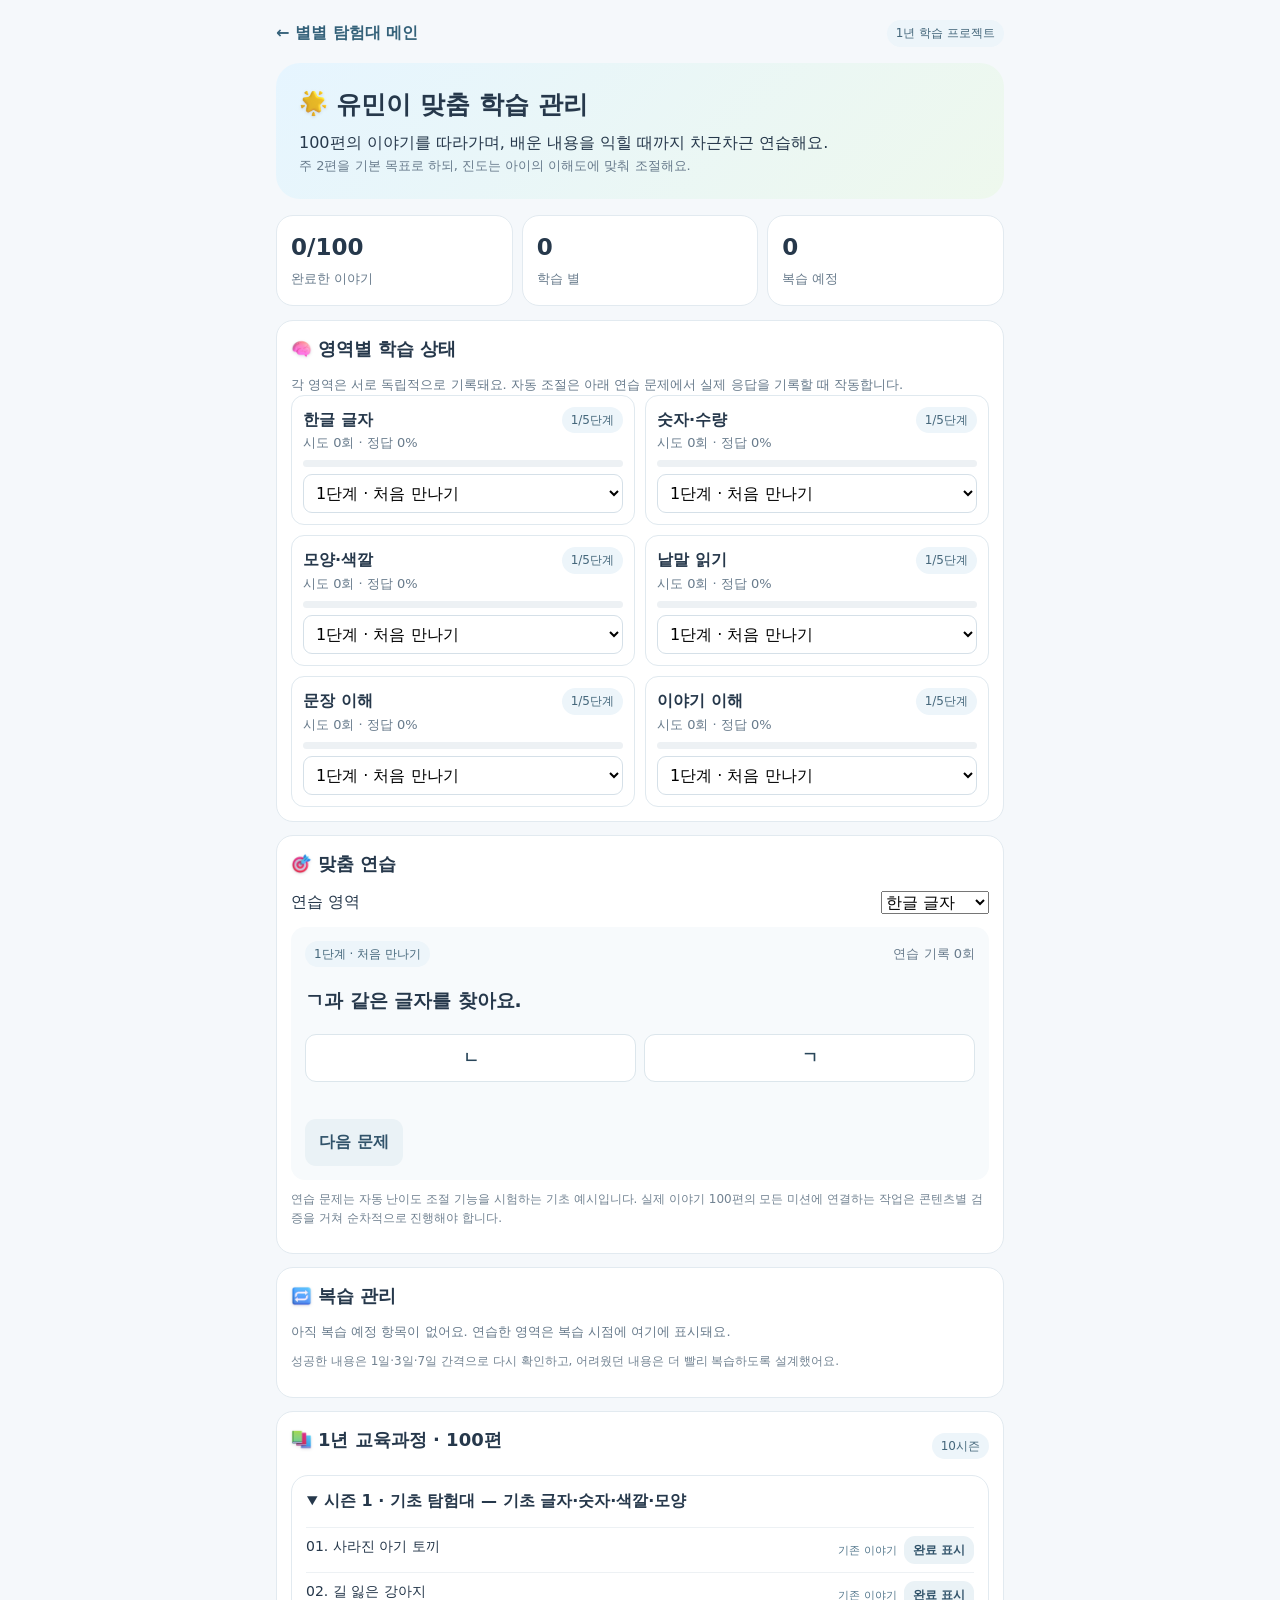
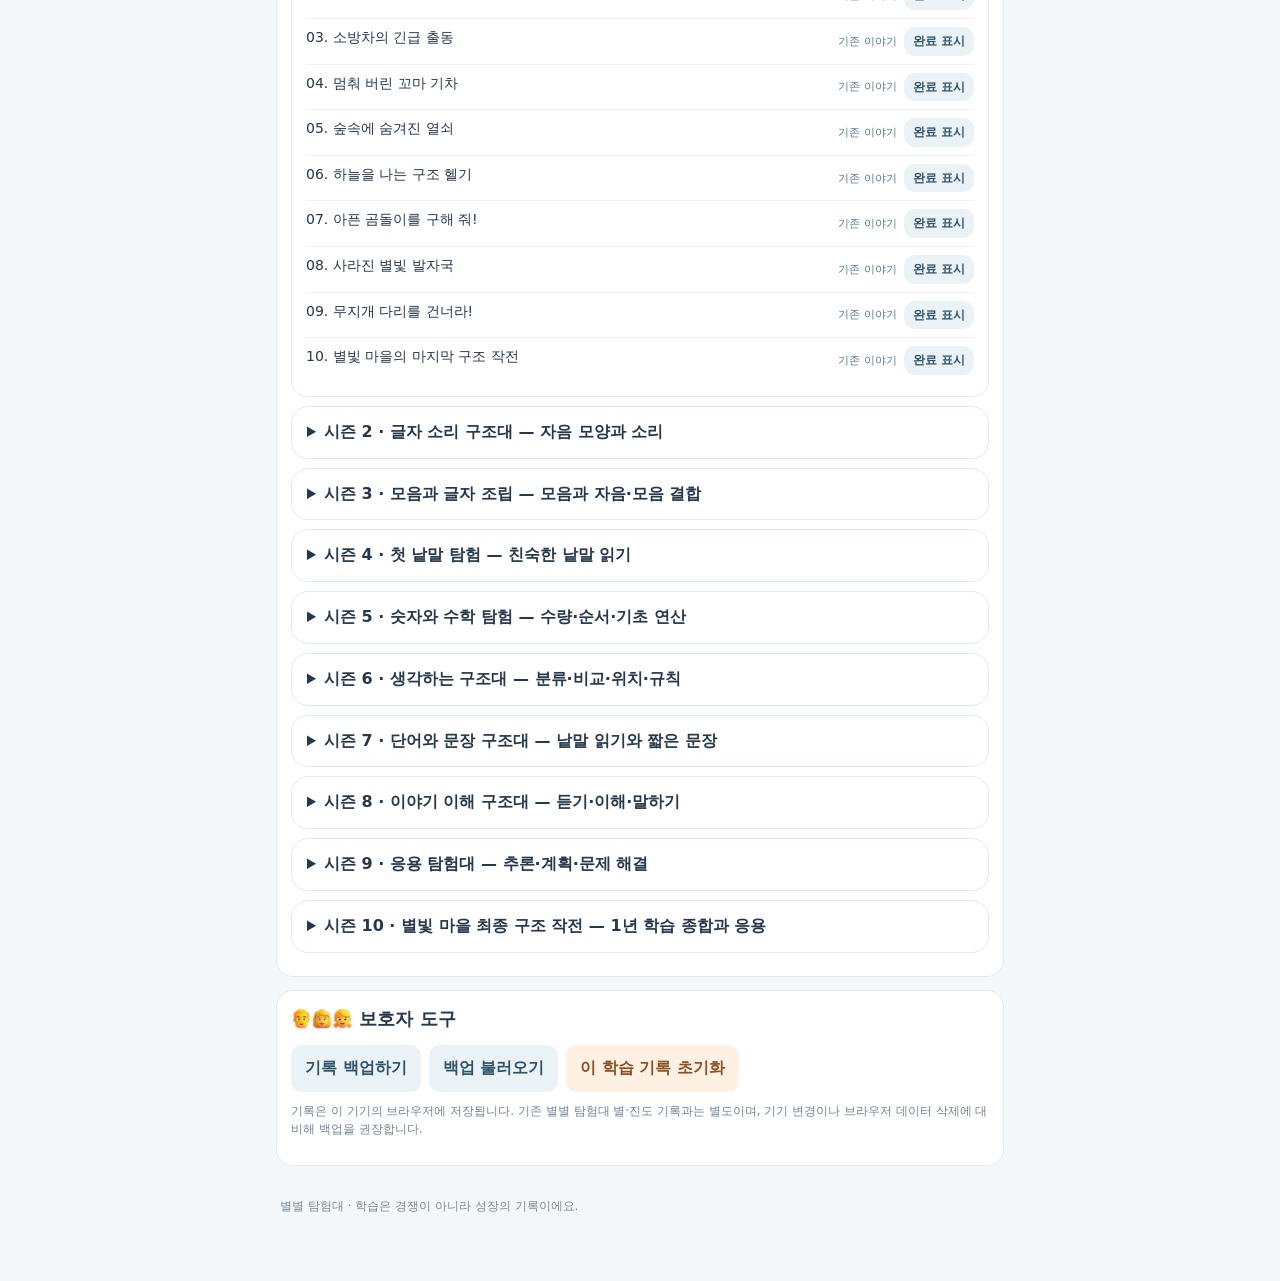
<file: learning-center.html>
<!doctype html>
<html lang="ko"><head><meta charset="utf-8"><meta name="viewport" content="width=device-width,initial-scale=1,viewport-fit=cover"><meta name="theme-color" content="#f5f8fb"><title>별별 탐험대 · 1년 맞춤 학습</title>
<style>
*{box-sizing:border-box}body{margin:0;background:#f5f8fb;color:#26384b;font-family:system-ui,-apple-system,sans-serif;line-height:1.55}main{max-width:760px;margin:auto;padding:20px 16px 48px}.top{display:flex;justify-content:space-between;align-items:center;gap:12px}.back{color:#35627a;text-decoration:none;font-weight:700}.hero{margin:16px 0;padding:23px;border-radius:24px;background:linear-gradient(135deg,#e6f5ff,#eef8ed)}h1{font-size:25px;margin:0 0 7px}.muted{color:#687b8c;font-size:13px}.stats{display:grid;grid-template-columns:repeat(3,1fr);gap:9px;margin:14px 0}.stat,.panel,.season{background:white;border:1px solid #e2eaf0;border-radius:17px;padding:14px}.stat b{font-size:23px;display:block}.panel{margin:13px 0}.panel h2{font-size:18px;margin:0 0 12px}.row{display:flex;align-items:center;justify-content:space-between;gap:10px}.pill{border-radius:99px;background:#edf5fa;padding:4px 9px;font-size:12px;color:#45677b}.skills{display:grid;grid-template-columns:repeat(2,1fr);gap:10px}.skill{border:1px solid #e0e9ef;border-radius:13px;padding:11px}.skill select,select,button{font:inherit}.skill select{width:100%;margin-top:7px;padding:8px;border:1px solid #d5e0e8;border-radius:9px;background:white}.bar{height:7px;background:#edf1f4;border-radius:20px;overflow:hidden;margin-top:7px}.bar i{display:block;height:100%;background:#36a27a;width:0}.btn{border:0;border-radius:11px;padding:11px 14px;background:#287b61;color:white;font-weight:700;cursor:pointer}.btn.alt{background:#eaf2f6;color:#31536a}.btn.warn{background:#fff0e4;color:#895124}.question{background:#f7fafc;border-radius:14px;padding:14px;margin-top:12px}.answers{display:grid;grid-template-columns:repeat(2,1fr);gap:8px;margin:12px 0}.answers button{background:white;color:#29465a;border:1px solid #dce6ec}.answers button:disabled{opacity:.6}.feedback{min-height:25px;font-weight:700}.season{margin:9px 0;padding:0;overflow:hidden}.season summary{padding:13px 15px;cursor:pointer;font-weight:700}.episodes{padding:0 14px 13px}.ep{display:flex;justify-content:space-between;gap:10px;padding:8px 0;border-top:1px solid #edf1f4;font-size:14px}.ep small{color:#7b8c98}.tag{font-size:11px;color:#53778c}.tools{display:flex;flex-wrap:wrap;gap:8px}.notice{font-size:12px;color:#728392;margin-top:10px}.footer{padding:18px 4px;color:#778896;font-size:12px}
@media(max-width:480px){.skills{grid-template-columns:1fr}.stats{gap:6px}.stat{padding:10px}.stat b{font-size:20px}}
</style><link rel="stylesheet" href="assets/3d/emoji-3d.css">
<script src="assets/3d/tts-safe.js"></script>
</head><body><main>
<div class="top"><a class="back" href="./">← 별별 탐험대 메인</a><span class="pill">1년 학습 프로젝트</span></div>
<section class="hero"><h1>🌟 유민이 맞춤 학습 관리</h1><div>100편의 이야기를 따라가며, 배운 내용을 익힐 때까지 차근차근 연습해요.</div><div class="muted">주 2편을 기본 목표로 하되, 진도는 아이의 이해도에 맞춰 조절해요.</div></section>
<div class="stats"><div class="stat"><b id="doneCount">0/100</b><span class="muted">완료한 이야기</span></div><div class="stat"><b id="starCount">0</b><span class="muted">학습 별</span></div><div class="stat"><b id="reviewCount">0</b><span class="muted">복습 예정</span></div></div>
<section class="panel"><h2>🧠 영역별 학습 상태</h2><div class="muted">각 영역은 서로 독립적으로 기록돼요. 자동 조절은 아래 연습 문제에서 실제 응답을 기록할 때 작동합니다.</div><div class="skills" id="skills"></div></section>
<section class="panel"><h2>🎯 맞춤 연습</h2><div class="row"><label for="skillPick">연습 영역</label><select id="skillPick"><option value="letters">한글 글자</option><option value="numbers">숫자·수량</option><option value="shapes">모양·색깔</option><option value="words">낱말 읽기</option><option value="sentences">문장 이해</option><option value="story">이야기 이해</option></select></div>
<div class="question"><div class="row"><span class="pill" id="levelLabel">1단계 · 처음 만나기</span><span class="muted" id="progressLabel">연습 기록 0회</span></div><h3 id="prompt">어떤 글자가 ㄱ일까요?</h3><div class="answers" id="answers"></div><div class="feedback" id="feedback" aria-live="polite"></div><button class="btn alt" id="nextBtn" type="button">다음 문제</button></div>
<p class="notice">연습 문제는 자동 난이도 조절 기능을 시험하는 기초 예시입니다. 실제 이야기 100편의 모든 미션에 연결하는 작업은 콘텐츠별 검증을 거쳐 순차적으로 진행해야 합니다.</p></section>
<section class="panel"><h2>🔁 복습 관리</h2><div id="reviews" class="muted">아직 복습 예정 항목이 없어요.</div><p class="notice">성공한 내용은 1일·3일·7일 간격으로 다시 확인하고, 어려웠던 내용은 더 빨리 복습하도록 설계했어요.</p></section>
<section class="panel"><div class="row"><h2>📚 1년 교육과정 · 100편</h2><span class="pill">10시즌</span></div><div id="curriculum"></div></section>
<section class="panel"><h2>👨‍👩‍👧 보호자 도구</h2><div class="tools"><button class="btn alt" id="exportBtn">기록 백업하기</button><label class="btn alt" for="importFile">백업 불러오기</label><input id="importFile" type="file" accept="application/json" hidden><button class="btn warn" id="resetBtn">이 학습 기록 초기화</button></div><p class="notice">기록은 이 기기의 브라우저에 저장됩니다. 기존 별별 탐험대 별·진도 기록과는 별도이며, 기기 변경이나 브라우저 데이터 삭제에 대비해 백업을 권장합니다.</p></section>
<div class="footer">별별 탐험대 · 학습은 경쟁이 아니라 성장의 기록이에요.</div></main>
<script>
(function(){
'use strict';
var KEY='byeolAdaptiveLearning_v1';
var SEASONS=[{"name":"기초 탐험대","goal":"기초 글자·숫자·색깔·모양","episodes":["사라진 아기 토끼","길 잃은 강아지","소방차의 긴급 출동","멈춰 버린 꼬마 기차","숲속에 숨겨진 열쇠","하늘을 나는 구조 헬기","아픈 곰돌이를 구해 줘!","사라진 별빛 발자국","무지개 다리를 건너라!","별빛 마을의 마지막 구조 작전"]},{"name":"글자 소리 구조대","goal":"자음 모양과 소리","episodes":["숲속의 ㄹ 소방관","마법의 ㅁ 상자","나무 위의 ㅂ 친구","사라진 ㅅ 표지판","우체국의 ㅇ 편지","연못의 ㅈ 구조 작전","차고지의 ㅊ 자동차","태양 마을의 ㅌ 열쇠","파란 풍선과 ㅍ","하늘섬의 ㅎ 비행선"]},{"name":"모음과 글자 조립","goal":"모음과 자음·모음 결합","episodes":["아기 오리의 ㅏ 모험","이글루 속 ㅣ 친구","우주선의 ㅜ 버튼","오색 풍선의 ㅗ","에코 숲의 ㅔ","여우의 ㅕ 지도","야옹이의 ㅑ 열쇠","유령 마을의 ㅠ","으악! 사라진 ㅡ","글자 조립 공장"]},{"name":"첫 낱말 탐험","goal":"친숙한 낱말 읽기","episodes":["나비를 찾아라","다람쥐의 도토리","바다의 보물상자","사라진 사과","아기 자동차","토끼의 토마토","포도밭 구조 작전","하마의 하품","동물 이름 맞히기","낱말 구조대 시험"]},{"name":"숫자와 수학 탐험","goal":"수량·순서·기초 연산","episodes":["숫자 1의 비밀","숫자 2의 비밀","숫자 3의 비밀","사라진 숫자 카드","사과를 나눠 줘","곰돌이의 간식","누가 더 많을까?","똑같이 나눠 줘","기차 칸을 채워라","숫자 마을 대작전"]},{"name":"생각하는 구조대","goal":"분류·비교·위치·규칙","episodes":["모양이 사라진 마을","색깔 도둑을 잡아라","큰 상자 작은 상자","길고 짧은 터널","어디에 숨었을까?","누가 먼저 도착할까?","반복되는 발자국","같은 친구를 찾아라","다른 그림을 찾아라","사라진 단서 조합"]},{"name":"단어와 문장 구조대","goal":"낱말 읽기와 짧은 문장","episodes":["엄마를 찾는 아기 곰","자동차 이름표","사라진 첫 글자","마지막 글자를 찾아라","단어 조립 로봇","그림으로 문장 만들기","누가 무엇을 할까?","짧은 문장 읽기","문장 순서 맞추기","문장 구조대 시험"]},{"name":"이야기 이해 구조대","goal":"듣기·이해·말하기","episodes":["누가 도움을 요청했을까?","어디에서 일어났을까?","무슨 일이 생겼을까?","왜 그랬을까?","다음에는 어떻게 될까?","처음과 마지막","주인공의 마음","내가 해결사라면","이야기 다시 들려주기","숲속 이야기 대회"]},{"name":"응용 탐험대","goal":"추론·계획·문제 해결","episodes":["지도 속 숨겨진 길","구조 차량 출동 순서","사라진 물건의 단서","숫자 암호 해독","글자 암호 해독","물건을 분류하라","두 가지 임무","세 가지 단서","나만의 구조 계획","최종 작전 리허설"]},{"name":"별빛 마을 최종 구조 작전","goal":"1년 학습 종합과 응용","episodes":["사라진 첫 번째 별빛","숫자 탑을 복구하라","색깔 열쇠를 찾아라","동물 친구들의 암호","무너진 문장 다리","숲속의 마지막 수수께끼","친구들과 협동 작전","별빛 지도 완성","마지막 구조 임무","별빛 탐험대의 약속"]}];
var SKILLS=[['letters','한글 글자'],['numbers','숫자·수량'],['shapes','모양·색깔'],['words','낱말 읽기'],['sentences','문장 이해'],['story','이야기 이해']];
var LEVELS=['처음 만나기','찾아보기','구별하기','혼자 해보기','응용하기'];
var BANK={
letters:[
{min:1,q:'ㄱ과 같은 글자를 찾아요.',a:'ㄱ',o:['ㄴ','ㄷ']},
{min:2,q:'기역 소리로 시작하는 글자는?',a:'ㄱ',o:['ㅁ','ㅅ']},
{min:3,q:'ㄱ과 ㄴ을 소리 내어 구별해 보세요. 기역은?',a:'ㄱ',o:['ㄴ','ㅁ']},
{min:4,q:'가, 나, 다 중 ㄱ으로 시작하는 글자는?',a:'가',o:['나','다']},
{min:5,q:'“가방”의 첫 글자는?',a:'가',o:['방','나']}
],
numbers:[
{min:1,q:'사과가 하나 있어요. 몇 개일까요?',a:'1개',o:['2개','3개']},
{min:2,q:'숫자 2를 찾아요.',a:'2',o:['1','3']},
{min:3,q:'셋 다음에 오는 수는?',a:'4',o:['2','5']},
{min:4,q:'사과 2개에 1개를 더하면?',a:'3개',o:['2개','4개']},
{min:5,q:'사과 5개 중 2개를 먹었어요. 몇 개가 남을까요?',a:'3개',o:['2개','4개']}
],
shapes:[
{min:1,q:'동그라미를 찾아요.',a:'● 동그라미',o:['▲ 세모','■ 네모']},
{min:2,q:'파란색을 골라요.',a:'파랑',o:['빨강','노랑']},
{min:3,q:'네모 모양을 골라요.',a:'■ 네모',o:['● 동그라미','▲ 세모']},
{min:4,q:'동그라미 다음에 세모가 와요. 다음 모양은?',a:'동그라미',o:['네모','세모']},
{min:5,q:'빨강·파랑·빨강·파랑 다음 색은?',a:'빨강',o:['노랑','초록']}
],
words:[
{min:1,q:'“나” 글자를 찾아요.',a:'나',o:['너','노']},
{min:2,q:'그림 없이 글자를 읽어 볼까요?',a:'나비',o:['바지','나무']},
{min:3,q:'강아지의 첫소리와 같은 글자는?',a:'ㄱ',o:['ㄴ','ㅁ']},
{min:4,q:'“바나나”와 같은 글자 수의 낱말은?',a:'토마토',o:['사과','포도']},
{min:5,q:'“강아지가 달려요”에서 행동을 나타내는 말은?',a:'달려요',o:['강아지가','강아지']}
],
sentences:[
{min:1,q:'“곰이 자요.” 누가 자나요?',a:'곰',o:['토끼','강아지']},
{min:2,q:'“아이가 사과를 먹어요.” 무엇을 먹나요?',a:'사과',o:['바나나','빵']},
{min:3,q:'“토끼가 당근을 먹어요.” 누가 먹나요?',a:'토끼',o:['당근','곰']},
{min:4,q:'“비가 와서 우산을 썼어요.” 우산을 쓴 까닭은?',a:'비를 피하려고',o:['잠을 자려고','배가 고파서']},
{min:5,q:'“먼저 손을 씻고 밥을 먹어요.” 먼저 하는 일은?',a:'손 씻기',o:['밥 먹기','잠자기']}
],
story:[
{min:1,q:'토끼가 길을 잃었어요. 누구를 도와줄까요?',a:'토끼',o:['기차','자동차']},
{min:2,q:'비가 오면 우산이 필요해요. 왜일까요?',a:'비를 막으려고',o:['잠을 자려고','배가 고파서']},
{min:3,q:'강아지가 길을 잃었어요. 먼저 할 일은?',a:'주변을 살펴요',o:['혼자 멀리 가요','그냥 지나가요']},
{min:4,q:'소방차가 출동했어요. 다음에 일어날 일은?',a:'불을 끄러 가요',o:['잠을 자요','수영을 해요']},
{min:5,q:'친구가 다쳤고 길도 막혔어요. 먼저 무엇을 해야 할까요?',a:'안전한 곳에서 도움을 요청해요',o:['위험한 곳으로 뛰어가요','모른 척해요']}
]
};
var data=load();var current=null;var answered=false;
function fresh(){var skills={};SKILLS.forEach(function(s){skills[s[0]]={level:1,streak:0,wrong:0,attempts:0,correct:0,independent:0,lastAt:0,dueAt:0};});return{skills:skills,completed:{},stars:0,history:[]};}
function load(){try{var d=JSON.parse(localStorage.getItem(KEY));if(d&&d.skills)return d;}catch(e){}return fresh();}
function save(){localStorage.setItem(KEY,JSON.stringify(data));}
function skill(){return data.skills[document.getElementById('skillPick').value];}
function renderSkills(){var root=document.getElementById('skills');root.innerHTML='';SKILLS.forEach(function(s){var x=data.skills[s[0]],pct=x.attempts?Math.round(x.correct/x.attempts*100):0;var div=document.createElement('div');div.className='skill';div.innerHTML='<div class="row"><b>'+s[1]+'</b><span class="pill">'+x.level+'/5단계</span></div><div class="muted">시도 '+x.attempts+'회 · 정답 '+pct+'%</div><div class="bar"><i style="width:'+pct+'%"></i></div><select aria-label="'+s[1]+' 난이도 직접 조정" data-skill="'+s[0]+'">'+LEVELS.map(function(l,i){return '<option value="'+(i+1)+'" '+(x.level===i+1?'selected':'')+'>'+(i+1)+'단계 · '+l+'</option>';}).join('')+'</select>';root.appendChild(div);});root.querySelectorAll('select').forEach(function(sel){sel.addEventListener('change',function(){data.skills[this.dataset.skill].level=Number(this.value);data.skills[this.dataset.skill].streak=0;save();render();});});}
function pickQuestion(){var id=document.getElementById('skillPick').value;var list=(BANK[id]||BANK.letters).filter(function(item){return (item.min||1)<=data.skills[id].level;});var x=data.skills[id];var q=list[Math.floor(Math.random()*list.length)];var opts=[q.a].concat(q.o).slice(0,x.level===1?2:3).sort(function(){return Math.random()-.5;});return{id:id,q:q,opts:opts};}
function next(){current=pickQuestion();answered=false;document.getElementById('feedback').textContent='';document.getElementById('prompt').textContent=current.q.q;document.getElementById('levelLabel').textContent=skill().level+'단계 · '+LEVELS[skill().level-1];document.getElementById('progressLabel').textContent='연습 기록 '+skill().attempts+'회';var root=document.getElementById('answers');root.innerHTML='';current.opts.forEach(function(opt){var b=document.createElement('button');b.className='btn';b.textContent=opt;b.addEventListener('click',function(){answer(opt,b);});root.appendChild(b);});}
function answer(opt,button){if(answered)return;answered=true;var x=skill(),ok=opt===current.q.a;x.attempts++;if(ok){x.correct++;x.streak++;x.wrong=0;x.independent++;data.stars++;document.getElementById('feedback').textContent='⭐ 잘했어요! 정답이에요.';if(x.streak>=3&&x.level<5){x.level++;x.streak=0;document.getElementById('feedback').insertAdjacentText('beforeend',' 다음 문제는 한 단계 도전해 볼게요!');}}else{x.wrong++;x.streak=0;document.getElementById('feedback').textContent='괜찮아요. 정답은 '+current.q.a+'예요. 다시 연습해 봐요.';if(x.wrong>=2&&x.level>1){x.level--;x.wrong=0;document.getElementById('feedback').insertAdjacentText('beforeend',' 다음에는 조금 더 쉬운 문제로 연습해요.');}}
x.lastAt=Date.now();x.dueAt=Date.now()+(ok?(x.correct>=7?7:x.correct>=3?3:1)*86400000:3600000);data.history.unshift({skill:current.id,ok:ok,at:Date.now(),level:x.level});data.history=data.history.slice(0,100);save();document.querySelectorAll('#answers button').forEach(function(b){b.disabled=true;});render();document.getElementById('levelLabel').textContent=x.level+'단계 · '+LEVELS[x.level-1];}
function renderCurriculum(){var root=document.getElementById('curriculum');root.innerHTML='';SEASONS.forEach(function(s,si){var details=document.createElement('details');details.className='season';if(si===0)details.open=true;var summary=document.createElement('summary');summary.textContent='시즌 '+(si+1)+' · '+s.name+' — '+s.goal;details.appendChild(summary);var list=document.createElement('div');list.className='episodes';s.episodes.forEach(function(ep,ei){var no=si*10+ei+1;var row=document.createElement('div');row.className='ep';var label=document.createElement('span');label.textContent=String(no).padStart(2,'0')+'. '+ep;var actions=document.createElement('span');actions.style.display='flex';actions.style.gap='7px';actions.style.alignItems='center';var meta=document.createElement('span');meta.className='tag';meta.textContent=data.completed[no]?'완료':(no<=10?'기존 이야기':'계획');var done=document.createElement('button');done.className='btn alt';done.style.padding='5px 9px';done.style.fontSize='12px';done.textContent=data.completed[no]?'완료됨':'완료 표시';done.disabled=!!data.completed[no];done.addEventListener('click',function(){data.completed[no]=true;data.stars++;save();render();renderCurriculum();});actions.appendChild(meta);actions.appendChild(done);row.appendChild(label);row.appendChild(actions);list.appendChild(row);});details.appendChild(list);root.appendChild(details);});}
function renderReviews(){var now=Date.now(),due=[];SKILLS.forEach(function(s){var x=data.skills[s[0]];if(x.dueAt&&x.dueAt<=now)due.push(s[1]);});document.getElementById('reviewCount').textContent=due.length;document.getElementById('reviews').textContent=due.length?due.join(' · ')+' 영역을 복습해 주세요.':'아직 복습 예정 항목이 없어요. 연습한 영역은 복습 시점에 여기에 표시돼요.';}
function render(){renderSkills();renderReviews();document.getElementById('starCount').textContent=data.stars;document.getElementById('doneCount').textContent=Object.keys(data.completed).length+'/100';}
document.getElementById('skillPick').addEventListener('change',next);document.getElementById('nextBtn').addEventListener('click',next);
document.getElementById('exportBtn').addEventListener('click',function(){var blob=new Blob([JSON.stringify(data,null,2)],{type:'application/json'});var url=URL.createObjectURL(blob);var a=document.createElement('a');a.href=url;a.download='byeol-learning-backup.json';a.click();URL.revokeObjectURL(url);});
document.getElementById('importFile').addEventListener('change',function(){var f=this.files[0];if(!f)return;var reader=new FileReader();reader.onload=function(){try{var d=JSON.parse(reader.result);if(!d.skills)throw new Error();data=d;save();render();alert('학습 기록을 불러왔어요.');}catch(e){alert('올바른 학습 백업 파일이 아니에요.');}};reader.readAsText(f);});
document.getElementById('resetBtn').addEventListener('click',function(){if(!confirm('이 페이지의 학습 기록만 초기화할까요? 기존 별별 탐험대 기록은 유지됩니다.'))return;data=fresh();save();render();next();});
renderCurriculum();render();next();
})();
</script><script src="assets/3d/emoji-3d.js" defer></script>
</body></html>
</file>
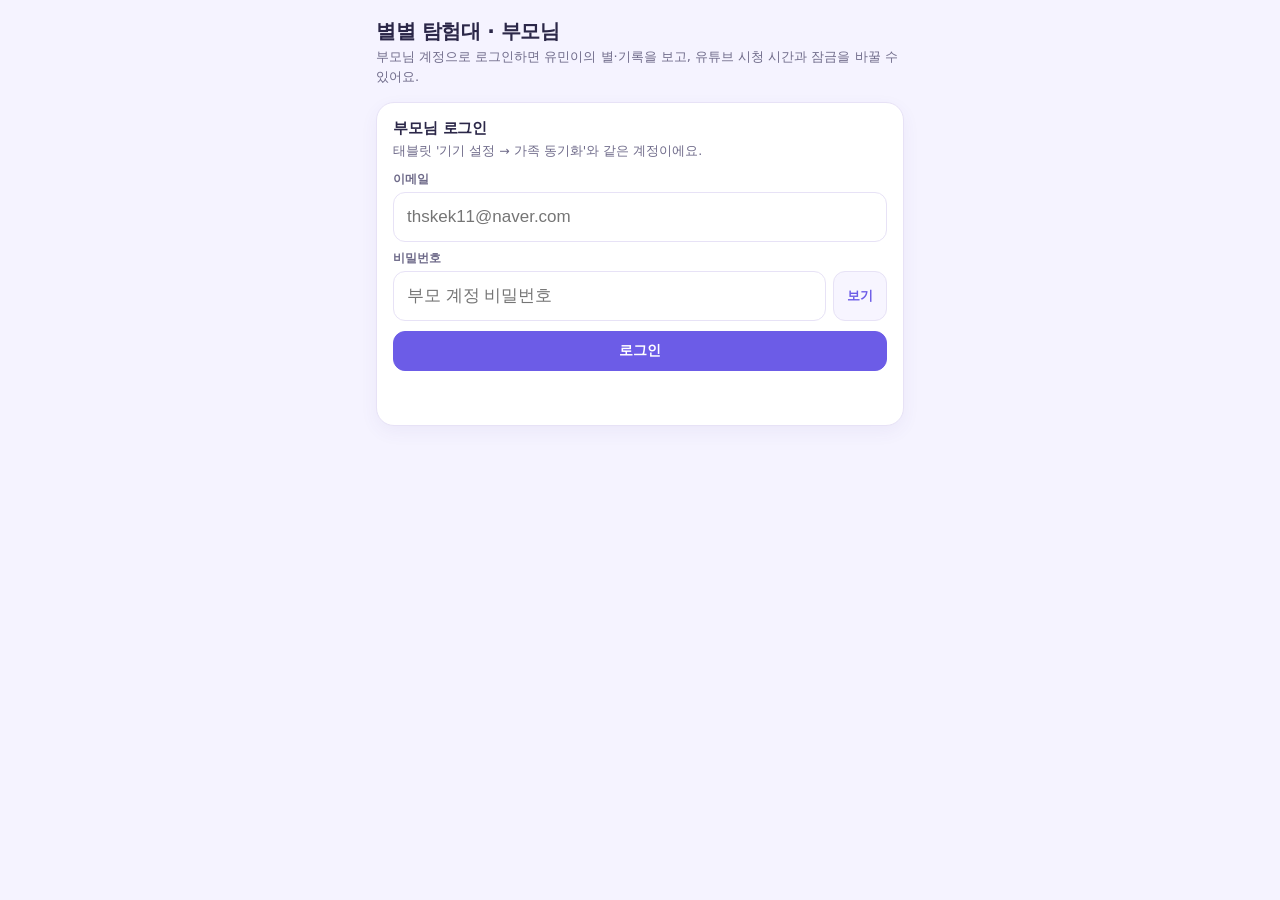
<file: parent.html>
<!doctype html>
<html lang="ko">
<head>
<meta charset="utf-8">
<meta name="viewport" content="width=device-width, initial-scale=1, viewport-fit=cover">
<meta name="apple-mobile-web-app-capable" content="yes">
<meta name="apple-mobile-web-app-status-bar-style" content="default">
<meta name="theme-color" content="#f4f1ff">
<title>별별 탐험대 · 부모님</title>
<style>
:root{
  --bg:#f5f3ff; --card:#ffffff; --ink:#2b2748; --sub:#6f6b8a; --line:#e7e2f6;
  --accent:#6c5ce7; --accent-soft:#eeeaff; --good:#2f8a5b; --warn:#d1495b;
}
*{box-sizing:border-box;}
html,body{margin:0;padding:0;background:var(--bg);color:var(--ink);
  font-family:'Pretendard',-apple-system,BlinkMacSystemFont,system-ui,'Apple SD Gothic Neo','Noto Sans KR',sans-serif;
  -webkit-text-size-adjust:100%;}
body{padding:18px 16px 40px;max-width:560px;margin:0 auto;}
h1{font-size:20px;margin:0 0 2px;letter-spacing:-.02em;}
.sub{font-size:13px;color:var(--sub);margin:0 0 16px;line-height:1.5;}
.card{background:var(--card);border:1px solid var(--line);border-radius:18px;padding:16px;margin:0 0 12px;
  box-shadow:0 6px 18px rgba(80,60,160,.06);}
.card h2{font-size:15px;margin:0 0 4px;letter-spacing:-.01em;}
.card p.hint{font-size:12.5px;color:var(--sub);margin:4px 0 10px;line-height:1.5;}
.row{display:flex;align-items:center;justify-content:space-between;gap:12px;padding:9px 0;
  border-top:1px solid #f1eefb;}
.row:first-of-type{border-top:none;}
.row .label{font-size:14px;font-weight:600;}
.row .label small{display:block;font-weight:400;color:var(--sub);font-size:11.5px;margin-top:2px;}
.stepper{display:flex;align-items:center;gap:6px;}
.stepper b{min-width:64px;text-align:center;font-size:15px;}
button{-webkit-appearance:none;appearance:none;font:inherit;cursor:pointer;}
.rnd{width:36px;height:36px;border-radius:50%;border:1px solid var(--line);background:#fff;
  color:var(--accent);font-size:18px;font-weight:700;line-height:1;display:flex;align-items:center;justify-content:center;}
.rnd:active{background:var(--accent-soft);}
.rnd[disabled]{opacity:.4;}
.btn{border:1px solid var(--line);background:#fff;border-radius:12px;padding:10px 14px;font-size:13.5px;
  font-weight:700;color:var(--ink);}
.btn.primary{background:var(--accent);border-color:var(--accent);color:#fff;}
.btn.soft{background:var(--accent-soft);border-color:#dcd6fb;color:#4b3fc0;}
.btn.danger{background:#fff1f3;border-color:#f7cdd4;color:var(--warn);}
.btn[disabled]{opacity:.5;}
.btn.on{background:var(--accent);border-color:var(--accent);color:#fff;}
.btns{display:flex;flex-wrap:wrap;gap:8px;}
input[type=email],input[type=password],input[type=time]{width:100%;padding:14px 13px;border-radius:12px;
  border:1.5px solid var(--line);font-size:17px;background:#fff;color:var(--ink);min-height:50px;}
.password-wrap{display:flex;align-items:stretch;gap:7px;}
.password-wrap input{flex:1;min-width:0;}
.password-toggle{border:1px solid var(--line);background:#f7f5ff;border-radius:12px;padding:0 13px;
  color:var(--accent);font-size:13px;font-weight:700;white-space:nowrap;}
label.field{display:block;margin:8px 0;}
label.field span{display:block;font-size:12px;font-weight:700;color:var(--sub);margin-bottom:4px;}
.summary{display:grid;grid-template-columns:repeat(2,1fr);gap:10px;}
.tile{background:var(--accent-soft);border-radius:14px;padding:12px;}
.tile b{display:block;font-size:20px;letter-spacing:-.02em;}
.tile span{font-size:11.5px;color:var(--sub);}
.state{font-size:12.5px;color:var(--sub);min-height:18px;margin-top:8px;}
.state.ok{color:var(--good);}
.state.err{color:var(--warn);}
.toggle{position:relative;width:52px;height:30px;border-radius:999px;background:#d9d5ea;border:none;padding:0;flex:0 0 auto;}
.toggle i{position:absolute;top:3px;left:3px;width:24px;height:24px;border-radius:50%;background:#fff;
  transition:left .18s;box-shadow:0 1px 3px rgba(0,0,0,.2);}
.toggle[aria-pressed=true]{background:var(--accent);}
.toggle[aria-pressed=true] i{left:25px;}
.chiprow{display:flex;gap:6px;flex-wrap:wrap;}
.chipbtn{border:1px solid var(--line);background:#fff;border-radius:999px;padding:8px 12px;font-size:13px;font-weight:700;color:var(--sub);}
.chipbtn.on{background:var(--accent);border-color:var(--accent);color:#fff;}
.hide{display:none!important;}
.foot{font-size:11.5px;color:#9a95b5;line-height:1.6;margin-top:6px;text-align:center;}
</style>
</head>
<body>
<h1>별별 탐험대 · 부모님</h1>
<p class="sub" id="hi">부모님 계정으로 로그인하면 유민이의 별·기록을 보고, 유튜브 시청 시간과 잠금을 바꿀 수 있어요.</p>

<!-- 로그인 -->
<div class="card" id="loginCard">
  <h2>부모님 로그인</h2>
  <p class="hint">태블릿 '기기 설정 → 가족 동기화'와 같은 계정이에요.</p>
  <label class="field"><span>이메일</span><input id="email" type="email" inputmode="email" autocomplete="username" placeholder="thskek11@naver.com"></label>
  <label class="field"><span>비밀번호</span><div class="password-wrap"><input id="password" type="password" autocomplete="current-password" enterkeyhint="go" placeholder="부모 계정 비밀번호"><button class="password-toggle" id="showPassword" type="button" aria-pressed="false">보기</button></div></label>
  <div class="btns" style="margin-top:10px;">
    <button class="btn primary" id="loginBtn" style="flex:1;">로그인</button>
  </div>
  <p class="state" id="loginState"></p>
</div>

<!-- 요약 -->
<div id="appBox" class="hide">
  <div class="card">
    <h2 id="kidTitle">유민이의 오늘</h2>
    <p class="hint" id="syncLine">기록을 불러오는 중…</p>
    <div class="summary">
      <div class="tile"><b id="sumStars">0</b><span>모은 별</span></div>
      <div class="tile"><b id="sumMap">0 / 14</b><span>별 지도</span></div>
      <div class="tile"><b id="sumLearn">0회</b><span>오늘 마친 학습</span></div>
      <div class="tile"><b id="sumCoupon">0장</b><span>소원 쿠폰</span></div>
    </div>
    <p class="hint" id="ytLine" style="margin-top:12px;"></p>
    <div class="btns">
      <button class="btn soft" id="refreshBtn">새로고침</button>
      <button class="btn" id="logoutBtn">로그아웃</button>
    </div>
    <p class="state" id="saveState"></p>
    <div style="border-top:1px solid var(--line);margin-top:12px;padding-top:12px;">
      <button class="btn soft" id="openPasswordChange" type="button">비밀번호 변경</button>
      <div id="passwordChangeBox" class="hide" style="margin-top:10px;">
        <label class="field"><span>새 비밀번호</span><input id="newPassword" type="password" autocomplete="new-password" placeholder="새 비밀번호 8자 이상"></label>
        <label class="field"><span>새 비밀번호 확인</span><input id="confirmPassword" type="password" autocomplete="new-password" placeholder="새 비밀번호 다시 입력"></label>
        <div class="btns"><button class="btn primary" id="savePassword" type="button">변경 저장</button><button class="btn" id="cancelPasswordChange" type="button">취소</button></div>
        <p class="state" id="passwordChangeState"></p>
      </div>
    </div>
  </div>

  <!-- 유튜브 키즈 -->
  <div class="card">
    <h2>유튜브 키즈</h2>
    <p class="hint">학습을 마치면 열리는 보상이에요. 바꾼 값은 태블릿이 1분 안에 받아 가요.</p>
    <div class="row">
      <div class="label">한 번에 보는 시간<small>5분 단위로 조절</small></div>
      <div class="stepper">
        <button class="rnd" data-step="ytMinutes" data-delta="-5">−</button>
        <b id="ytMinutesVal">20분</b>
        <button class="rnd" data-step="ytMinutes" data-delta="5">+</button>
      </div>
    </div>
    <div class="row">
      <div class="label">오늘만 연장<small>지금 보고 있으면 바로 늘어나요</small></div>
      <div class="btns">
        <button class="btn soft" data-bonus="10">+10분</button>
        <button class="btn soft" data-bonus="20">+20분</button>
      </div>
    </div>
    <div class="row">
      <div class="label">하루 시청 횟수<small>다 채우면 그날은 더 열리지 않아요</small></div>
      <div class="chiprow" id="ytMaxChips">
        <button class="chipbtn" data-ytmax="0">제한 없음</button>
        <button class="chipbtn" data-ytmax="1">1회</button>
        <button class="chipbtn" data-ytmax="2">2회</button>
        <button class="chipbtn" data-ytmax="3">3회</button>
      </div>
    </div>
    <div class="row">
      <div class="label">보상 조건<small>학습 몇 회를 마치면 열지</small></div>
      <div class="stepper">
        <button class="rnd" data-step="rewardNeed" data-delta="-1">−</button>
        <b id="rewardNeedVal">2회</b>
        <button class="rnd" data-step="rewardNeed" data-delta="1">+</button>
      </div>
    </div>
    <p class="hint" id="todayBonus"></p>
  </div>

  <!-- 별 지도 -->
  <div class="card">
    <h2>별 지도</h2>
    <div class="row">
      <div class="label">하루에 모을 수 있는 별<small>0이면 제한 없음 · 별 지도에 붙이는 것은 제한 없음</small></div>
      <div class="stepper">
        <button class="rnd" data-step="dailyCap" data-delta="-1">−</button>
        <b id="dailyCapVal">2개</b>
        <button class="rnd" data-step="dailyCap" data-delta="1">+</button>
      </div>
    </div>
  </div>

  <!-- 사용 시간 제한 -->
  <div class="card">
    <h2>사용 시간 제한</h2>
    <p class="hint">정한 시간에는 태블릿에 잠금 화면이 떠서 학습·앱 실행이 막혀요.</p>
    <div class="row">
      <div class="label">시간 제한 켜기</div>
      <button class="toggle" id="lockToggle" aria-pressed="false" aria-label="사용 시간 제한"><i></i></button>
    </div>
    <div class="row">
      <div class="label">잠금 시작</div>
      <input id="lockStart" type="time" style="width:130px;" value="21:00">
    </div>
    <div class="row">
      <div class="label">잠금 끝</div>
      <input id="lockEnd" type="time" style="width:130px;" value="07:00">
    </div>
    <div class="row">
      <div class="label">지금 잠금<small>지금 바로 태블릿을 잠가요</small></div>
      <button class="toggle" id="remoteToggle" aria-pressed="false" aria-label="지금 잠금"><i></i></button>
    </div>
  </div>

  <p class="foot">바꾼 값은 태블릿이 화면에 떠 있는 동안 60초마다, 또는 앱을 다시 열 때 적용돼요.<br>태블릿이 꺼져 있어도 다음에 켜질 때 이 값으로 시작해요.</p>
</div>

<script>
/* ══════════════════════════════════════════════════════════════
   별별 탐험대 · 부모 폰 원격 제어 (parent.html)
   같은 Supabase 가족 행(family_state)을 읽고 부모 설정(settings)을 씁니다.
   ══════════════════════════════════════════════════════════════ */
(function () {
  'use strict';
  var SUPABASE_URL = 'https://bwdawpcdqqurfjtdnvux.supabase.co';   /* sync.js 와 같은 값 */
  var SUPABASE_ANON_KEY = 'sb_publishable_owTr_uL0zLT8pmG-3M_Nkg_sH_CjyMS';   /* 공개용 publishable key (secret 키 금지) */
  var FAMILY_ID = 'family';
  /* 주소를 바꿔 시험할 때만: parent.html?api=https://...&key=... */
  try {
    var qs = new URLSearchParams(location.search);
    if (qs.get('api')) localStorage.setItem('byeol-family-api', qs.get('api'));
    if (qs.get('key')) localStorage.setItem('byeol-family-key', qs.get('key'));
    SUPABASE_URL = localStorage.getItem('byeol-family-api') || SUPABASE_URL;
    SUPABASE_ANON_KEY = localStorage.getItem('byeol-family-key') || SUPABASE_ANON_KEY;
  } catch (e) {}
  var LS_KEY = 'byeol-parent-v1';

  var cfg = { session: null, lastSync: 0, email: '' };
  try {
    var raw = localStorage.getItem(LS_KEY);
    if (raw) {
      var o = JSON.parse(raw);
      if (o && typeof o === 'object') {
        cfg.session = o.session || null;
        cfg.lastSync = o.lastSync || 0;
        cfg.email = o.email || '';
      }
    }
  } catch (e) {}

  function save() {
    try { localStorage.setItem(LS_KEY, JSON.stringify(cfg)); } catch (e) {}
  }

  var settings = null;   /* 서버의 부모 설정 */
  var book = null;       /* 아이 기록 */
  var busy = false;

  function $(id) { return document.getElementById(id); }
  function p2(n) { return n < 10 ? '0' + n : '' + n; }
  function todayStr() { var d = new Date(); return d.getFullYear() + '-' + p2(d.getMonth() + 1) + '-' + p2(d.getDate()); }
  function clamp(n, a, b) { return Math.min(b, Math.max(a, Math.round(n))); }
  function num(v, d) { return typeof v === 'number' && isFinite(v) ? v : d; }

  function headers(extra) {
    var h = { 'apikey': SUPABASE_ANON_KEY, 'Content-Type': 'application/json' };
    if (cfg.session && cfg.session.access_token) h['Authorization'] = 'Bearer ' + cfg.session.access_token;
    if (extra) for (var k in extra) if (Object.prototype.hasOwnProperty.call(extra, k)) h[k] = extra[k];
    return h;
  }

  function req(method, path, body, extra) {
    return fetch(SUPABASE_URL + path, {
      method: method, headers: headers(extra), cache: 'no-store',
      body: body == null ? undefined : JSON.stringify(body)
    }).then(function (r) {
      return r.text().then(function (t) {
        var d = null;
        try { d = t ? JSON.parse(t) : null; } catch (e) { d = t; }
        if (!r.ok) { var err = new Error('HTTP ' + r.status); err.status = r.status; err.data = d; throw err; }
        return d;
      });
    });
  }

  function setSession(tok) {
    cfg.session = tok ? {
      access_token: tok.access_token,
      refresh_token: tok.refresh_token,
      expires_at: Date.now() + (num(tok.expires_in, 3600) * 1000) - 30000,
      user: tok.user ? { id: tok.user.id, email: tok.user.email } : null
    } : null;
    if (tok && tok.user && tok.user.email) cfg.email = tok.user.email;
    save();
  }

  function ensureToken() {
    if (!cfg.session) return Promise.reject(new Error('로그인이 필요해요'));
    if (cfg.session.expires_at && cfg.session.expires_at > Date.now()) return Promise.resolve();
    return req('POST', '/auth/v1/token?grant_type=refresh_token', { refresh_token: cfg.session.refresh_token })
      .then(function (tok) { setSession(tok); return tok; })
      .catch(function () { setSession(null); throw new Error('로그인이 만료됐어요'); });
  }

  function state(msg, kind) {
    var el = $('saveState');
    if (!el) return;
    el.textContent = msg || '';
    el.className = 'state' + (kind ? ' ' + kind : '');
  }

  function renderLogin() {
    var on = !!cfg.session;
    $('loginCard').classList.toggle('hide', on);
    $('appBox').classList.toggle('hide', !on);
    if (on) $('hi').textContent = (cfg.email || '부모 계정') + ' 로 로그인했어요.';
  }

  function render() {
    if (!settings) return;
    $('ytMinutesVal').textContent = settings.ytMinutes + '분';
    $('rewardNeedVal').textContent = settings.rewardNeed + '회';
    $('dailyCapVal').textContent = settings.dailyCap ? settings.dailyCap + '개' : '제한 없음';
    $('lockStart').value = settings.lockStart;
    $('lockEnd').value = settings.lockEnd;
    setToggle($('lockToggle'), !!settings.lockOn);
    setToggle($('remoteToggle'), !!settings.remoteLock);
    var chips = document.querySelectorAll('#ytMaxChips [data-ytmax]');
    for (var i = 0; i < chips.length; i++) {
      chips[i].classList.toggle('on', Number(chips[i].getAttribute('data-ytmax')) === settings.ytDailySessions);
    }
    var bonusToday = settings.bonusDate === todayStr() ? settings.bonusMinutes : 0;
    $('todayBonus').textContent = bonusToday ? '오늘 ' + bonusToday + '분 더 연장했어요.' : '오늘은 연장하지 않았어요.';
  }

  /* 성을 뺀 이름으로 부른다 (정유민 → 유민이) */
  function given(name) {
    var s = String(name || '').trim();
    if (!s) return '유민';
    for (var i = 0; i < s.length; i++) {
      var c = s.charCodeAt(i);
      if (c < 0xAC00 || c > 0xD7A3) return s;
    }
    if (s.length >= 3 && s.charAt(s.length - 1) === '이') s = s.slice(0, -1);
    if (s.length <= 2) return s;
    if (s.length >= 4 && ['남궁', '황보', '제갈', '선우'].indexOf(s.slice(0, 2)) >= 0) return s.slice(2);
    return s.slice(1);
  }

  function renderBook() {
    var b = book || {};
    var name = (typeof b.name === 'string' && b.name.trim()) ? b.name.trim() : '유민이';
    $('kidTitle').textContent = given(name) + '이의 오늘';
    $('sumStars').textContent = num(b.stars, 0) + '개';
    $('sumMap').textContent = num(b.placed, 0) + ' / 14';
    var r = b.reward && typeof b.reward === 'object' ? b.reward : {};
    var today = todayStr();
    var lessons = (r.date === today) ? num(r.lessons, 0) : 0;
    var sessions = (r.date === today) ? num(r.sessions, 0) : 0;
    $('sumLearn').textContent = lessons + '회';
    var tickets = num(b.tickets, 0);
    var coupons = Array.isArray(b.coupons) ? b.coupons.length : 0;
    $('sumCoupon').textContent = (tickets ? tickets + '장' : (coupons ? coupons + '장' : '0장'));
    var running = num(r.endsAt, 0) > Date.now();
    var maxS = settings ? settings.ytDailySessions : 0;
    var line = '오늘 유튜브 키즈 ' + sessions + '회 봤어요';
    if (maxS) line += ' / 하루 ' + maxS + '회';
    if (running) {
      var left = Math.ceil((num(r.endsAt, 0) - Date.now()) / 60000);
      line += ' · 지금 보는 중 (약 ' + left + '분 남음)';
    } else if (maxS && sessions >= maxS) {
      line += ' · 오늘 몫을 다 마쳤어요';
    }
    if (settings && settings.remoteLock) line += ' · 🔒 지금 잠금 중';
    $('ytLine').textContent = line;
  }

  function setToggle(btn, on) {
    if (!btn) return;
    btn.setAttribute('aria-pressed', on ? 'true' : 'false');
  }

  function timeLabel(ts) {
    if (!ts) return '';
    var d = new Date(ts);
    return p2(d.getHours()) + ':' + p2(d.getMinutes());
  }

  function pull(silent) {
    if (busy) return Promise.resolve();
    if (!cfg.session) return Promise.resolve();
    busy = true;
    if (!silent) state('불러오는 중…');
    return ensureToken()
      .then(function () {
        return req('GET', '/rest/v1/family_state?id=eq.' + encodeURIComponent(FAMILY_ID) + '&select=book,settings,settings_updated_at');
      })
      .then(function (rows) {
        var row = rows && rows[0];
        if (!row) { state('아직 태블릿이 동기화하지 않았어요.', 'err'); return; }
        book = row.book || {};
        settings = normalize(row.settings || {});
        cfg.lastSync = Date.now();
        save();
        render();
        renderBook();
        $('syncLine').textContent = '마지막 확인 ' + timeLabel(cfg.lastSync) + ' · 태블릿과 같은 계정으로 보고 있어요';
        state('');
        busy = false;
      })
      .catch(function (e) {
        busy = false;
        if (e && e.status === 401) { setSession(null); renderLogin(); state('로그인이 만료됐어요. 다시 로그인해 주세요.', 'err'); }
        else state('불러오지 못했어요 (인터넷을 확인해 주세요).', 'err');
      });
  }

  function normalize(s) {
    var d = {
      ytMinutes: 20, ytDailySessions: 0, rewardNeed: 2, dailyCap: 2,
      lockOn: false, lockStart: '21:00', lockEnd: '07:00',
      remoteLock: false, bonusDate: '', bonusMinutes: 0
    };
    if (!s || typeof s !== 'object') return d;
    d.ytMinutes = clamp(num(s.ytMinutes, 20), 5, 180);
    d.ytDailySessions = clamp(num(s.ytDailySessions, 0), 0, 9);
    d.rewardNeed = clamp(num(s.rewardNeed, 2), 1, 5);
    d.dailyCap = clamp(num(s.dailyCap, 2), 0, 10);
    d.lockOn = !!s.lockOn;
    d.lockStart = /^\d\d:\d\d$/.test(s.lockStart) ? s.lockStart : '21:00';
    d.lockEnd = /^\d\d:\d\d$/.test(s.lockEnd) ? s.lockEnd : '07:00';
    d.remoteLock = !!s.remoteLock;
    d.bonusDate = typeof s.bonusDate === 'string' ? s.bonusDate : '';
    d.bonusMinutes = clamp(num(s.bonusMinutes, 0), 0, 240);
    return d;
  }

  function push(patch, okMsg) {
    if (!settings) return Promise.resolve();
    var next = normalize(Object.assign({}, settings, patch || {}));
    next.syncedAt = Date.now();
    settings = next;
    render();
    renderBook();
    state('태블릿에 저장하는 중…');
    return ensureToken()
      .then(function () {
        return req('PATCH', '/rest/v1/family_state?id=eq.' + encodeURIComponent(FAMILY_ID),
          { settings: next, settings_updated_at: Date.now() },
          { 'Prefer': 'return=representation' });
      })
      .then(function (rows) {
        if (rows && rows.length === 0) {
          /* 행이 없으면 만든다 */
          return req('POST', '/rest/v1/family_state',
            { id: FAMILY_ID, book: book || {}, settings: next, settings_updated_at: Date.now() },
            { 'Prefer': 'return=minimal' });
        }
      })
      .then(function () { state(okMsg || '저장했어요 · 태블릿이 1분 안에 받아 가요', 'ok'); })
      .catch(function (e) {
        if (e && e.status === 401) { setSession(null); renderLogin(); state('로그인이 만료됐어요.', 'err'); }
        else state('저장하지 못했어요. 다시 눌러 주세요.', 'err');
      });
  }

  /* ── 로그인 ─────────────────────────────────────────── */
  if ($('email')) $('email').value = cfg.email || '';
  $('showPassword').addEventListener('click', function () {
    var field = $('password');
    var showing = field.type === 'text';
    field.type = showing ? 'password' : 'text';
    this.textContent = showing ? '보기' : '숨기기';
    this.setAttribute('aria-pressed', showing ? 'false' : 'true');
  });

  $('openPasswordChange').addEventListener('click', function () {
    $('passwordChangeBox').classList.toggle('hide');
    $('passwordChangeState').textContent = '';
  });
  $('cancelPasswordChange').addEventListener('click', function () {
    $('passwordChangeBox').classList.add('hide');
    $('newPassword').value = '';
    $('confirmPassword').value = '';
    $('passwordChangeState').textContent = '';
  });
  $('savePassword').addEventListener('click', function () {
    var next = $('newPassword').value || '';
    var confirm = $('confirmPassword').value || '';
    var btn = this;
    if (next.length < 8) { $('passwordChangeState').textContent = '새 비밀번호는 8자 이상 입력해 주세요.'; return; }
    if (next !== confirm) { $('passwordChangeState').textContent = '새 비밀번호가 서로 달라요.'; return; }
    btn.disabled = true;
    $('passwordChangeState').textContent = '변경 중…';
    ensureToken().then(function () {
      return req('PUT', '/auth/v1/user', { password: next });
    }).then(function () {
      $('newPassword').value = '';
      $('confirmPassword').value = '';
      $('passwordChangeBox').classList.add('hide');
      $('passwordChangeState').textContent = '비밀번호를 변경했어요.';
      state('비밀번호를 변경했어요.', 'ok');
    }).catch(function () {
      $('passwordChangeState').textContent = '변경하지 못했어요. 다시 로그인한 뒤 시도해 주세요.';
    }).then(function () { btn.disabled = false; });
  });

  $('loginBtn').addEventListener('click', function () {
    var em = ($('email').value || '').trim();
    var pw = $('password').value || '';
    if (!em || !pw) { $('loginState').textContent = '이메일과 비밀번호를 입력해 주세요.'; return; }
    $('loginBtn').disabled = true;
    $('loginState').textContent = '로그인 중…';
    req('POST', '/auth/v1/token?grant_type=password', { email: em, password: pw })
      .then(function (tok) {
        $('loginBtn').disabled = false;
        $('password').value = '';
        setSession(tok);
        renderLogin();
        pull(false);
      })
      .catch(function () {
        $('loginBtn').disabled = false;
        $('loginState').textContent = '이메일 또는 비밀번호가 맞지 않아요.';
      });
  });

  $('logoutBtn').addEventListener('click', function () {
    setSession(null);
    settings = null; book = null;
    renderLogin();
    state('');
  });
  $('refreshBtn').addEventListener('click', function () { pull(false); });

  /* ── 조절 버튼 ──────────────────────────────────────── */
  var steps = document.querySelectorAll('[data-step]');
  for (var i = 0; i < steps.length; i++) {
    steps[i].addEventListener('click', function () {
      if (!settings) return;
      var key = this.getAttribute('data-step');
      var d = Number(this.getAttribute('data-delta'));
      var patch = {};
      if (key === 'ytMinutes') patch.ytMinutes = clamp(settings.ytMinutes + d, 5, 180);
      if (key === 'rewardNeed') patch.rewardNeed = clamp(settings.rewardNeed + d, 1, 5);
      if (key === 'dailyCap') patch.dailyCap = clamp(settings.dailyCap + d, 0, 10);
      push(patch, '저장했어요');
    });
  }

  var chips = document.querySelectorAll('#ytMaxChips [data-ytmax]');
  for (var c = 0; c < chips.length; c++) {
    chips[c].addEventListener('click', function () {
      var v = Number(this.getAttribute('data-ytmax')) || 0;
      push({ ytDailySessions: v }, v ? '하루 ' + v + '회로 저장했어요' : '하루 횟수 제한을 풀었어요');
    });
  }

  var bonusBtns = document.querySelectorAll('[data-bonus]');
  for (var b = 0; b < bonusBtns.length; b++) {
    bonusBtns[b].addEventListener('click', function () {
      if (!settings) return;
      var add = Number(this.getAttribute('data-bonus')) || 0;
      var today = todayStr();
      var base = settings.bonusDate === today ? settings.bonusMinutes : 0;
      push({ bonusDate: today, bonusMinutes: clamp(base + add, 0, 240) }, '오늘 ' + (base + add) + '분으로 늘렸어요');
    });
  }

  $('lockToggle').addEventListener('click', function () {
    if (!settings) return;
    push({ lockOn: !settings.lockOn }, settings.lockOn ? '시간 제한을 껐어요' : '시간 제한을 켰어요');
  });
  $('remoteToggle').addEventListener('click', function () {
    if (!settings) return;
    push({ remoteLock: !settings.remoteLock }, settings.remoteLock ? '잠금을 풀었어요' : '지금 태블릿을 잠갔어요');
  });
  $('lockStart').addEventListener('change', function () {
    if (!settings) return;
    push({ lockStart: this.value || settings.lockStart }, '잠금 시작 시각을 바꿨어요');
  });
  $('lockEnd').addEventListener('change', function () {
    if (!settings) return;
    push({ lockEnd: this.value || settings.lockEnd }, '잠금 끝 시각을 바꿨어요');
  });

  /* ── 시작 ───────────────────────────────────────────── */
  if (cfg.email) $('email').value = cfg.email;
  renderLogin();
  if (cfg.session) {
    pull(false);
    setInterval(function () {
      if (document.visibilityState === 'visible' && cfg.session) pull(true);
    }, 20000);
    document.addEventListener('visibilitychange', function () {
      if (document.visibilityState === 'visible' && cfg.session) pull(true);
    });
  }
})();
</script>
</body>
</html>
</file>
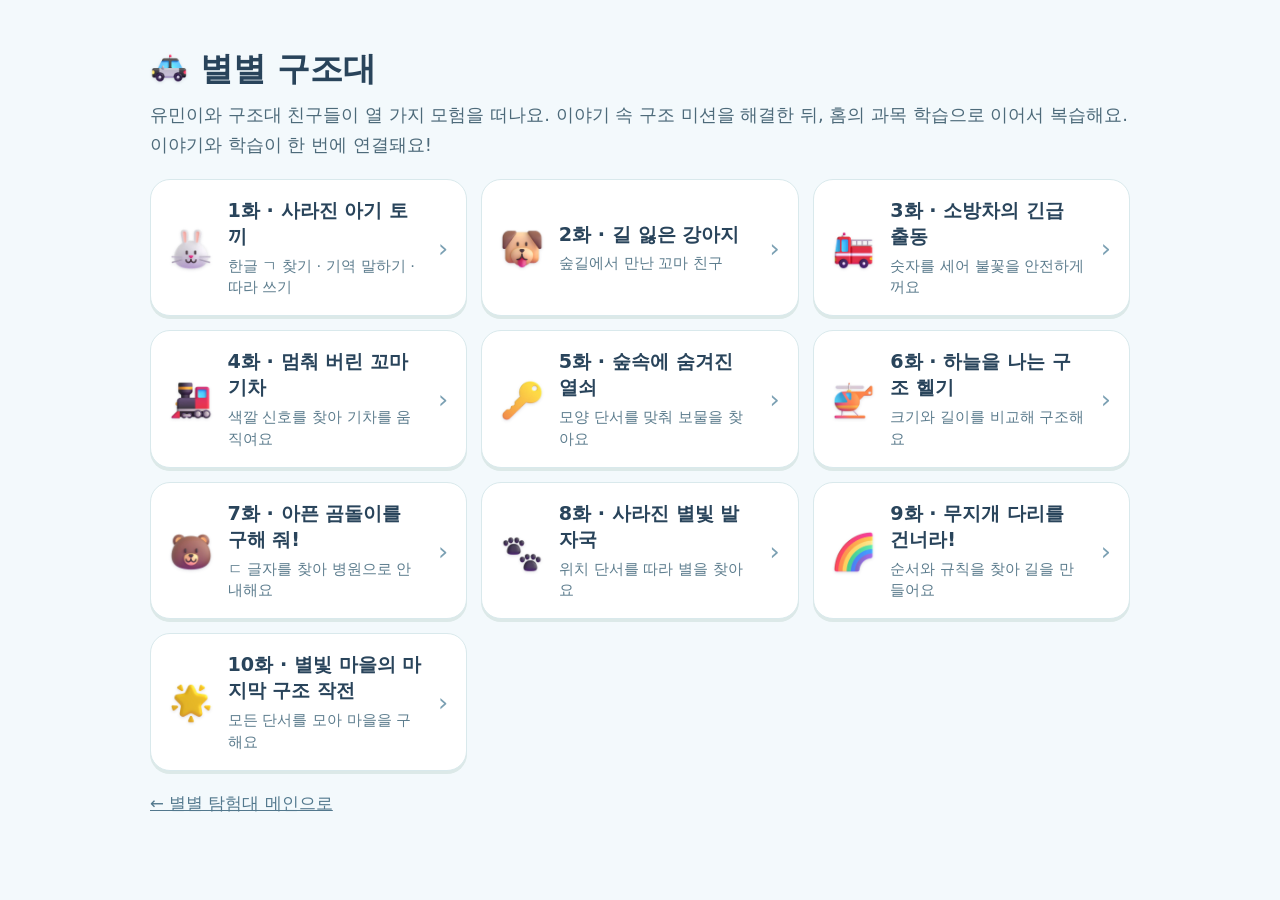
<file: stories.html>
<!doctype html><html lang="ko"><head><meta charset="utf-8"><meta name="viewport" content="width=device-width,initial-scale=1"><title>별별 탐험대 이야기 구조대</title><style>*{box-sizing:border-box}body{margin:0;padding:22px;background:#f3f9fc;color:#29445b;font-family:system-ui,-apple-system,sans-serif}main{max-width:min(980px,94vw);margin:25px auto}h1{font-size:clamp(28px,2.6vw,38px);margin:0 0 8px}p{color:#4d6a7a;line-height:1.7;font-size:clamp(15px,1.4vw,19px);margin:8px 0 18px}.episodes{display:grid;grid-template-columns:repeat(auto-fill,minmax(280px,1fr));gap:14px}.episode{display:flex;align-items:center;gap:15px;margin:0;padding:18px;border-radius:20px;background:#fff;border:1px solid #d9e9ec;color:inherit;text-decoration:none;box-shadow:0 3px 0 #dce9e8;transition:transform .15s ease,box-shadow .15s ease}.episode:hover{transform:translateY(-2px);box-shadow:0 8px 18px -14px rgba(35,80,100,.5)}.emoji{font-size:clamp(38px,3.4vw,50px);line-height:1;flex:0 0 auto}.emoji .emoji-3d{width:1em;height:1em;vertical-align:middle}.episode strong{display:block;font-size:clamp(17px,1.5vw,20px);line-height:1.35}.episode small{display:block;margin-top:5px;color:#5d7d8e;font-size:clamp(12.5px,1.15vw,15px);line-height:1.45}.arrow{margin-left:auto;font-size:clamp(22px,2vw,28px);color:#7ba0b3}.home{display:inline-block;margin-top:22px;color:#52788d;font-size:clamp(14px,1.3vw,17px)}@media (max-width:420px){main{max-width:100%}.episodes{grid-template-columns:1fr}.episode{padding:15px}.h1{font-size:26px}}</style><link rel="stylesheet" href="assets/3d/emoji-3d.css">
<script src="assets/3d/tts-safe.js"></script>
</head><body><main><h1>🚓 별별 구조대</h1><p>유민이와 구조대 친구들이 열 가지 모험을 떠나요. 이야기 속 구조 미션을 해결한 뒤, 홈의 과목 학습으로 이어서 복습해요. 이야기와 학습이 한 번에 연결돼요!</p><div class="episodes"><a class="episode" href="story-rescue-01.html"><span class="emoji">🐰</span><span><strong>1화 · 사라진 아기 토끼</strong><small>한글 ㄱ 찾기 · 기역 말하기 · 따라 쓰기</small></span><span class="arrow">›</span></a><a class="episode" href="story-rescue-02.html"><span class="emoji">🐶</span><span><strong>2화 · 길 잃은 강아지</strong><small>숲길에서 만난 꼬마 친구</small></span><span class="arrow">›</span></a><a class="episode" href="story-rescue-03.html"><span class="emoji">🚒</span><span><strong>3화 · 소방차의 긴급 출동</strong><small>숫자를 세어 불꽃을 안전하게 꺼요</small></span><span class="arrow">›</span></a><a class="episode" href="story-rescue-04.html"><span class="emoji">🚂</span><span><strong>4화 · 멈춰 버린 꼬마 기차</strong><small>색깔 신호를 찾아 기차를 움직여요</small></span><span class="arrow">›</span></a><a class="episode" href="story-rescue-05.html"><span class="emoji">🔑</span><span><strong>5화 · 숲속에 숨겨진 열쇠</strong><small>모양 단서를 맞춰 보물을 찾아요</small></span><span class="arrow">›</span></a><a class="episode" href="story-rescue-06.html"><span class="emoji">🚁</span><span><strong>6화 · 하늘을 나는 구조 헬기</strong><small>크기와 길이를 비교해 구조해요</small></span><span class="arrow">›</span></a><a class="episode" href="story-rescue-07.html"><span class="emoji">🐻</span><span><strong>7화 · 아픈 곰돌이를 구해 줘!</strong><small>ㄷ 글자를 찾아 병원으로 안내해요</small></span><span class="arrow">›</span></a><a class="episode" href="story-rescue-08.html"><span class="emoji">🐾</span><span><strong>8화 · 사라진 별빛 발자국</strong><small>위치 단서를 따라 별을 찾아요</small></span><span class="arrow">›</span></a><a class="episode" href="story-rescue-09.html"><span class="emoji">🌈</span><span><strong>9화 · 무지개 다리를 건너라!</strong><small>순서와 규칙을 찾아 길을 만들어요</small></span><span class="arrow">›</span></a><a class="episode" href="story-rescue-10.html"><span class="emoji">🌟</span><span><strong>10화 · 별빛 마을의 마지막 구조 작전</strong><small>모든 단서를 모아 마을을 구해요</small></span><span class="arrow">›</span></a></div><a class="home" href="./">← 별별 탐험대 메인으로</a></main><script src="assets/3d/emoji-3d.js" defer></script>
</body></html>
</file>
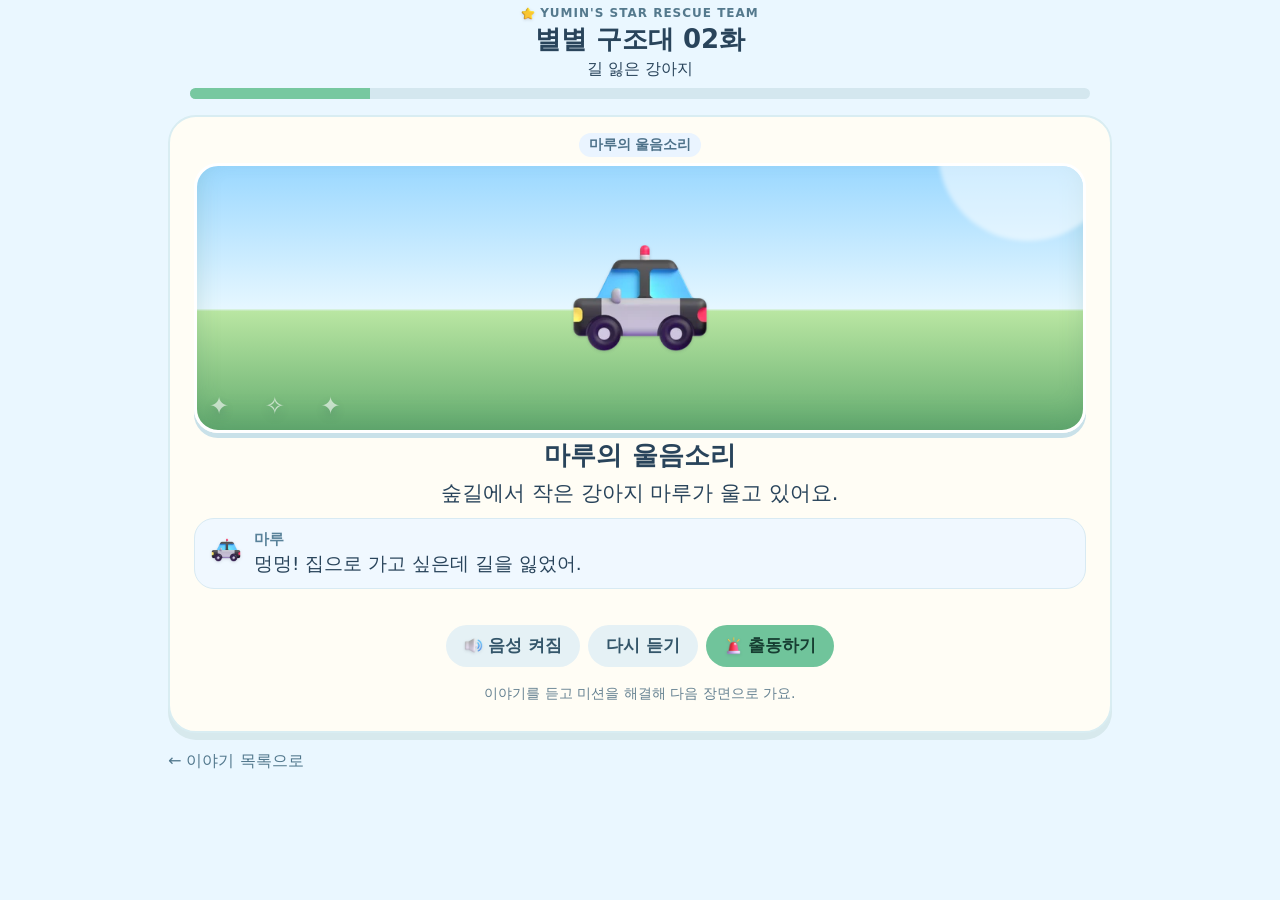
<file: story-rescue-02.html>
<!doctype html><html lang="ko"><head><meta charset="utf-8"><meta name="viewport" content="width=device-width,initial-scale=1"><meta name="theme-color" content="#eaf7ff"><title>별별 구조대 02 · 길 잃은 강아지</title><style>*{box-sizing:border-box}body{margin:0;background:#eaf7ff;color:#29445b;font-family:system-ui,-apple-system,sans-serif}header{text-align:center;padding:15px 12px 8px}.brand{font-size:12px;font-weight:800;letter-spacing:1px;color:#54798d}h1{font-size:23px;margin:6px}.progress{height:9px;background:#d4e7ef;border-radius:20px;max-width:560px;margin:12px auto;overflow:hidden}.bar{height:100%;background:#77c8a0;width:0;transition:.3s}main{max-width:650px;margin:auto;padding:8px 14px 28px}.scene{background:#fffdf5;border:2px solid #d9edf2;border-radius:24px;padding:16px;text-align:center;min-height:470px;box-shadow:0 7px #d7e9ed}.chapter{display:inline-block;padding:5px 12px;border-radius:20px;background:#eaf4ff;color:#4d7189;font-size:13px;font-weight:800}.picture{height:220px;border-radius:22px;background:linear-gradient(180deg,#a8ddff 0%,#dff4ff 58%,#b9dfa8 59%,#80bd83 100%);display:grid;place-items:center;font-size:104px;margin:12px 0;position:relative;overflow:hidden;border:3px solid #fff;box-shadow:inset 0 -12px 24px #397b5830,0 5px 0 #c9e1e9;isolation:isolate;text-shadow:0 5px 10px #355b5b40;animation:sceneIn .35s ease-out}.picture:before{content:"";position:absolute;z-index:-1;width:180px;height:180px;border-radius:50%;background:#fff8;top:-105px;right:-35px;filter:blur(2px)}.picture:after{content:"✦  ✧  ✦";position:absolute;z-index:-1;left:12px;bottom:10px;color:#fff9;font-size:24px;letter-spacing:14px}.picture.forest{background:linear-gradient(180deg,#9bd8ff 0%,#e6f7ff 54%,#b9e6a2 55%,#65ad70 100%)}.picture.fire{background:linear-gradient(180deg,#9bd8ff 0%,#f6f0dc 58%,#f5bd83 59%,#d97858 100%)}.picture.train{background:linear-gradient(180deg,#a6dfff 0%,#f4faff 58%,#b7d8a8 59%,#77a982 100%)}.picture.night{background:linear-gradient(180deg,#172b62 0%,#354d8b 58%,#6479a0 59%,#263d59 100%)}.picture.sky{background:linear-gradient(180deg,#64bfff 0%,#eaf8ff 66%,#c8e9fa 67%,#8ec8e8 100%)}.picture.clinic{background:linear-gradient(180deg,#b7e5ff 0%,#f7fbff 60%,#c4e7d5 61%,#8bc9a8 100%)}.picture.rainbow{background:linear-gradient(180deg,#7fcaff 0%,#f1fbff 64%,#c9e7ff 65%,#9dc9ef 100%)}.picture.village{background:linear-gradient(180deg,#182858 0%,#5d5a9b 57%,#e8b5a2 58%,#8f7792 100%)}@keyframes sceneIn{from{opacity:.65;transform:scale(.97)}to{opacity:1;transform:scale(1)}}h2{font-size:22px;margin:12px 0 8px}.story{font-size:16px;line-height:1.55;min-height:54px}.dialogue{display:flex;gap:10px;text-align:left;background:#f0f8ff;border:1px solid #d8eaf3;border-radius:16px;padding:11px;margin:12px 0}.avatar{font-size:30px}.speaker{font-size:12px;font-weight:800;color:#59829a}.say{font-size:15px;line-height:1.45}.choices{display:grid;grid-template-columns:repeat(3,1fr);gap:8px;margin:15px 0}.choice{background:white;border:2px solid #d7e9ed;border-radius:15px;padding:12px 5px;min-height:68px;font-size:15px;font-weight:bold;color:#29445b}.choice.correct{background:#effbf2;border-color:#70c59a}.choice.wrong{background:#fff0f0;border-color:#e9a2a2}button{cursor:pointer;font:inherit}.primary,.secondary{border:0;border-radius:30px;padding:12px 18px;margin:5px;font-weight:bold}.primary{background:#70c49b;color:#173e32}.secondary{background:#e5f1f5;color:#34566a}.feedback{min-height:28px;color:#41845f;font-weight:bold;font-size:14px}.hint{font-size:13px;color:#668292}.home{display:inline-block;margin:18px 0;color:#52788d;text-decoration:none}@media(max-width:380px){.scene{padding:12px}.picture{height:150px}.choices{gap:5px}.choice{font-size:13px}}</style><link rel="stylesheet" href="assets/3d/emoji-3d.css">
<script src="assets/3d/tts-safe.js"></script>

<style id="story-bigger">
/* ── 이야기 글씨·그림을 크게 — 태블릿에서도 시원하게 ── */
main{max-width:min(980px,94vw);padding:10px 18px 34px}
.scene{padding:clamp(18px,2.6vw,34px);border-radius:28px;min-height:0}
.chapter{font-size:clamp(14px,1.15vw,17px);padding:6px 14px}
h2{font-size:clamp(24px,2.4vw,34px);margin:14px 0 10px;line-height:1.3;word-break:keep-all}
.story{font-size:clamp(19px,1.75vw,27px);line-height:1.75;margin:10px 4px 14px;min-height:0;word-break:keep-all}
.dialogue{padding:clamp(14px,1.5vw,22px);border-radius:20px;gap:14px;margin:16px 0}
.avatar{font-size:clamp(34px,3.2vw,48px);flex:0 0 auto}
.avatar .emoji-3d{width:1em;height:1em}
.speaker{font-size:clamp(13px,1.2vw,17px)}
.say{font-size:clamp(17px,1.6vw,24px);line-height:1.65;word-break:keep-all}
.choices{gap:12px;margin:18px 0}
.choice{font-size:clamp(16px,1.5vw,22px);min-height:clamp(88px,10vh,120px);padding:14px 8px;border-radius:18px}
.choice span{font-size:clamp(38px,4vw,56px)}
.primary,.secondary{font-size:clamp(16px,1.4vw,20px);padding:14px 22px}
.feedback{font-size:clamp(15px,1.3vw,19px);min-height:32px}
.hint{font-size:clamp(14px,1.25vw,18px)}
.story-note{font-size:clamp(12px,1.1vw,15px)}
canvas{height:clamp(170px,24vh,240px)}
@media (min-width:900px){
  header{padding:18px 16px 8px}
  header h1{font-size:30px}
  .progress{max-width:min(900px,92vw);height:11px}
}
@media (max-width:380px){
  .scene{padding:14px}
  .story{font-size:18px}
}
.picture{height:clamp(230px,32vh,360px);font-size:clamp(120px,15vw,190px);border-radius:24px}
@media (max-width:380px){.picture{height:200px;font-size:110px}}
</style>

<style id="story-fit">
/* 태블릿 가로(1280x800)에서 이야기·그림·버튼이 한 화면에 들어오게 */
@media (min-width:900px) and (max-height:900px){
  header{padding:6px 12px 4px}
  header h1{font-size:26px;margin:2px}
  header .progress{margin:8px auto}
  main{padding:4px 18px 18px}
  .scene{padding:16px 24px 14px}
  .chapter{font-size:14px;padding:3px 10px}
  .picture{height:30vh;min-height:200px;font-size:clamp(96px,12vw,150px);margin:6px 0}
  h2{font-size:26px;margin:6px 0 4px}
  .story{font-size:21px;line-height:1.55;margin:4px 2px 8px}
  .dialogue{padding:10px 15px;margin:8px 0;gap:12px}
  .avatar{font-size:32px}
  .say{font-size:18.5px;line-height:1.55}
  .choices{margin:10px 0;gap:10px}
  .choice{min-height:74px;font-size:17px;padding:10px 6px}
  .choice span{font-size:32px;margin-bottom:2px}
  .feedback{min-height:24px;font-size:15px}
  .primary,.secondary{padding:10px 18px;font-size:16.5px;margin:4px}
  .hint{font-size:14px}
  canvas{height:150px}
  .story-note{font-size:12px;margin-top:6px}
  
}
</style>
</head><body><header><div class="brand">⭐ YUMIN'S STAR RESCUE TEAM</div><h1>별별 구조대 02화</h1><div>길 잃은 강아지</div><div class="progress"><div class="bar" id="bar"></div></div></header><main><section class="scene"><div class="chapter" id="chapter"></div><div class="picture" id="picture"></div><h2 id="heading"></h2><p class="story" id="story"></p><div class="dialogue"><div class="avatar" id="avatar">🚓</div><div><div class="speaker" id="speaker"></div><div class="say" id="line"></div></div></div><div id="task"></div><div class="feedback" id="feedback"></div><button class="secondary" id="voice">🔊 음성 켜짐</button><button class="secondary" id="repeat">다시 듣기</button><button class="primary" id="next">출동하기</button><button class="secondary" id="exit" style="display:none" onclick="location.href='index.html#learnSection'">📚 학습으로 이어가기</button><p class="hint">이야기를 듣고 미션을 해결해 다음 장면으로 가요.</p></section><a class="home" href="stories.html">← 이야기 목록으로</a></main><script>const scenes=[{"chapter":"마루의 울음소리","text":"숲길에서 작은 강아지 마루가 울고 있어요.","speaker":"마루","line":"멍멍! 집으로 가고 싶은데 길을 잃었어.","emoji":"🚓","choices":null},{"chapter":"첫 번째 단서 · ㄴ","text":"마루의 목걸이에 ㄴ이라는 글자가 있어요.","speaker":"삐뽀","line":"나무의 첫소리를 들어 봐. 어떤 글자일까?","emoji":"🌳","choices":["ㄱ","ㄴ","ㄷ"],"answer":1},{"chapter":"두 번째 단서 · 나","text":"표지판에 '나무 아래'라고 적혀 있어요.","speaker":"마루","line":"'나'와 같은 첫소리로 시작하는 말을 찾아줘!","emoji":"🍃","choices":["나비","기차","다리"],"answer":0},{"chapter":"마지막 길 찾기","text":"나무 아래에서 마루의 집으로 가는 표지판을 찾았어요.","speaker":"유민이","line":"마루야, 이제 집으로 갈 수 있어!","emoji":"🏡","choices":["집","바다","기차"],"answer":0},{"chapter":"구조 성공!","text":"마루가 가족을 만나 꼬리를 흔들어요. 별빛 지도 조각을 얻었어요!","speaker":"마루","line":"고마워! 유민이는 정말 멋진 구조대원이야!","emoji":"⭐","choices":null}];const id=x=>document.getElementById(x);const key="rescue02-step";let step=+(localStorage.getItem(key)||0);if(step<0||step>=scenes.length)step=0;let voice=true;function sceneTheme(s){const t=s.chapter+" "+s.text;if(/소방|불꽃|연기|호스/.test(t))return "fire";if(/기차|신호|기관사|역/.test(t))return "train";if(/별빛|별등|별 조각|밤|마을/.test(t))return "night";if(/헬기|하늘|비행/.test(t))return "sky";if(/곰|병원|아픈|치료/.test(t))return "clinic";if(/무지개|다리|구름/.test(t))return "rainbow";if(/마지막|마을/.test(t))return "village";return "forest"}function say(){if(!voice||!("speechSynthesis"in window))return;speechSynthesis.cancel();let s=scenes[step];let u=new SpeechSynthesisUtterance(s.chapter+". "+s.text+" "+s.speaker+". "+s.line);u.lang="ko-KR";speechSynthesis.speak(u)}function advance(){if(step<scenes.length-1){step++;localStorage.setItem(key,step);render()}}function render(){let s=scenes[step];if("speechSynthesis"in window)speechSynthesis.cancel();id("chapter").textContent=s.chapter;id("heading").textContent=s.chapter;id("story").textContent=s.text;id("speaker").textContent=s.speaker;id("line").textContent=s.line;id("avatar").textContent=s.emoji;id("picture").textContent=s.emoji;id("picture").className="picture "+sceneTheme(s);id("bar").style.width=((step+1)/scenes.length*100)+"%";id("feedback").textContent="";id("task").innerHTML="";id("next").style.display="inline-block";id("exit").style.display=step===scenes.length-1?"inline-block":"none";id("next").textContent=step===0?"🚨 출동하기":step===scenes.length-1?"처음부터 다시 보기":"다음 장면";if(s.choices){id("next").style.display="none";let w=document.createElement("div");w.className="choices";s.choices.forEach((v,i)=>{let b=document.createElement("button");b.className="choice";b.textContent=v;b.onclick=()=>{if(i===s.answer){b.classList.add("correct");id("feedback").textContent="정답이야! 단서를 찾았어.";w.querySelectorAll("button").forEach(x=>x.disabled=true);setTimeout(advance,850)}else{id("feedback").textContent="다시 한 번 생각해 보자!";b.classList.add("wrong")}};w.appendChild(b)});id("task").appendChild(w)}if(step===scenes.length-1){let stars=JSON.parse(localStorage.getItem("rescue-stars")||"[]");if(!stars.includes(2)){stars.push(2);localStorage.setItem("rescue-stars",JSON.stringify(stars))}id("feedback").textContent="🌟 임무 완료! 별빛 지도 조각을 획득했어요!";id("next").textContent="이야기 다시 보기"}say()}id("next").onclick=()=>{if(step===scenes.length-1){step=0;localStorage.setItem(key,0);render()}else advance()};id("repeat").onclick=say;id("voice").onclick=()=>{voice=!voice;id("voice").textContent=voice?"🔊 음성 켜짐":"🔇 음성 꺼짐";if(!voice&&"speechSynthesis"in window)speechSynthesis.cancel()};render();</script><script src="assets/3d/emoji-3d.js" defer></script>
</body></html>
</file>
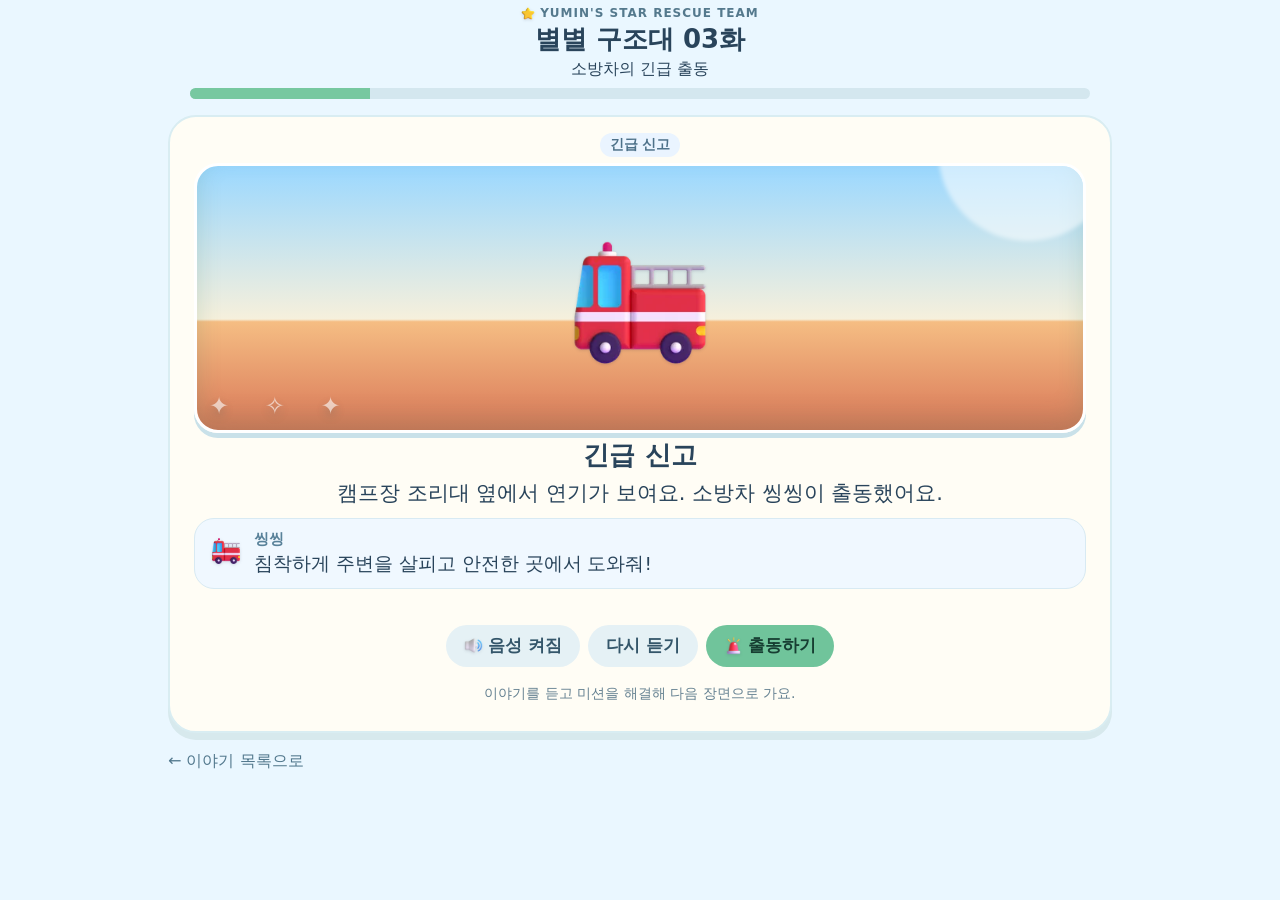
<file: story-rescue-03.html>
<!doctype html><html lang="ko"><head><meta charset="utf-8"><meta name="viewport" content="width=device-width,initial-scale=1"><meta name="theme-color" content="#eaf7ff"><title>별별 구조대 03 · 소방차의 긴급 출동</title><style>*{box-sizing:border-box}body{margin:0;background:#eaf7ff;color:#29445b;font-family:system-ui,-apple-system,sans-serif}header{text-align:center;padding:15px 12px 8px}.brand{font-size:12px;font-weight:800;letter-spacing:1px;color:#54798d}h1{font-size:23px;margin:6px}.progress{height:9px;background:#d4e7ef;border-radius:20px;max-width:560px;margin:12px auto;overflow:hidden}.bar{height:100%;background:#77c8a0;width:0;transition:.3s}main{max-width:650px;margin:auto;padding:8px 14px 28px}.scene{background:#fffdf5;border:2px solid #d9edf2;border-radius:24px;padding:16px;text-align:center;min-height:470px;box-shadow:0 7px #d7e9ed}.chapter{display:inline-block;padding:5px 12px;border-radius:20px;background:#eaf4ff;color:#4d7189;font-size:13px;font-weight:800}.picture{height:220px;border-radius:22px;background:linear-gradient(180deg,#a8ddff 0%,#dff4ff 58%,#b9dfa8 59%,#80bd83 100%);display:grid;place-items:center;font-size:104px;margin:12px 0;position:relative;overflow:hidden;border:3px solid #fff;box-shadow:inset 0 -12px 24px #397b5830,0 5px 0 #c9e1e9;isolation:isolate;text-shadow:0 5px 10px #355b5b40;animation:sceneIn .35s ease-out}.picture:before{content:"";position:absolute;z-index:-1;width:180px;height:180px;border-radius:50%;background:#fff8;top:-105px;right:-35px;filter:blur(2px)}.picture:after{content:"✦  ✧  ✦";position:absolute;z-index:-1;left:12px;bottom:10px;color:#fff9;font-size:24px;letter-spacing:14px}.picture.forest{background:linear-gradient(180deg,#9bd8ff 0%,#e6f7ff 54%,#b9e6a2 55%,#65ad70 100%)}.picture.fire{background:linear-gradient(180deg,#9bd8ff 0%,#f6f0dc 58%,#f5bd83 59%,#d97858 100%)}.picture.train{background:linear-gradient(180deg,#a6dfff 0%,#f4faff 58%,#b7d8a8 59%,#77a982 100%)}.picture.night{background:linear-gradient(180deg,#172b62 0%,#354d8b 58%,#6479a0 59%,#263d59 100%)}.picture.sky{background:linear-gradient(180deg,#64bfff 0%,#eaf8ff 66%,#c8e9fa 67%,#8ec8e8 100%)}.picture.clinic{background:linear-gradient(180deg,#b7e5ff 0%,#f7fbff 60%,#c4e7d5 61%,#8bc9a8 100%)}.picture.rainbow{background:linear-gradient(180deg,#7fcaff 0%,#f1fbff 64%,#c9e7ff 65%,#9dc9ef 100%)}.picture.village{background:linear-gradient(180deg,#182858 0%,#5d5a9b 57%,#e8b5a2 58%,#8f7792 100%)}@keyframes sceneIn{from{opacity:.65;transform:scale(.97)}to{opacity:1;transform:scale(1)}}h2{font-size:22px;margin:12px 0 8px}.story{font-size:16px;line-height:1.55;min-height:54px}.dialogue{display:flex;gap:10px;text-align:left;background:#f0f8ff;border:1px solid #d8eaf3;border-radius:16px;padding:11px;margin:12px 0}.avatar{font-size:30px}.speaker{font-size:12px;font-weight:800;color:#59829a}.say{font-size:15px;line-height:1.45}.choices{display:grid;grid-template-columns:repeat(3,1fr);gap:8px;margin:15px 0}.choice{background:white;border:2px solid #d7e9ed;border-radius:15px;padding:12px 5px;min-height:68px;font-size:15px;font-weight:bold;color:#29445b}.choice.correct{background:#effbf2;border-color:#70c59a}.choice.wrong{background:#fff0f0;border-color:#e9a2a2}button{cursor:pointer;font:inherit}.primary,.secondary{border:0;border-radius:30px;padding:12px 18px;margin:5px;font-weight:bold}.primary{background:#70c49b;color:#173e32}.secondary{background:#e5f1f5;color:#34566a}.feedback{min-height:28px;color:#41845f;font-weight:bold;font-size:14px}.hint{font-size:13px;color:#668292}.home{display:inline-block;margin:18px 0;color:#52788d;text-decoration:none}@media(max-width:380px){.scene{padding:12px}.picture{height:150px}.choices{gap:5px}.choice{font-size:13px}}</style><link rel="stylesheet" href="assets/3d/emoji-3d.css">
<script src="assets/3d/tts-safe.js"></script>

<style id="story-bigger">
/* ── 이야기 글씨·그림을 크게 — 태블릿에서도 시원하게 ── */
main{max-width:min(980px,94vw);padding:10px 18px 34px}
.scene{padding:clamp(18px,2.6vw,34px);border-radius:28px;min-height:0}
.chapter{font-size:clamp(14px,1.15vw,17px);padding:6px 14px}
h2{font-size:clamp(24px,2.4vw,34px);margin:14px 0 10px;line-height:1.3;word-break:keep-all}
.story{font-size:clamp(19px,1.75vw,27px);line-height:1.75;margin:10px 4px 14px;min-height:0;word-break:keep-all}
.dialogue{padding:clamp(14px,1.5vw,22px);border-radius:20px;gap:14px;margin:16px 0}
.avatar{font-size:clamp(34px,3.2vw,48px);flex:0 0 auto}
.avatar .emoji-3d{width:1em;height:1em}
.speaker{font-size:clamp(13px,1.2vw,17px)}
.say{font-size:clamp(17px,1.6vw,24px);line-height:1.65;word-break:keep-all}
.choices{gap:12px;margin:18px 0}
.choice{font-size:clamp(16px,1.5vw,22px);min-height:clamp(88px,10vh,120px);padding:14px 8px;border-radius:18px}
.choice span{font-size:clamp(38px,4vw,56px)}
.primary,.secondary{font-size:clamp(16px,1.4vw,20px);padding:14px 22px}
.feedback{font-size:clamp(15px,1.3vw,19px);min-height:32px}
.hint{font-size:clamp(14px,1.25vw,18px)}
.story-note{font-size:clamp(12px,1.1vw,15px)}
canvas{height:clamp(170px,24vh,240px)}
@media (min-width:900px){
  header{padding:18px 16px 8px}
  header h1{font-size:30px}
  .progress{max-width:min(900px,92vw);height:11px}
}
@media (max-width:380px){
  .scene{padding:14px}
  .story{font-size:18px}
}
.picture{height:clamp(230px,32vh,360px);font-size:clamp(120px,15vw,190px);border-radius:24px}
@media (max-width:380px){.picture{height:200px;font-size:110px}}
</style>

<style id="story-fit">
/* 태블릿 가로(1280x800)에서 이야기·그림·버튼이 한 화면에 들어오게 */
@media (min-width:900px) and (max-height:900px){
  header{padding:6px 12px 4px}
  header h1{font-size:26px;margin:2px}
  header .progress{margin:8px auto}
  main{padding:4px 18px 18px}
  .scene{padding:16px 24px 14px}
  .chapter{font-size:14px;padding:3px 10px}
  .picture{height:30vh;min-height:200px;font-size:clamp(96px,12vw,150px);margin:6px 0}
  h2{font-size:26px;margin:6px 0 4px}
  .story{font-size:21px;line-height:1.55;margin:4px 2px 8px}
  .dialogue{padding:10px 15px;margin:8px 0;gap:12px}
  .avatar{font-size:32px}
  .say{font-size:18.5px;line-height:1.55}
  .choices{margin:10px 0;gap:10px}
  .choice{min-height:74px;font-size:17px;padding:10px 6px}
  .choice span{font-size:32px;margin-bottom:2px}
  .feedback{min-height:24px;font-size:15px}
  .primary,.secondary{padding:10px 18px;font-size:16.5px;margin:4px}
  .hint{font-size:14px}
  canvas{height:150px}
  .story-note{font-size:12px;margin-top:6px}
  
}
</style>
</head><body><header><div class="brand">⭐ YUMIN'S STAR RESCUE TEAM</div><h1>별별 구조대 03화</h1><div>소방차의 긴급 출동</div><div class="progress"><div class="bar" id="bar"></div></div></header><main><section class="scene"><div class="chapter" id="chapter"></div><div class="picture" id="picture"></div><h2 id="heading"></h2><p class="story" id="story"></p><div class="dialogue"><div class="avatar" id="avatar">🚓</div><div><div class="speaker" id="speaker"></div><div class="say" id="line"></div></div></div><div id="task"></div><div class="feedback" id="feedback"></div><button class="secondary" id="voice">🔊 음성 켜짐</button><button class="secondary" id="repeat">다시 듣기</button><button class="primary" id="next">출동하기</button><button class="secondary" id="exit" style="display:none" onclick="location.href='index.html#learnSection'">📚 학습으로 이어가기</button><p class="hint">이야기를 듣고 미션을 해결해 다음 장면으로 가요.</p></section><a class="home" href="stories.html">← 이야기 목록으로</a></main><script>const scenes=[{"chapter":"긴급 신고","text":"캠프장 조리대 옆에서 연기가 보여요. 소방차 씽씽이 출동했어요.","speaker":"씽씽","line":"침착하게 주변을 살피고 안전한 곳에서 도와줘!","emoji":"🚒","choices":null},{"chapter":"첫 번째 임무 · 하나","text":"소방 호스가 하나 필요해요.","speaker":"씽씽","line":"호스가 몇 개인지 세어 볼까?","emoji":"🧯","choices":["1개","2개","3개"],"answer":0},{"chapter":"두 번째 임무 · 둘","text":"소방대원이 물통 두 개를 준비했어요.","speaker":"대원","line":"물통 두 개를 찾아서 숫자를 골라 줘!","emoji":"🪣","choices":["1개","2개","3개"],"answer":1},{"chapter":"세 번째 임무 · 셋","text":"불꽃이 모두 꺼졌는지 마지막으로 확인해요.","speaker":"삐뽀","line":"안전 표지 세 개를 세어 보자!","emoji":"🔺","choices":["1개","2개","3개"],"answer":2},{"chapter":"임무 완료!","text":"캠프장은 다시 안전해졌어요. 별빛 지도 조각을 얻었어요!","speaker":"씽씽","line":"유민이 덕분에 모두 안전해!","emoji":"⭐","choices":null}];const id=x=>document.getElementById(x);const key="rescue03-step";let step=+(localStorage.getItem(key)||0);if(step<0||step>=scenes.length)step=0;let voice=true;function sceneTheme(s){const t=s.chapter+" "+s.text;if(/소방|불꽃|연기|호스/.test(t))return "fire";if(/기차|신호|기관사|역/.test(t))return "train";if(/별빛|별등|별 조각|밤|마을/.test(t))return "night";if(/헬기|하늘|비행/.test(t))return "sky";if(/곰|병원|아픈|치료/.test(t))return "clinic";if(/무지개|다리|구름/.test(t))return "rainbow";if(/마지막|마을/.test(t))return "village";return "forest"}function say(){if(!voice||!("speechSynthesis"in window))return;speechSynthesis.cancel();let s=scenes[step];let u=new SpeechSynthesisUtterance(s.chapter+". "+s.text+" "+s.speaker+". "+s.line);u.lang="ko-KR";speechSynthesis.speak(u)}function advance(){if(step<scenes.length-1){step++;localStorage.setItem(key,step);render()}}function render(){let s=scenes[step];if("speechSynthesis"in window)speechSynthesis.cancel();id("chapter").textContent=s.chapter;id("heading").textContent=s.chapter;id("story").textContent=s.text;id("speaker").textContent=s.speaker;id("line").textContent=s.line;id("avatar").textContent=s.emoji;id("picture").textContent=s.emoji;id("picture").className="picture "+sceneTheme(s);id("bar").style.width=((step+1)/scenes.length*100)+"%";id("feedback").textContent="";id("task").innerHTML="";id("next").style.display="inline-block";id("exit").style.display=step===scenes.length-1?"inline-block":"none";id("next").textContent=step===0?"🚨 출동하기":step===scenes.length-1?"처음부터 다시 보기":"다음 장면";if(s.choices){id("next").style.display="none";let w=document.createElement("div");w.className="choices";s.choices.forEach((v,i)=>{let b=document.createElement("button");b.className="choice";b.textContent=v;b.onclick=()=>{if(i===s.answer){b.classList.add("correct");id("feedback").textContent="정답이야! 단서를 찾았어.";w.querySelectorAll("button").forEach(x=>x.disabled=true);setTimeout(advance,850)}else{id("feedback").textContent="다시 한 번 생각해 보자!";b.classList.add("wrong")}};w.appendChild(b)});id("task").appendChild(w)}if(step===scenes.length-1){let stars=JSON.parse(localStorage.getItem("rescue-stars")||"[]");if(!stars.includes(3)){stars.push(3);localStorage.setItem("rescue-stars",JSON.stringify(stars))}id("feedback").textContent="🌟 임무 완료! 별빛 지도 조각을 획득했어요!";id("next").textContent="이야기 다시 보기"}say()}id("next").onclick=()=>{if(step===scenes.length-1){step=0;localStorage.setItem(key,0);render()}else advance()};id("repeat").onclick=say;id("voice").onclick=()=>{voice=!voice;id("voice").textContent=voice?"🔊 음성 켜짐":"🔇 음성 꺼짐";if(!voice&&"speechSynthesis"in window)speechSynthesis.cancel()};render();</script><script src="assets/3d/emoji-3d.js" defer></script>
</body></html>
</file>
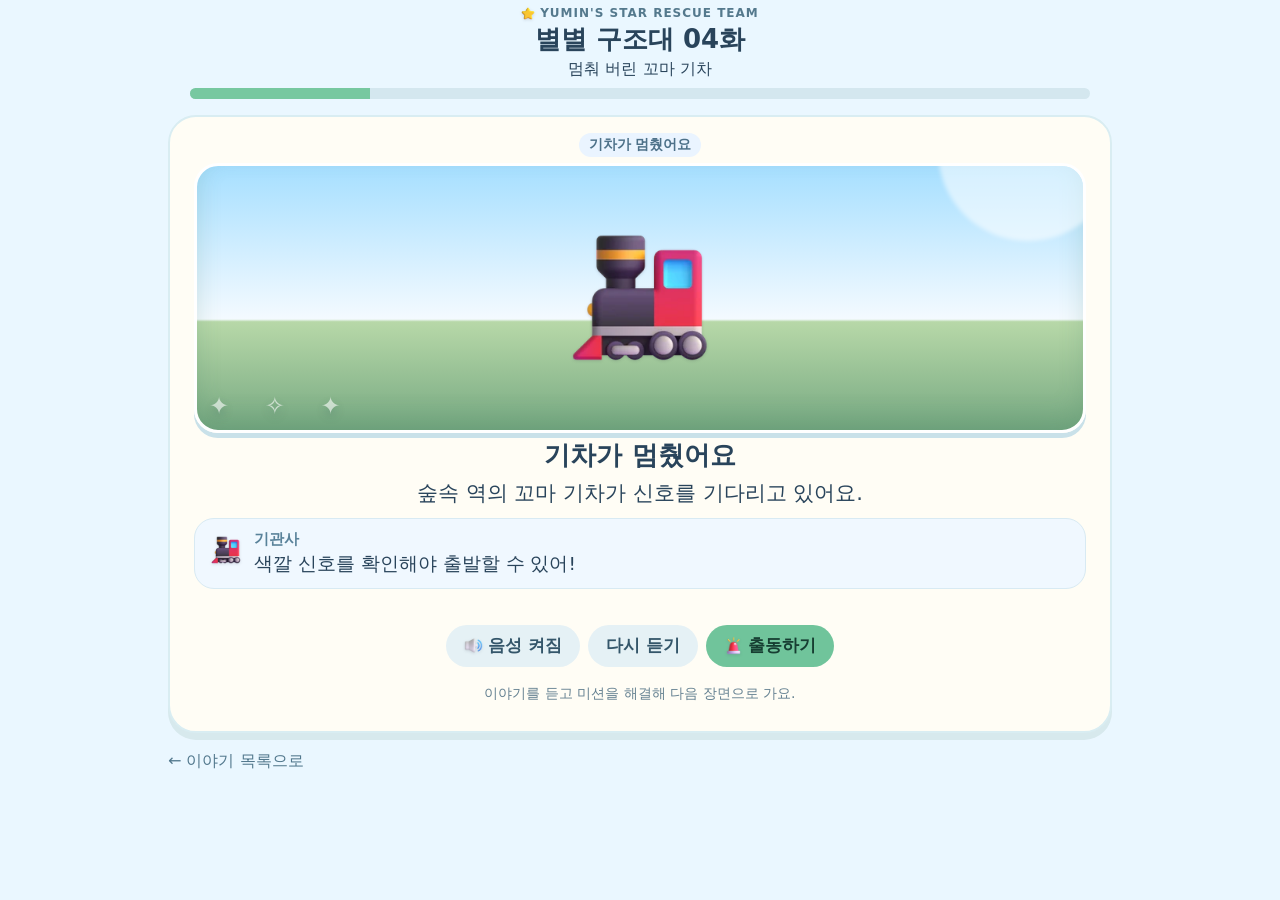
<file: story-rescue-04.html>
<!doctype html><html lang="ko"><head><meta charset="utf-8"><meta name="viewport" content="width=device-width,initial-scale=1"><meta name="theme-color" content="#eaf7ff"><title>별별 구조대 04 · 멈춰 버린 꼬마 기차</title><style>*{box-sizing:border-box}body{margin:0;background:#eaf7ff;color:#29445b;font-family:system-ui,-apple-system,sans-serif}header{text-align:center;padding:15px 12px 8px}.brand{font-size:12px;font-weight:800;letter-spacing:1px;color:#54798d}h1{font-size:23px;margin:6px}.progress{height:9px;background:#d4e7ef;border-radius:20px;max-width:560px;margin:12px auto;overflow:hidden}.bar{height:100%;background:#77c8a0;width:0;transition:.3s}main{max-width:650px;margin:auto;padding:8px 14px 28px}.scene{background:#fffdf5;border:2px solid #d9edf2;border-radius:24px;padding:16px;text-align:center;min-height:470px;box-shadow:0 7px #d7e9ed}.chapter{display:inline-block;padding:5px 12px;border-radius:20px;background:#eaf4ff;color:#4d7189;font-size:13px;font-weight:800}.picture{height:220px;border-radius:22px;background:linear-gradient(180deg,#a8ddff 0%,#dff4ff 58%,#b9dfa8 59%,#80bd83 100%);display:grid;place-items:center;font-size:104px;margin:12px 0;position:relative;overflow:hidden;border:3px solid #fff;box-shadow:inset 0 -12px 24px #397b5830,0 5px 0 #c9e1e9;isolation:isolate;text-shadow:0 5px 10px #355b5b40;animation:sceneIn .35s ease-out}.picture:before{content:"";position:absolute;z-index:-1;width:180px;height:180px;border-radius:50%;background:#fff8;top:-105px;right:-35px;filter:blur(2px)}.picture:after{content:"✦  ✧  ✦";position:absolute;z-index:-1;left:12px;bottom:10px;color:#fff9;font-size:24px;letter-spacing:14px}.picture.forest{background:linear-gradient(180deg,#9bd8ff 0%,#e6f7ff 54%,#b9e6a2 55%,#65ad70 100%)}.picture.fire{background:linear-gradient(180deg,#9bd8ff 0%,#f6f0dc 58%,#f5bd83 59%,#d97858 100%)}.picture.train{background:linear-gradient(180deg,#a6dfff 0%,#f4faff 58%,#b7d8a8 59%,#77a982 100%)}.picture.night{background:linear-gradient(180deg,#172b62 0%,#354d8b 58%,#6479a0 59%,#263d59 100%)}.picture.sky{background:linear-gradient(180deg,#64bfff 0%,#eaf8ff 66%,#c8e9fa 67%,#8ec8e8 100%)}.picture.clinic{background:linear-gradient(180deg,#b7e5ff 0%,#f7fbff 60%,#c4e7d5 61%,#8bc9a8 100%)}.picture.rainbow{background:linear-gradient(180deg,#7fcaff 0%,#f1fbff 64%,#c9e7ff 65%,#9dc9ef 100%)}.picture.village{background:linear-gradient(180deg,#182858 0%,#5d5a9b 57%,#e8b5a2 58%,#8f7792 100%)}@keyframes sceneIn{from{opacity:.65;transform:scale(.97)}to{opacity:1;transform:scale(1)}}h2{font-size:22px;margin:12px 0 8px}.story{font-size:16px;line-height:1.55;min-height:54px}.dialogue{display:flex;gap:10px;text-align:left;background:#f0f8ff;border:1px solid #d8eaf3;border-radius:16px;padding:11px;margin:12px 0}.avatar{font-size:30px}.speaker{font-size:12px;font-weight:800;color:#59829a}.say{font-size:15px;line-height:1.45}.choices{display:grid;grid-template-columns:repeat(3,1fr);gap:8px;margin:15px 0}.choice{background:white;border:2px solid #d7e9ed;border-radius:15px;padding:12px 5px;min-height:68px;font-size:15px;font-weight:bold;color:#29445b}.choice.correct{background:#effbf2;border-color:#70c59a}.choice.wrong{background:#fff0f0;border-color:#e9a2a2}button{cursor:pointer;font:inherit}.primary,.secondary{border:0;border-radius:30px;padding:12px 18px;margin:5px;font-weight:bold}.primary{background:#70c49b;color:#173e32}.secondary{background:#e5f1f5;color:#34566a}.feedback{min-height:28px;color:#41845f;font-weight:bold;font-size:14px}.hint{font-size:13px;color:#668292}.home{display:inline-block;margin:18px 0;color:#52788d;text-decoration:none}@media(max-width:380px){.scene{padding:12px}.picture{height:150px}.choices{gap:5px}.choice{font-size:13px}}</style><link rel="stylesheet" href="assets/3d/emoji-3d.css">
<script src="assets/3d/tts-safe.js"></script>

<style id="story-bigger">
/* ── 이야기 글씨·그림을 크게 — 태블릿에서도 시원하게 ── */
main{max-width:min(980px,94vw);padding:10px 18px 34px}
.scene{padding:clamp(18px,2.6vw,34px);border-radius:28px;min-height:0}
.chapter{font-size:clamp(14px,1.15vw,17px);padding:6px 14px}
h2{font-size:clamp(24px,2.4vw,34px);margin:14px 0 10px;line-height:1.3;word-break:keep-all}
.story{font-size:clamp(19px,1.75vw,27px);line-height:1.75;margin:10px 4px 14px;min-height:0;word-break:keep-all}
.dialogue{padding:clamp(14px,1.5vw,22px);border-radius:20px;gap:14px;margin:16px 0}
.avatar{font-size:clamp(34px,3.2vw,48px);flex:0 0 auto}
.avatar .emoji-3d{width:1em;height:1em}
.speaker{font-size:clamp(13px,1.2vw,17px)}
.say{font-size:clamp(17px,1.6vw,24px);line-height:1.65;word-break:keep-all}
.choices{gap:12px;margin:18px 0}
.choice{font-size:clamp(16px,1.5vw,22px);min-height:clamp(88px,10vh,120px);padding:14px 8px;border-radius:18px}
.choice span{font-size:clamp(38px,4vw,56px)}
.primary,.secondary{font-size:clamp(16px,1.4vw,20px);padding:14px 22px}
.feedback{font-size:clamp(15px,1.3vw,19px);min-height:32px}
.hint{font-size:clamp(14px,1.25vw,18px)}
.story-note{font-size:clamp(12px,1.1vw,15px)}
canvas{height:clamp(170px,24vh,240px)}
@media (min-width:900px){
  header{padding:18px 16px 8px}
  header h1{font-size:30px}
  .progress{max-width:min(900px,92vw);height:11px}
}
@media (max-width:380px){
  .scene{padding:14px}
  .story{font-size:18px}
}
.picture{height:clamp(230px,32vh,360px);font-size:clamp(120px,15vw,190px);border-radius:24px}
@media (max-width:380px){.picture{height:200px;font-size:110px}}
</style>

<style id="story-fit">
/* 태블릿 가로(1280x800)에서 이야기·그림·버튼이 한 화면에 들어오게 */
@media (min-width:900px) and (max-height:900px){
  header{padding:6px 12px 4px}
  header h1{font-size:26px;margin:2px}
  header .progress{margin:8px auto}
  main{padding:4px 18px 18px}
  .scene{padding:16px 24px 14px}
  .chapter{font-size:14px;padding:3px 10px}
  .picture{height:30vh;min-height:200px;font-size:clamp(96px,12vw,150px);margin:6px 0}
  h2{font-size:26px;margin:6px 0 4px}
  .story{font-size:21px;line-height:1.55;margin:4px 2px 8px}
  .dialogue{padding:10px 15px;margin:8px 0;gap:12px}
  .avatar{font-size:32px}
  .say{font-size:18.5px;line-height:1.55}
  .choices{margin:10px 0;gap:10px}
  .choice{min-height:74px;font-size:17px;padding:10px 6px}
  .choice span{font-size:32px;margin-bottom:2px}
  .feedback{min-height:24px;font-size:15px}
  .primary,.secondary{padding:10px 18px;font-size:16.5px;margin:4px}
  .hint{font-size:14px}
  canvas{height:150px}
  .story-note{font-size:12px;margin-top:6px}
  
}
</style>
</head><body><header><div class="brand">⭐ YUMIN'S STAR RESCUE TEAM</div><h1>별별 구조대 04화</h1><div>멈춰 버린 꼬마 기차</div><div class="progress"><div class="bar" id="bar"></div></div></header><main><section class="scene"><div class="chapter" id="chapter"></div><div class="picture" id="picture"></div><h2 id="heading"></h2><p class="story" id="story"></p><div class="dialogue"><div class="avatar" id="avatar">🚓</div><div><div class="speaker" id="speaker"></div><div class="say" id="line"></div></div></div><div id="task"></div><div class="feedback" id="feedback"></div><button class="secondary" id="voice">🔊 음성 켜짐</button><button class="secondary" id="repeat">다시 듣기</button><button class="primary" id="next">출동하기</button><button class="secondary" id="exit" style="display:none" onclick="location.href='index.html#learnSection'">📚 학습으로 이어가기</button><p class="hint">이야기를 듣고 미션을 해결해 다음 장면으로 가요.</p></section><a class="home" href="stories.html">← 이야기 목록으로</a></main><script>const scenes=[{"chapter":"기차가 멈췄어요","text":"숲속 역의 꼬마 기차가 신호를 기다리고 있어요.","speaker":"기관사","line":"색깔 신호를 확인해야 출발할 수 있어!","emoji":"🚂","choices":null},{"chapter":"첫 번째 신호 · 빨강","text":"신호등에서 빨간색 불빛을 찾아야 해요.","speaker":"삐뽀","line":"빨간색은 어떤 색깔일까?","emoji":"🚦","choices":["🔴 빨강","🔵 파랑","🟡 노랑"],"answer":0},{"chapter":"두 번째 신호 · 파랑","text":"이번에는 파란 깃발을 찾아야 해요.","speaker":"기관사","line":"파란색을 골라 줘!","emoji":"🚩","choices":["🔴 빨강","🔵 파랑","🟡 노랑"],"answer":1},{"chapter":"세 번째 신호 · 노랑","text":"마지막 노란 별 표지판을 찾았어요.","speaker":"씽씽","line":"노란색은 어느 것일까?","emoji":"⭐","choices":["🔴 빨강","🔵 파랑","🟡 노랑"],"answer":2},{"chapter":"출발 성공!","text":"세 가지 색깔 신호를 모두 찾았어요. 기차가 안전하게 출발하고 별 조각을 얻었어요!","speaker":"기관사","line":"칙칙폭폭! 유민이 덕분이야!","emoji":"🌟","choices":null}];const id=x=>document.getElementById(x);const key="rescue04-step";let step=+(localStorage.getItem(key)||0);if(step<0||step>=scenes.length)step=0;let voice=true;function sceneTheme(s){const t=s.chapter+" "+s.text;if(/소방|불꽃|연기|호스/.test(t))return "fire";if(/기차|신호|기관사|역/.test(t))return "train";if(/별빛|별등|별 조각|밤|마을/.test(t))return "night";if(/헬기|하늘|비행/.test(t))return "sky";if(/곰|병원|아픈|치료/.test(t))return "clinic";if(/무지개|다리|구름/.test(t))return "rainbow";if(/마지막|마을/.test(t))return "village";return "forest"}function say(){if(!voice||!("speechSynthesis"in window))return;speechSynthesis.cancel();let s=scenes[step];let u=new SpeechSynthesisUtterance(s.chapter+". "+s.text+" "+s.speaker+". "+s.line);u.lang="ko-KR";speechSynthesis.speak(u)}function advance(){if(step<scenes.length-1){step++;localStorage.setItem(key,step);render()}}function render(){let s=scenes[step];if("speechSynthesis"in window)speechSynthesis.cancel();id("chapter").textContent=s.chapter;id("heading").textContent=s.chapter;id("story").textContent=s.text;id("speaker").textContent=s.speaker;id("line").textContent=s.line;id("avatar").textContent=s.emoji;id("picture").textContent=s.emoji;id("picture").className="picture "+sceneTheme(s);id("bar").style.width=((step+1)/scenes.length*100)+"%";id("feedback").textContent="";id("task").innerHTML="";id("next").style.display="inline-block";id("exit").style.display=step===scenes.length-1?"inline-block":"none";id("next").textContent=step===0?"🚨 출동하기":step===scenes.length-1?"처음부터 다시 보기":"다음 장면";if(s.choices){id("next").style.display="none";let w=document.createElement("div");w.className="choices";s.choices.forEach((v,i)=>{let b=document.createElement("button");b.className="choice";b.textContent=v;b.onclick=()=>{if(i===s.answer){b.classList.add("correct");id("feedback").textContent="정답이야! 단서를 찾았어.";w.querySelectorAll("button").forEach(x=>x.disabled=true);setTimeout(advance,850)}else{id("feedback").textContent="다시 한 번 생각해 보자!";b.classList.add("wrong")}};w.appendChild(b)});id("task").appendChild(w)}if(step===scenes.length-1){let stars=JSON.parse(localStorage.getItem("rescue-stars")||"[]");if(!stars.includes(4)){stars.push(4);localStorage.setItem("rescue-stars",JSON.stringify(stars))}id("feedback").textContent="🌟 임무 완료! 별빛 지도 조각을 획득했어요!";id("next").textContent="이야기 다시 보기"}say()}id("next").onclick=()=>{if(step===scenes.length-1){step=0;localStorage.setItem(key,0);render()}else advance()};id("repeat").onclick=say;id("voice").onclick=()=>{voice=!voice;id("voice").textContent=voice?"🔊 음성 켜짐":"🔇 음성 꺼짐";if(!voice&&"speechSynthesis"in window)speechSynthesis.cancel()};render();</script><script src="assets/3d/emoji-3d.js" defer></script>
</body></html>
</file>
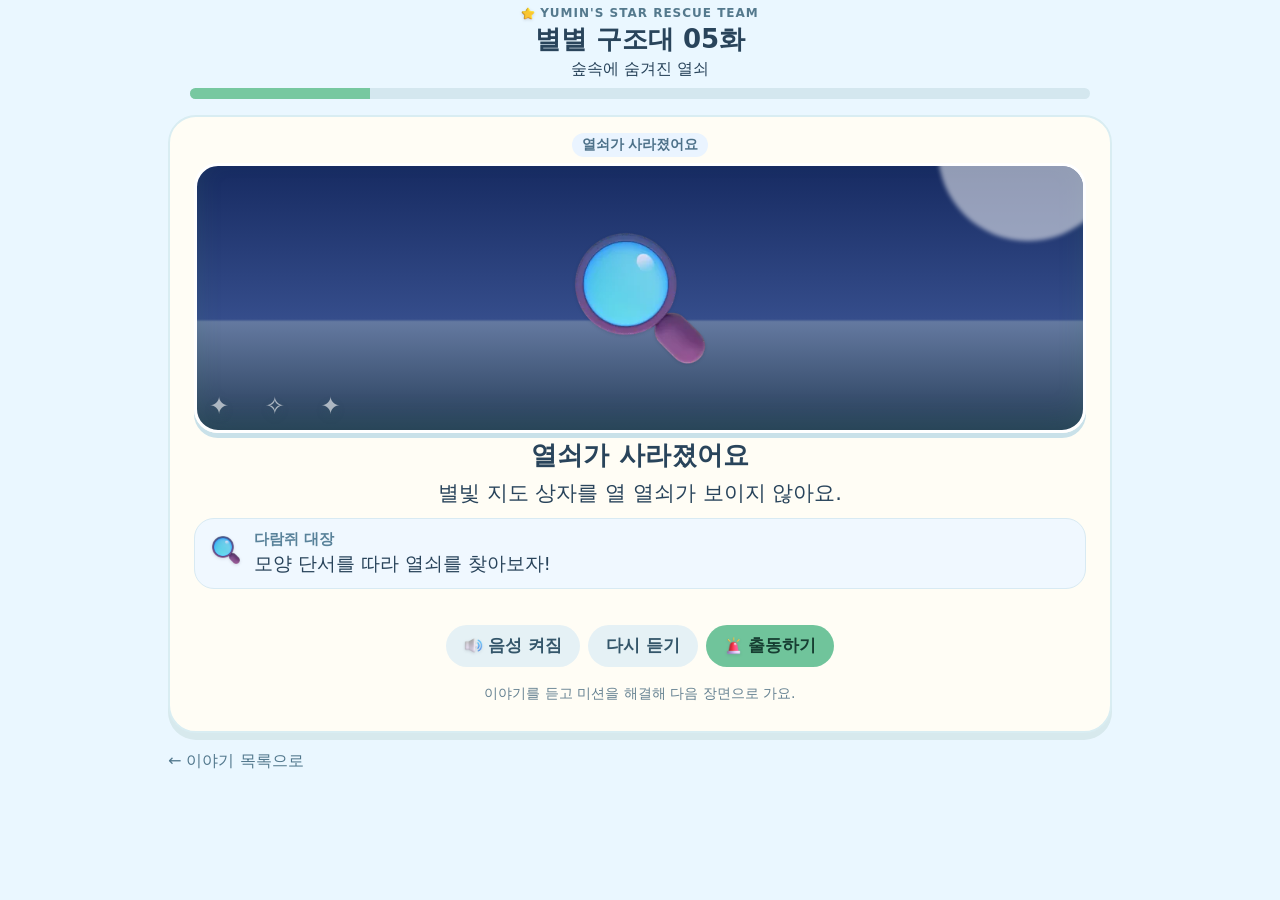
<file: story-rescue-05.html>
<!doctype html><html lang="ko"><head><meta charset="utf-8"><meta name="viewport" content="width=device-width,initial-scale=1"><meta name="theme-color" content="#eaf7ff"><title>별별 구조대 05 · 숲속에 숨겨진 열쇠</title><style>*{box-sizing:border-box}body{margin:0;background:#eaf7ff;color:#29445b;font-family:system-ui,-apple-system,sans-serif}header{text-align:center;padding:15px 12px 8px}.brand{font-size:12px;font-weight:800;letter-spacing:1px;color:#54798d}h1{font-size:23px;margin:6px}.progress{height:9px;background:#d4e7ef;border-radius:20px;max-width:560px;margin:12px auto;overflow:hidden}.bar{height:100%;background:#77c8a0;width:0;transition:.3s}main{max-width:650px;margin:auto;padding:8px 14px 28px}.scene{background:#fffdf5;border:2px solid #d9edf2;border-radius:24px;padding:16px;text-align:center;min-height:470px;box-shadow:0 7px #d7e9ed}.chapter{display:inline-block;padding:5px 12px;border-radius:20px;background:#eaf4ff;color:#4d7189;font-size:13px;font-weight:800}.picture{height:220px;border-radius:22px;background:linear-gradient(180deg,#a8ddff 0%,#dff4ff 58%,#b9dfa8 59%,#80bd83 100%);display:grid;place-items:center;font-size:104px;margin:12px 0;position:relative;overflow:hidden;border:3px solid #fff;box-shadow:inset 0 -12px 24px #397b5830,0 5px 0 #c9e1e9;isolation:isolate;text-shadow:0 5px 10px #355b5b40;animation:sceneIn .35s ease-out}.picture:before{content:"";position:absolute;z-index:-1;width:180px;height:180px;border-radius:50%;background:#fff8;top:-105px;right:-35px;filter:blur(2px)}.picture:after{content:"✦  ✧  ✦";position:absolute;z-index:-1;left:12px;bottom:10px;color:#fff9;font-size:24px;letter-spacing:14px}.picture.forest{background:linear-gradient(180deg,#9bd8ff 0%,#e6f7ff 54%,#b9e6a2 55%,#65ad70 100%)}.picture.fire{background:linear-gradient(180deg,#9bd8ff 0%,#f6f0dc 58%,#f5bd83 59%,#d97858 100%)}.picture.train{background:linear-gradient(180deg,#a6dfff 0%,#f4faff 58%,#b7d8a8 59%,#77a982 100%)}.picture.night{background:linear-gradient(180deg,#172b62 0%,#354d8b 58%,#6479a0 59%,#263d59 100%)}.picture.sky{background:linear-gradient(180deg,#64bfff 0%,#eaf8ff 66%,#c8e9fa 67%,#8ec8e8 100%)}.picture.clinic{background:linear-gradient(180deg,#b7e5ff 0%,#f7fbff 60%,#c4e7d5 61%,#8bc9a8 100%)}.picture.rainbow{background:linear-gradient(180deg,#7fcaff 0%,#f1fbff 64%,#c9e7ff 65%,#9dc9ef 100%)}.picture.village{background:linear-gradient(180deg,#182858 0%,#5d5a9b 57%,#e8b5a2 58%,#8f7792 100%)}@keyframes sceneIn{from{opacity:.65;transform:scale(.97)}to{opacity:1;transform:scale(1)}}h2{font-size:22px;margin:12px 0 8px}.story{font-size:16px;line-height:1.55;min-height:54px}.dialogue{display:flex;gap:10px;text-align:left;background:#f0f8ff;border:1px solid #d8eaf3;border-radius:16px;padding:11px;margin:12px 0}.avatar{font-size:30px}.speaker{font-size:12px;font-weight:800;color:#59829a}.say{font-size:15px;line-height:1.45}.choices{display:grid;grid-template-columns:repeat(3,1fr);gap:8px;margin:15px 0}.choice{background:white;border:2px solid #d7e9ed;border-radius:15px;padding:12px 5px;min-height:68px;font-size:15px;font-weight:bold;color:#29445b}.choice.correct{background:#effbf2;border-color:#70c59a}.choice.wrong{background:#fff0f0;border-color:#e9a2a2}button{cursor:pointer;font:inherit}.primary,.secondary{border:0;border-radius:30px;padding:12px 18px;margin:5px;font-weight:bold}.primary{background:#70c49b;color:#173e32}.secondary{background:#e5f1f5;color:#34566a}.feedback{min-height:28px;color:#41845f;font-weight:bold;font-size:14px}.hint{font-size:13px;color:#668292}.home{display:inline-block;margin:18px 0;color:#52788d;text-decoration:none}@media(max-width:380px){.scene{padding:12px}.picture{height:150px}.choices{gap:5px}.choice{font-size:13px}}</style><link rel="stylesheet" href="assets/3d/emoji-3d.css">
<script src="assets/3d/tts-safe.js"></script>

<style id="story-bigger">
/* ── 이야기 글씨·그림을 크게 — 태블릿에서도 시원하게 ── */
main{max-width:min(980px,94vw);padding:10px 18px 34px}
.scene{padding:clamp(18px,2.6vw,34px);border-radius:28px;min-height:0}
.chapter{font-size:clamp(14px,1.15vw,17px);padding:6px 14px}
h2{font-size:clamp(24px,2.4vw,34px);margin:14px 0 10px;line-height:1.3;word-break:keep-all}
.story{font-size:clamp(19px,1.75vw,27px);line-height:1.75;margin:10px 4px 14px;min-height:0;word-break:keep-all}
.dialogue{padding:clamp(14px,1.5vw,22px);border-radius:20px;gap:14px;margin:16px 0}
.avatar{font-size:clamp(34px,3.2vw,48px);flex:0 0 auto}
.avatar .emoji-3d{width:1em;height:1em}
.speaker{font-size:clamp(13px,1.2vw,17px)}
.say{font-size:clamp(17px,1.6vw,24px);line-height:1.65;word-break:keep-all}
.choices{gap:12px;margin:18px 0}
.choice{font-size:clamp(16px,1.5vw,22px);min-height:clamp(88px,10vh,120px);padding:14px 8px;border-radius:18px}
.choice span{font-size:clamp(38px,4vw,56px)}
.primary,.secondary{font-size:clamp(16px,1.4vw,20px);padding:14px 22px}
.feedback{font-size:clamp(15px,1.3vw,19px);min-height:32px}
.hint{font-size:clamp(14px,1.25vw,18px)}
.story-note{font-size:clamp(12px,1.1vw,15px)}
canvas{height:clamp(170px,24vh,240px)}
@media (min-width:900px){
  header{padding:18px 16px 8px}
  header h1{font-size:30px}
  .progress{max-width:min(900px,92vw);height:11px}
}
@media (max-width:380px){
  .scene{padding:14px}
  .story{font-size:18px}
}
.picture{height:clamp(230px,32vh,360px);font-size:clamp(120px,15vw,190px);border-radius:24px}
@media (max-width:380px){.picture{height:200px;font-size:110px}}
</style>

<style id="story-fit">
/* 태블릿 가로(1280x800)에서 이야기·그림·버튼이 한 화면에 들어오게 */
@media (min-width:900px) and (max-height:900px){
  header{padding:6px 12px 4px}
  header h1{font-size:26px;margin:2px}
  header .progress{margin:8px auto}
  main{padding:4px 18px 18px}
  .scene{padding:16px 24px 14px}
  .chapter{font-size:14px;padding:3px 10px}
  .picture{height:30vh;min-height:200px;font-size:clamp(96px,12vw,150px);margin:6px 0}
  h2{font-size:26px;margin:6px 0 4px}
  .story{font-size:21px;line-height:1.55;margin:4px 2px 8px}
  .dialogue{padding:10px 15px;margin:8px 0;gap:12px}
  .avatar{font-size:32px}
  .say{font-size:18.5px;line-height:1.55}
  .choices{margin:10px 0;gap:10px}
  .choice{min-height:74px;font-size:17px;padding:10px 6px}
  .choice span{font-size:32px;margin-bottom:2px}
  .feedback{min-height:24px;font-size:15px}
  .primary,.secondary{padding:10px 18px;font-size:16.5px;margin:4px}
  .hint{font-size:14px}
  canvas{height:150px}
  .story-note{font-size:12px;margin-top:6px}
  
}
</style>
</head><body><header><div class="brand">⭐ YUMIN'S STAR RESCUE TEAM</div><h1>별별 구조대 05화</h1><div>숲속에 숨겨진 열쇠</div><div class="progress"><div class="bar" id="bar"></div></div></header><main><section class="scene"><div class="chapter" id="chapter"></div><div class="picture" id="picture"></div><h2 id="heading"></h2><p class="story" id="story"></p><div class="dialogue"><div class="avatar" id="avatar">🚓</div><div><div class="speaker" id="speaker"></div><div class="say" id="line"></div></div></div><div id="task"></div><div class="feedback" id="feedback"></div><button class="secondary" id="voice">🔊 음성 켜짐</button><button class="secondary" id="repeat">다시 듣기</button><button class="primary" id="next">출동하기</button><button class="secondary" id="exit" style="display:none" onclick="location.href='index.html#learnSection'">📚 학습으로 이어가기</button><p class="hint">이야기를 듣고 미션을 해결해 다음 장면으로 가요.</p></section><a class="home" href="stories.html">← 이야기 목록으로</a></main><script>const scenes=[{"chapter":"열쇠가 사라졌어요","text":"별빛 지도 상자를 열 열쇠가 보이지 않아요.","speaker":"다람쥐 대장","line":"모양 단서를 따라 열쇠를 찾아보자!","emoji":"🔍","choices":null},{"chapter":"첫 번째 단서 · 동그라미","text":"돌 위에 동그란 모양이 그려져 있어요.","speaker":"삐뽀","line":"동그라미 모양을 골라 줘!","emoji":"⚪","choices":["⚪ 동그라미","🔺 세모","⬛ 네모"],"answer":0},{"chapter":"두 번째 단서 · 세모","text":"나무 옆에 세모 모양 표식이 있어요.","speaker":"부엉이","line":"세모는 어느 모양일까?","emoji":"🔺","choices":["⚪ 동그라미","🔺 세모","⬛ 네모"],"answer":1},{"chapter":"세 번째 단서 · 네모","text":"상자 앞에는 네모 모양 자물쇠가 있어요.","speaker":"씽씽","line":"네모 모양을 찾아 줘!","emoji":"⬛","choices":["⚪ 동그라미","🔺 세모","⬛ 네모"],"answer":2},{"chapter":"열쇠 발견!","text":"세 가지 모양을 모두 맞히자 열쇠가 나타났어요. 별 조각도 찾았어요!","speaker":"대장","line":"유민이가 모양 탐정이 되었구나!","emoji":"🔑","choices":null}];const id=x=>document.getElementById(x);const key="rescue05-step";let step=+(localStorage.getItem(key)||0);if(step<0||step>=scenes.length)step=0;let voice=true;function sceneTheme(s){const t=s.chapter+" "+s.text;if(/소방|불꽃|연기|호스/.test(t))return "fire";if(/기차|신호|기관사|역/.test(t))return "train";if(/별빛|별등|별 조각|밤|마을/.test(t))return "night";if(/헬기|하늘|비행/.test(t))return "sky";if(/곰|병원|아픈|치료/.test(t))return "clinic";if(/무지개|다리|구름/.test(t))return "rainbow";if(/마지막|마을/.test(t))return "village";return "forest"}function say(){if(!voice||!("speechSynthesis"in window))return;speechSynthesis.cancel();let s=scenes[step];let u=new SpeechSynthesisUtterance(s.chapter+". "+s.text+" "+s.speaker+". "+s.line);u.lang="ko-KR";speechSynthesis.speak(u)}function advance(){if(step<scenes.length-1){step++;localStorage.setItem(key,step);render()}}function render(){let s=scenes[step];if("speechSynthesis"in window)speechSynthesis.cancel();id("chapter").textContent=s.chapter;id("heading").textContent=s.chapter;id("story").textContent=s.text;id("speaker").textContent=s.speaker;id("line").textContent=s.line;id("avatar").textContent=s.emoji;id("picture").textContent=s.emoji;id("picture").className="picture "+sceneTheme(s);id("bar").style.width=((step+1)/scenes.length*100)+"%";id("feedback").textContent="";id("task").innerHTML="";id("next").style.display="inline-block";id("exit").style.display=step===scenes.length-1?"inline-block":"none";id("next").textContent=step===0?"🚨 출동하기":step===scenes.length-1?"처음부터 다시 보기":"다음 장면";if(s.choices){id("next").style.display="none";let w=document.createElement("div");w.className="choices";s.choices.forEach((v,i)=>{let b=document.createElement("button");b.className="choice";b.textContent=v;b.onclick=()=>{if(i===s.answer){b.classList.add("correct");id("feedback").textContent="정답이야! 단서를 찾았어.";w.querySelectorAll("button").forEach(x=>x.disabled=true);setTimeout(advance,850)}else{id("feedback").textContent="다시 한 번 생각해 보자!";b.classList.add("wrong")}};w.appendChild(b)});id("task").appendChild(w)}if(step===scenes.length-1){let stars=JSON.parse(localStorage.getItem("rescue-stars")||"[]");if(!stars.includes(5)){stars.push(5);localStorage.setItem("rescue-stars",JSON.stringify(stars))}id("feedback").textContent="🌟 임무 완료! 별빛 지도 조각을 획득했어요!";id("next").textContent="이야기 다시 보기"}say()}id("next").onclick=()=>{if(step===scenes.length-1){step=0;localStorage.setItem(key,0);render()}else advance()};id("repeat").onclick=say;id("voice").onclick=()=>{voice=!voice;id("voice").textContent=voice?"🔊 음성 켜짐":"🔇 음성 꺼짐";if(!voice&&"speechSynthesis"in window)speechSynthesis.cancel()};render();</script><script src="assets/3d/emoji-3d.js" defer></script>
</body></html>
</file>
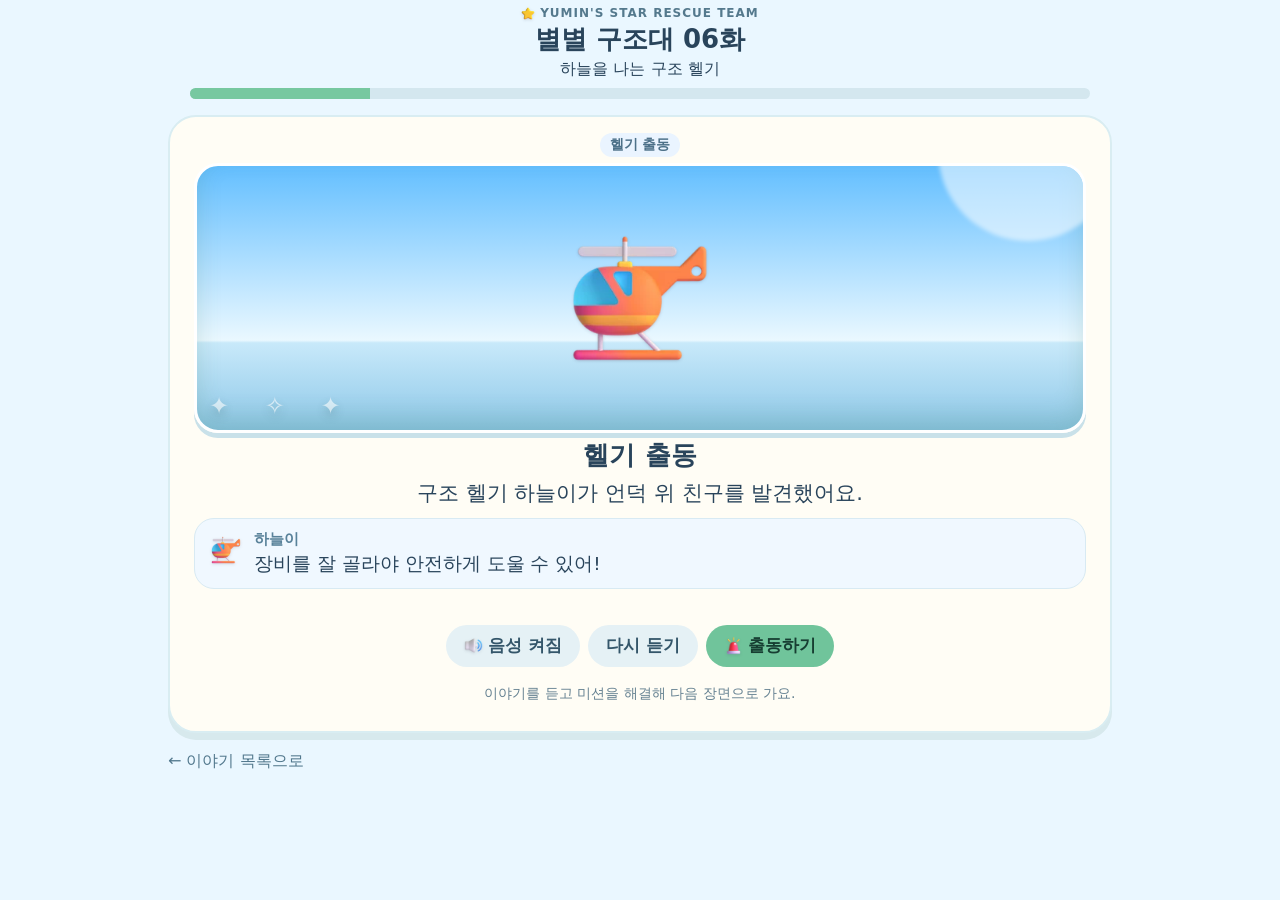
<file: story-rescue-06.html>
<!doctype html><html lang="ko"><head><meta charset="utf-8"><meta name="viewport" content="width=device-width,initial-scale=1"><meta name="theme-color" content="#eaf7ff"><title>별별 구조대 06 · 하늘을 나는 구조 헬기</title><style>*{box-sizing:border-box}body{margin:0;background:#eaf7ff;color:#29445b;font-family:system-ui,-apple-system,sans-serif}header{text-align:center;padding:15px 12px 8px}.brand{font-size:12px;font-weight:800;letter-spacing:1px;color:#54798d}h1{font-size:23px;margin:6px}.progress{height:9px;background:#d4e7ef;border-radius:20px;max-width:560px;margin:12px auto;overflow:hidden}.bar{height:100%;background:#77c8a0;width:0;transition:.3s}main{max-width:650px;margin:auto;padding:8px 14px 28px}.scene{background:#fffdf5;border:2px solid #d9edf2;border-radius:24px;padding:16px;text-align:center;min-height:470px;box-shadow:0 7px #d7e9ed}.chapter{display:inline-block;padding:5px 12px;border-radius:20px;background:#eaf4ff;color:#4d7189;font-size:13px;font-weight:800}.picture{height:220px;border-radius:22px;background:linear-gradient(180deg,#a8ddff 0%,#dff4ff 58%,#b9dfa8 59%,#80bd83 100%);display:grid;place-items:center;font-size:104px;margin:12px 0;position:relative;overflow:hidden;border:3px solid #fff;box-shadow:inset 0 -12px 24px #397b5830,0 5px 0 #c9e1e9;isolation:isolate;text-shadow:0 5px 10px #355b5b40;animation:sceneIn .35s ease-out}.picture:before{content:"";position:absolute;z-index:-1;width:180px;height:180px;border-radius:50%;background:#fff8;top:-105px;right:-35px;filter:blur(2px)}.picture:after{content:"✦  ✧  ✦";position:absolute;z-index:-1;left:12px;bottom:10px;color:#fff9;font-size:24px;letter-spacing:14px}.picture.forest{background:linear-gradient(180deg,#9bd8ff 0%,#e6f7ff 54%,#b9e6a2 55%,#65ad70 100%)}.picture.fire{background:linear-gradient(180deg,#9bd8ff 0%,#f6f0dc 58%,#f5bd83 59%,#d97858 100%)}.picture.train{background:linear-gradient(180deg,#a6dfff 0%,#f4faff 58%,#b7d8a8 59%,#77a982 100%)}.picture.night{background:linear-gradient(180deg,#172b62 0%,#354d8b 58%,#6479a0 59%,#263d59 100%)}.picture.sky{background:linear-gradient(180deg,#64bfff 0%,#eaf8ff 66%,#c8e9fa 67%,#8ec8e8 100%)}.picture.clinic{background:linear-gradient(180deg,#b7e5ff 0%,#f7fbff 60%,#c4e7d5 61%,#8bc9a8 100%)}.picture.rainbow{background:linear-gradient(180deg,#7fcaff 0%,#f1fbff 64%,#c9e7ff 65%,#9dc9ef 100%)}.picture.village{background:linear-gradient(180deg,#182858 0%,#5d5a9b 57%,#e8b5a2 58%,#8f7792 100%)}@keyframes sceneIn{from{opacity:.65;transform:scale(.97)}to{opacity:1;transform:scale(1)}}h2{font-size:22px;margin:12px 0 8px}.story{font-size:16px;line-height:1.55;min-height:54px}.dialogue{display:flex;gap:10px;text-align:left;background:#f0f8ff;border:1px solid #d8eaf3;border-radius:16px;padding:11px;margin:12px 0}.avatar{font-size:30px}.speaker{font-size:12px;font-weight:800;color:#59829a}.say{font-size:15px;line-height:1.45}.choices{display:grid;grid-template-columns:repeat(3,1fr);gap:8px;margin:15px 0}.choice{background:white;border:2px solid #d7e9ed;border-radius:15px;padding:12px 5px;min-height:68px;font-size:15px;font-weight:bold;color:#29445b}.choice.correct{background:#effbf2;border-color:#70c59a}.choice.wrong{background:#fff0f0;border-color:#e9a2a2}button{cursor:pointer;font:inherit}.primary,.secondary{border:0;border-radius:30px;padding:12px 18px;margin:5px;font-weight:bold}.primary{background:#70c49b;color:#173e32}.secondary{background:#e5f1f5;color:#34566a}.feedback{min-height:28px;color:#41845f;font-weight:bold;font-size:14px}.hint{font-size:13px;color:#668292}.home{display:inline-block;margin:18px 0;color:#52788d;text-decoration:none}@media(max-width:380px){.scene{padding:12px}.picture{height:150px}.choices{gap:5px}.choice{font-size:13px}}</style><link rel="stylesheet" href="assets/3d/emoji-3d.css">
<script src="assets/3d/tts-safe.js"></script>

<style id="story-bigger">
/* ── 이야기 글씨·그림을 크게 — 태블릿에서도 시원하게 ── */
main{max-width:min(980px,94vw);padding:10px 18px 34px}
.scene{padding:clamp(18px,2.6vw,34px);border-radius:28px;min-height:0}
.chapter{font-size:clamp(14px,1.15vw,17px);padding:6px 14px}
h2{font-size:clamp(24px,2.4vw,34px);margin:14px 0 10px;line-height:1.3;word-break:keep-all}
.story{font-size:clamp(19px,1.75vw,27px);line-height:1.75;margin:10px 4px 14px;min-height:0;word-break:keep-all}
.dialogue{padding:clamp(14px,1.5vw,22px);border-radius:20px;gap:14px;margin:16px 0}
.avatar{font-size:clamp(34px,3.2vw,48px);flex:0 0 auto}
.avatar .emoji-3d{width:1em;height:1em}
.speaker{font-size:clamp(13px,1.2vw,17px)}
.say{font-size:clamp(17px,1.6vw,24px);line-height:1.65;word-break:keep-all}
.choices{gap:12px;margin:18px 0}
.choice{font-size:clamp(16px,1.5vw,22px);min-height:clamp(88px,10vh,120px);padding:14px 8px;border-radius:18px}
.choice span{font-size:clamp(38px,4vw,56px)}
.primary,.secondary{font-size:clamp(16px,1.4vw,20px);padding:14px 22px}
.feedback{font-size:clamp(15px,1.3vw,19px);min-height:32px}
.hint{font-size:clamp(14px,1.25vw,18px)}
.story-note{font-size:clamp(12px,1.1vw,15px)}
canvas{height:clamp(170px,24vh,240px)}
@media (min-width:900px){
  header{padding:18px 16px 8px}
  header h1{font-size:30px}
  .progress{max-width:min(900px,92vw);height:11px}
}
@media (max-width:380px){
  .scene{padding:14px}
  .story{font-size:18px}
}
.picture{height:clamp(230px,32vh,360px);font-size:clamp(120px,15vw,190px);border-radius:24px}
@media (max-width:380px){.picture{height:200px;font-size:110px}}
</style>

<style id="story-fit">
/* 태블릿 가로(1280x800)에서 이야기·그림·버튼이 한 화면에 들어오게 */
@media (min-width:900px) and (max-height:900px){
  header{padding:6px 12px 4px}
  header h1{font-size:26px;margin:2px}
  header .progress{margin:8px auto}
  main{padding:4px 18px 18px}
  .scene{padding:16px 24px 14px}
  .chapter{font-size:14px;padding:3px 10px}
  .picture{height:30vh;min-height:200px;font-size:clamp(96px,12vw,150px);margin:6px 0}
  h2{font-size:26px;margin:6px 0 4px}
  .story{font-size:21px;line-height:1.55;margin:4px 2px 8px}
  .dialogue{padding:10px 15px;margin:8px 0;gap:12px}
  .avatar{font-size:32px}
  .say{font-size:18.5px;line-height:1.55}
  .choices{margin:10px 0;gap:10px}
  .choice{min-height:74px;font-size:17px;padding:10px 6px}
  .choice span{font-size:32px;margin-bottom:2px}
  .feedback{min-height:24px;font-size:15px}
  .primary,.secondary{padding:10px 18px;font-size:16.5px;margin:4px}
  .hint{font-size:14px}
  canvas{height:150px}
  .story-note{font-size:12px;margin-top:6px}
  
}
</style>
</head><body><header><div class="brand">⭐ YUMIN'S STAR RESCUE TEAM</div><h1>별별 구조대 06화</h1><div>하늘을 나는 구조 헬기</div><div class="progress"><div class="bar" id="bar"></div></div></header><main><section class="scene"><div class="chapter" id="chapter"></div><div class="picture" id="picture"></div><h2 id="heading"></h2><p class="story" id="story"></p><div class="dialogue"><div class="avatar" id="avatar">🚓</div><div><div class="speaker" id="speaker"></div><div class="say" id="line"></div></div></div><div id="task"></div><div class="feedback" id="feedback"></div><button class="secondary" id="voice">🔊 음성 켜짐</button><button class="secondary" id="repeat">다시 듣기</button><button class="primary" id="next">출동하기</button><button class="secondary" id="exit" style="display:none" onclick="location.href='index.html#learnSection'">📚 학습으로 이어가기</button><p class="hint">이야기를 듣고 미션을 해결해 다음 장면으로 가요.</p></section><a class="home" href="stories.html">← 이야기 목록으로</a></main><script>const scenes=[{"chapter":"헬기 출동","text":"구조 헬기 하늘이가 언덕 위 친구를 발견했어요.","speaker":"하늘이","line":"장비를 잘 골라야 안전하게 도울 수 있어!","emoji":"🚁","choices":null},{"chapter":"첫 번째 단서 · 큰 것","text":"큰 바구니에 구조 물품을 담아야 해요.","speaker":"삐뽀","line":"큰 바구니를 골라 줘!","emoji":"🧺","choices":["작은 바구니","큰 바구니"],"answer":1},{"chapter":"두 번째 단서 · 작은 것","text":"아기 다람쥐에게 작은 담요가 필요해요.","speaker":"다람쥐","line":"작은 담요는 어느 것일까?","emoji":"🧣","choices":["큰 담요","작은 담요"],"answer":1},{"chapter":"세 번째 단서 · 긴 것","text":"언덕에 안전 줄을 내려야 해요.","speaker":"하늘이","line":"긴 줄을 찾아 줘!","emoji":"🪢","choices":["짧은 줄","긴 줄"],"answer":1},{"chapter":"구조 성공!","text":"알맞은 장비를 골라 친구를 안전하게 구조했어요. 별 조각을 얻었어요!","speaker":"하늘이","line":"유민이의 관찰력이 최고야!","emoji":"🌟","choices":null}];const id=x=>document.getElementById(x);const key="rescue06-step";let step=+(localStorage.getItem(key)||0);if(step<0||step>=scenes.length)step=0;let voice=true;function sceneTheme(s){const t=s.chapter+" "+s.text;if(/소방|불꽃|연기|호스/.test(t))return "fire";if(/기차|신호|기관사|역/.test(t))return "train";if(/별빛|별등|별 조각|밤|마을/.test(t))return "night";if(/헬기|하늘|비행/.test(t))return "sky";if(/곰|병원|아픈|치료/.test(t))return "clinic";if(/무지개|다리|구름/.test(t))return "rainbow";if(/마지막|마을/.test(t))return "village";return "forest"}function say(){if(!voice||!("speechSynthesis"in window))return;speechSynthesis.cancel();let s=scenes[step];let u=new SpeechSynthesisUtterance(s.chapter+". "+s.text+" "+s.speaker+". "+s.line);u.lang="ko-KR";speechSynthesis.speak(u)}function advance(){if(step<scenes.length-1){step++;localStorage.setItem(key,step);render()}}function render(){let s=scenes[step];if("speechSynthesis"in window)speechSynthesis.cancel();id("chapter").textContent=s.chapter;id("heading").textContent=s.chapter;id("story").textContent=s.text;id("speaker").textContent=s.speaker;id("line").textContent=s.line;id("avatar").textContent=s.emoji;id("picture").textContent=s.emoji;id("picture").className="picture "+sceneTheme(s);id("bar").style.width=((step+1)/scenes.length*100)+"%";id("feedback").textContent="";id("task").innerHTML="";id("next").style.display="inline-block";id("exit").style.display=step===scenes.length-1?"inline-block":"none";id("next").textContent=step===0?"🚨 출동하기":step===scenes.length-1?"처음부터 다시 보기":"다음 장면";if(s.choices){id("next").style.display="none";let w=document.createElement("div");w.className="choices";s.choices.forEach((v,i)=>{let b=document.createElement("button");b.className="choice";b.textContent=v;b.onclick=()=>{if(i===s.answer){b.classList.add("correct");id("feedback").textContent="정답이야! 단서를 찾았어.";w.querySelectorAll("button").forEach(x=>x.disabled=true);setTimeout(advance,850)}else{id("feedback").textContent="다시 한 번 생각해 보자!";b.classList.add("wrong")}};w.appendChild(b)});id("task").appendChild(w)}if(step===scenes.length-1){let stars=JSON.parse(localStorage.getItem("rescue-stars")||"[]");if(!stars.includes(6)){stars.push(6);localStorage.setItem("rescue-stars",JSON.stringify(stars))}id("feedback").textContent="🌟 임무 완료! 별빛 지도 조각을 획득했어요!";id("next").textContent="이야기 다시 보기"}say()}id("next").onclick=()=>{if(step===scenes.length-1){step=0;localStorage.setItem(key,0);render()}else advance()};id("repeat").onclick=say;id("voice").onclick=()=>{voice=!voice;id("voice").textContent=voice?"🔊 음성 켜짐":"🔇 음성 꺼짐";if(!voice&&"speechSynthesis"in window)speechSynthesis.cancel()};render();</script><script src="assets/3d/emoji-3d.js" defer></script>
</body></html>
</file>
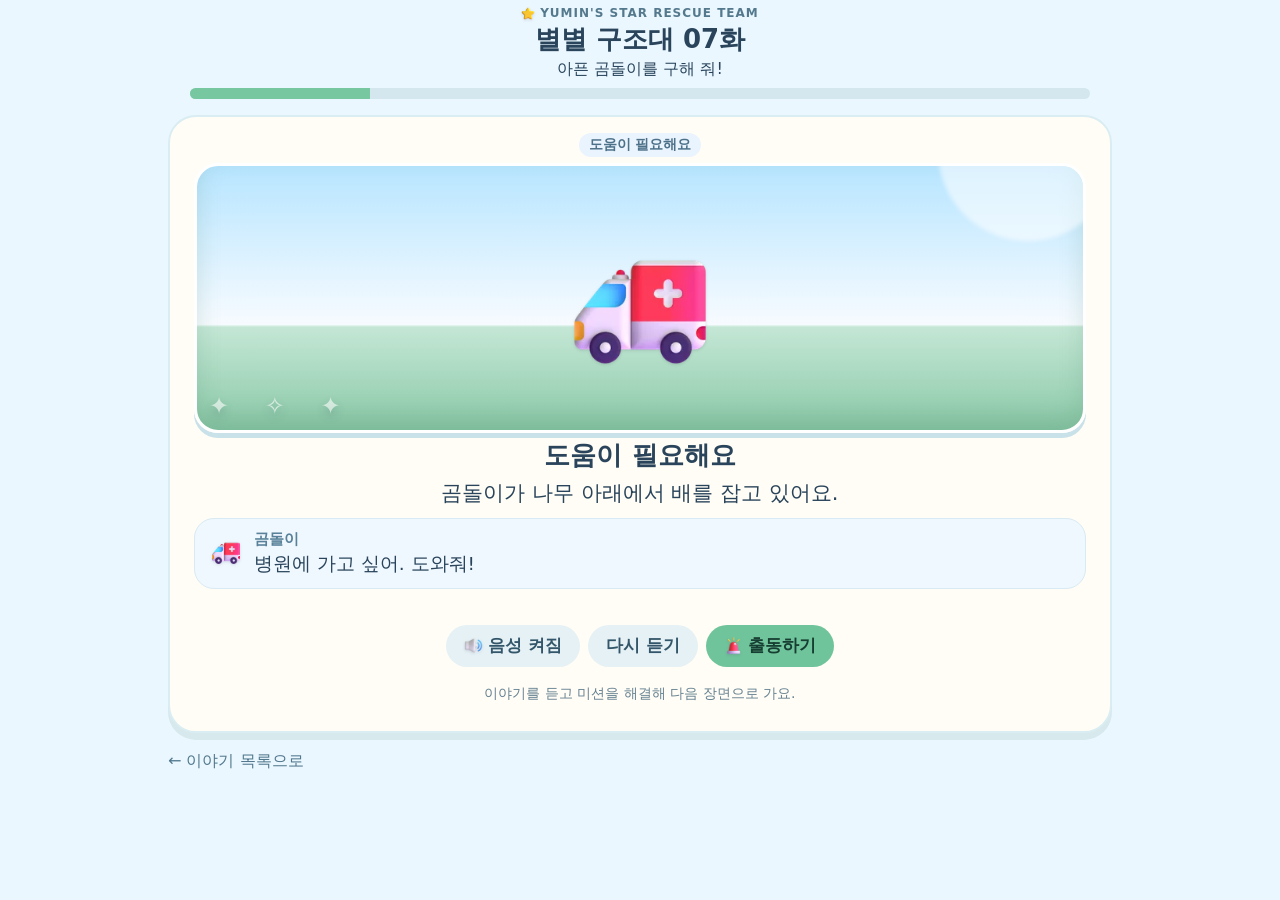
<file: story-rescue-07.html>
<!doctype html><html lang="ko"><head><meta charset="utf-8"><meta name="viewport" content="width=device-width,initial-scale=1"><meta name="theme-color" content="#eaf7ff"><title>별별 구조대 07 · 아픈 곰돌이를 구해 줘!</title><style>*{box-sizing:border-box}body{margin:0;background:#eaf7ff;color:#29445b;font-family:system-ui,-apple-system,sans-serif}header{text-align:center;padding:15px 12px 8px}.brand{font-size:12px;font-weight:800;letter-spacing:1px;color:#54798d}h1{font-size:23px;margin:6px}.progress{height:9px;background:#d4e7ef;border-radius:20px;max-width:560px;margin:12px auto;overflow:hidden}.bar{height:100%;background:#77c8a0;width:0;transition:.3s}main{max-width:650px;margin:auto;padding:8px 14px 28px}.scene{background:#fffdf5;border:2px solid #d9edf2;border-radius:24px;padding:16px;text-align:center;min-height:470px;box-shadow:0 7px #d7e9ed}.chapter{display:inline-block;padding:5px 12px;border-radius:20px;background:#eaf4ff;color:#4d7189;font-size:13px;font-weight:800}.picture{height:220px;border-radius:22px;background:linear-gradient(180deg,#a8ddff 0%,#dff4ff 58%,#b9dfa8 59%,#80bd83 100%);display:grid;place-items:center;font-size:104px;margin:12px 0;position:relative;overflow:hidden;border:3px solid #fff;box-shadow:inset 0 -12px 24px #397b5830,0 5px 0 #c9e1e9;isolation:isolate;text-shadow:0 5px 10px #355b5b40;animation:sceneIn .35s ease-out}.picture:before{content:"";position:absolute;z-index:-1;width:180px;height:180px;border-radius:50%;background:#fff8;top:-105px;right:-35px;filter:blur(2px)}.picture:after{content:"✦  ✧  ✦";position:absolute;z-index:-1;left:12px;bottom:10px;color:#fff9;font-size:24px;letter-spacing:14px}.picture.forest{background:linear-gradient(180deg,#9bd8ff 0%,#e6f7ff 54%,#b9e6a2 55%,#65ad70 100%)}.picture.fire{background:linear-gradient(180deg,#9bd8ff 0%,#f6f0dc 58%,#f5bd83 59%,#d97858 100%)}.picture.train{background:linear-gradient(180deg,#a6dfff 0%,#f4faff 58%,#b7d8a8 59%,#77a982 100%)}.picture.night{background:linear-gradient(180deg,#172b62 0%,#354d8b 58%,#6479a0 59%,#263d59 100%)}.picture.sky{background:linear-gradient(180deg,#64bfff 0%,#eaf8ff 66%,#c8e9fa 67%,#8ec8e8 100%)}.picture.clinic{background:linear-gradient(180deg,#b7e5ff 0%,#f7fbff 60%,#c4e7d5 61%,#8bc9a8 100%)}.picture.rainbow{background:linear-gradient(180deg,#7fcaff 0%,#f1fbff 64%,#c9e7ff 65%,#9dc9ef 100%)}.picture.village{background:linear-gradient(180deg,#182858 0%,#5d5a9b 57%,#e8b5a2 58%,#8f7792 100%)}@keyframes sceneIn{from{opacity:.65;transform:scale(.97)}to{opacity:1;transform:scale(1)}}h2{font-size:22px;margin:12px 0 8px}.story{font-size:16px;line-height:1.55;min-height:54px}.dialogue{display:flex;gap:10px;text-align:left;background:#f0f8ff;border:1px solid #d8eaf3;border-radius:16px;padding:11px;margin:12px 0}.avatar{font-size:30px}.speaker{font-size:12px;font-weight:800;color:#59829a}.say{font-size:15px;line-height:1.45}.choices{display:grid;grid-template-columns:repeat(3,1fr);gap:8px;margin:15px 0}.choice{background:white;border:2px solid #d7e9ed;border-radius:15px;padding:12px 5px;min-height:68px;font-size:15px;font-weight:bold;color:#29445b}.choice.correct{background:#effbf2;border-color:#70c59a}.choice.wrong{background:#fff0f0;border-color:#e9a2a2}button{cursor:pointer;font:inherit}.primary,.secondary{border:0;border-radius:30px;padding:12px 18px;margin:5px;font-weight:bold}.primary{background:#70c49b;color:#173e32}.secondary{background:#e5f1f5;color:#34566a}.feedback{min-height:28px;color:#41845f;font-weight:bold;font-size:14px}.hint{font-size:13px;color:#668292}.home{display:inline-block;margin:18px 0;color:#52788d;text-decoration:none}@media(max-width:380px){.scene{padding:12px}.picture{height:150px}.choices{gap:5px}.choice{font-size:13px}}</style><link rel="stylesheet" href="assets/3d/emoji-3d.css">
<script src="assets/3d/tts-safe.js"></script>

<style id="story-bigger">
/* ── 이야기 글씨·그림을 크게 — 태블릿에서도 시원하게 ── */
main{max-width:min(980px,94vw);padding:10px 18px 34px}
.scene{padding:clamp(18px,2.6vw,34px);border-radius:28px;min-height:0}
.chapter{font-size:clamp(14px,1.15vw,17px);padding:6px 14px}
h2{font-size:clamp(24px,2.4vw,34px);margin:14px 0 10px;line-height:1.3;word-break:keep-all}
.story{font-size:clamp(19px,1.75vw,27px);line-height:1.75;margin:10px 4px 14px;min-height:0;word-break:keep-all}
.dialogue{padding:clamp(14px,1.5vw,22px);border-radius:20px;gap:14px;margin:16px 0}
.avatar{font-size:clamp(34px,3.2vw,48px);flex:0 0 auto}
.avatar .emoji-3d{width:1em;height:1em}
.speaker{font-size:clamp(13px,1.2vw,17px)}
.say{font-size:clamp(17px,1.6vw,24px);line-height:1.65;word-break:keep-all}
.choices{gap:12px;margin:18px 0}
.choice{font-size:clamp(16px,1.5vw,22px);min-height:clamp(88px,10vh,120px);padding:14px 8px;border-radius:18px}
.choice span{font-size:clamp(38px,4vw,56px)}
.primary,.secondary{font-size:clamp(16px,1.4vw,20px);padding:14px 22px}
.feedback{font-size:clamp(15px,1.3vw,19px);min-height:32px}
.hint{font-size:clamp(14px,1.25vw,18px)}
.story-note{font-size:clamp(12px,1.1vw,15px)}
canvas{height:clamp(170px,24vh,240px)}
@media (min-width:900px){
  header{padding:18px 16px 8px}
  header h1{font-size:30px}
  .progress{max-width:min(900px,92vw);height:11px}
}
@media (max-width:380px){
  .scene{padding:14px}
  .story{font-size:18px}
}
.picture{height:clamp(230px,32vh,360px);font-size:clamp(120px,15vw,190px);border-radius:24px}
@media (max-width:380px){.picture{height:200px;font-size:110px}}
</style>

<style id="story-fit">
/* 태블릿 가로(1280x800)에서 이야기·그림·버튼이 한 화면에 들어오게 */
@media (min-width:900px) and (max-height:900px){
  header{padding:6px 12px 4px}
  header h1{font-size:26px;margin:2px}
  header .progress{margin:8px auto}
  main{padding:4px 18px 18px}
  .scene{padding:16px 24px 14px}
  .chapter{font-size:14px;padding:3px 10px}
  .picture{height:30vh;min-height:200px;font-size:clamp(96px,12vw,150px);margin:6px 0}
  h2{font-size:26px;margin:6px 0 4px}
  .story{font-size:21px;line-height:1.55;margin:4px 2px 8px}
  .dialogue{padding:10px 15px;margin:8px 0;gap:12px}
  .avatar{font-size:32px}
  .say{font-size:18.5px;line-height:1.55}
  .choices{margin:10px 0;gap:10px}
  .choice{min-height:74px;font-size:17px;padding:10px 6px}
  .choice span{font-size:32px;margin-bottom:2px}
  .feedback{min-height:24px;font-size:15px}
  .primary,.secondary{padding:10px 18px;font-size:16.5px;margin:4px}
  .hint{font-size:14px}
  canvas{height:150px}
  .story-note{font-size:12px;margin-top:6px}
  
}
</style>
</head><body><header><div class="brand">⭐ YUMIN'S STAR RESCUE TEAM</div><h1>별별 구조대 07화</h1><div>아픈 곰돌이를 구해 줘!</div><div class="progress"><div class="bar" id="bar"></div></div></header><main><section class="scene"><div class="chapter" id="chapter"></div><div class="picture" id="picture"></div><h2 id="heading"></h2><p class="story" id="story"></p><div class="dialogue"><div class="avatar" id="avatar">🚓</div><div><div class="speaker" id="speaker"></div><div class="say" id="line"></div></div></div><div id="task"></div><div class="feedback" id="feedback"></div><button class="secondary" id="voice">🔊 음성 켜짐</button><button class="secondary" id="repeat">다시 듣기</button><button class="primary" id="next">출동하기</button><button class="secondary" id="exit" style="display:none" onclick="location.href='index.html#learnSection'">📚 학습으로 이어가기</button><p class="hint">이야기를 듣고 미션을 해결해 다음 장면으로 가요.</p></section><a class="home" href="stories.html">← 이야기 목록으로</a></main><script>const scenes=[{"chapter":"도움이 필요해요","text":"곰돌이가 나무 아래에서 배를 잡고 있어요.","speaker":"곰돌이","line":"병원에 가고 싶어. 도와줘!","emoji":"🚑","choices":null},{"chapter":"첫 번째 단서 · ㄷ","text":"표지판에 ㄷ이 적혀 있어요.","speaker":"삐뽀","line":"다람쥐의 첫소리처럼 ㄷ 소리를 찾아보자.","emoji":"🔤","choices":["ㄱ","ㄴ","ㄷ"],"answer":2},{"chapter":"두 번째 단서 · 같은 글자","text":"카드 중 ㄷ과 똑같은 글자를 찾아야 해요.","speaker":"씽씽","line":"ㄷ과 같은 모양을 골라 줘!","emoji":"🃏","choices":["ㄱ","ㄷ","ㄴ"],"answer":1},{"chapter":"세 번째 단서 · 다","text":"병원 방향 표지판에 '다'가 보여요.","speaker":"곰돌이","line":"'다'로 시작하는 말을 찾아줘!","emoji":"🐙","choices":["다리","나비","기차"],"answer":0},{"chapter":"안전하게 도착!","text":"구급차가 곰돌이를 병원으로 데려갔어요. 별 조각을 얻었어요!","speaker":"곰돌이","line":"도와줘서 고마워!","emoji":"⭐","choices":null}];const id=x=>document.getElementById(x);const key="rescue07-step";let step=+(localStorage.getItem(key)||0);if(step<0||step>=scenes.length)step=0;let voice=true;function sceneTheme(s){const t=s.chapter+" "+s.text;if(/소방|불꽃|연기|호스/.test(t))return "fire";if(/기차|신호|기관사|역/.test(t))return "train";if(/별빛|별등|별 조각|밤|마을/.test(t))return "night";if(/헬기|하늘|비행/.test(t))return "sky";if(/곰|병원|아픈|치료/.test(t))return "clinic";if(/무지개|다리|구름/.test(t))return "rainbow";if(/마지막|마을/.test(t))return "village";return "forest"}function say(){if(!voice||!("speechSynthesis"in window))return;speechSynthesis.cancel();let s=scenes[step];let u=new SpeechSynthesisUtterance(s.chapter+". "+s.text+" "+s.speaker+". "+s.line);u.lang="ko-KR";speechSynthesis.speak(u)}function advance(){if(step<scenes.length-1){step++;localStorage.setItem(key,step);render()}}function render(){let s=scenes[step];if("speechSynthesis"in window)speechSynthesis.cancel();id("chapter").textContent=s.chapter;id("heading").textContent=s.chapter;id("story").textContent=s.text;id("speaker").textContent=s.speaker;id("line").textContent=s.line;id("avatar").textContent=s.emoji;id("picture").textContent=s.emoji;id("picture").className="picture "+sceneTheme(s);id("bar").style.width=((step+1)/scenes.length*100)+"%";id("feedback").textContent="";id("task").innerHTML="";id("next").style.display="inline-block";id("exit").style.display=step===scenes.length-1?"inline-block":"none";id("next").textContent=step===0?"🚨 출동하기":step===scenes.length-1?"처음부터 다시 보기":"다음 장면";if(s.choices){id("next").style.display="none";let w=document.createElement("div");w.className="choices";s.choices.forEach((v,i)=>{let b=document.createElement("button");b.className="choice";b.textContent=v;b.onclick=()=>{if(i===s.answer){b.classList.add("correct");id("feedback").textContent="정답이야! 단서를 찾았어.";w.querySelectorAll("button").forEach(x=>x.disabled=true);setTimeout(advance,850)}else{id("feedback").textContent="다시 한 번 생각해 보자!";b.classList.add("wrong")}};w.appendChild(b)});id("task").appendChild(w)}if(step===scenes.length-1){let stars=JSON.parse(localStorage.getItem("rescue-stars")||"[]");if(!stars.includes(7)){stars.push(7);localStorage.setItem("rescue-stars",JSON.stringify(stars))}id("feedback").textContent="🌟 임무 완료! 별빛 지도 조각을 획득했어요!";id("next").textContent="이야기 다시 보기"}say()}id("next").onclick=()=>{if(step===scenes.length-1){step=0;localStorage.setItem(key,0);render()}else advance()};id("repeat").onclick=say;id("voice").onclick=()=>{voice=!voice;id("voice").textContent=voice?"🔊 음성 켜짐":"🔇 음성 꺼짐";if(!voice&&"speechSynthesis"in window)speechSynthesis.cancel()};render();</script><script src="assets/3d/emoji-3d.js" defer></script>
</body></html>
</file>
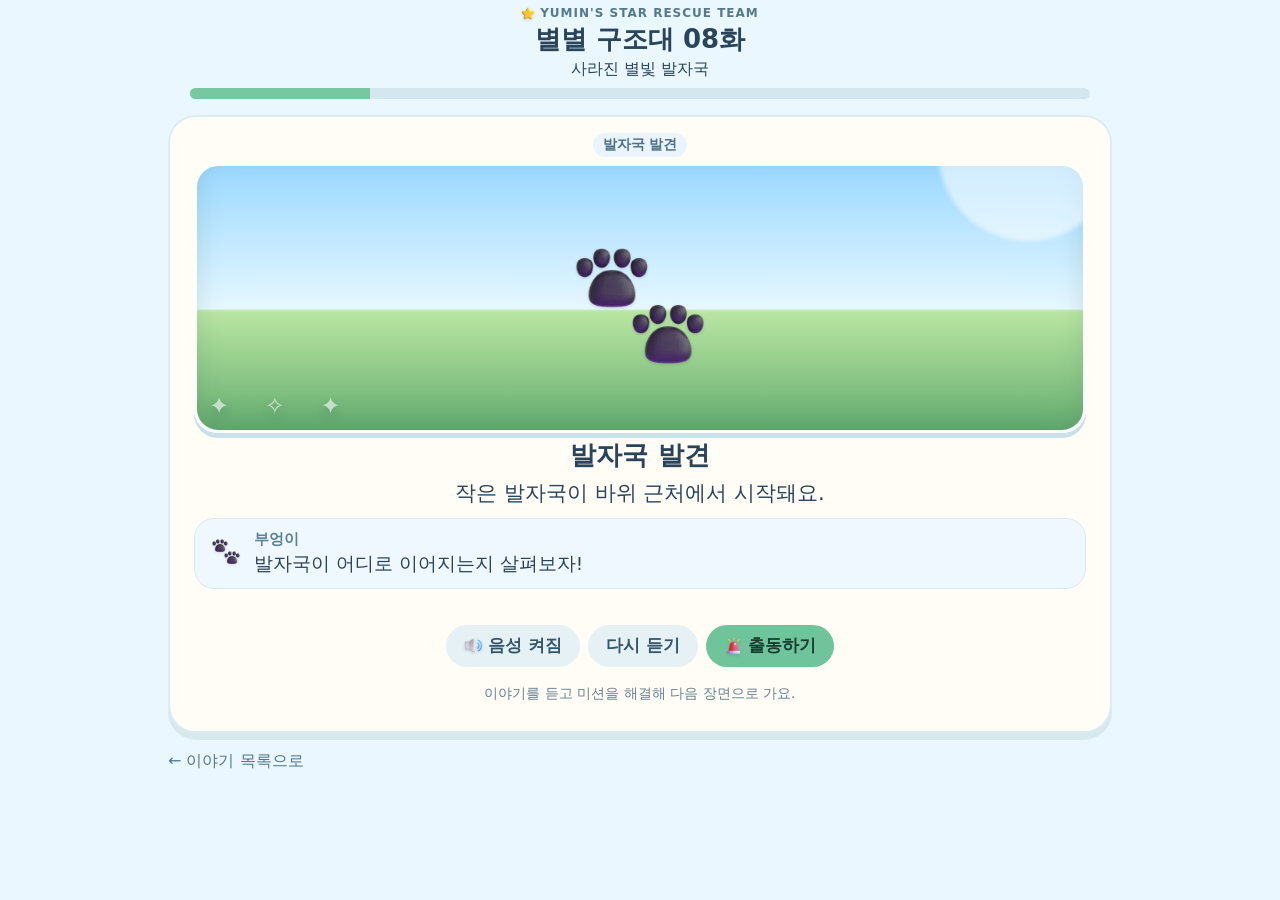
<file: story-rescue-08.html>
<!doctype html><html lang="ko"><head><meta charset="utf-8"><meta name="viewport" content="width=device-width,initial-scale=1"><meta name="theme-color" content="#eaf7ff"><title>별별 구조대 08 · 사라진 별빛 발자국</title><style>*{box-sizing:border-box}body{margin:0;background:#eaf7ff;color:#29445b;font-family:system-ui,-apple-system,sans-serif}header{text-align:center;padding:15px 12px 8px}.brand{font-size:12px;font-weight:800;letter-spacing:1px;color:#54798d}h1{font-size:23px;margin:6px}.progress{height:9px;background:#d4e7ef;border-radius:20px;max-width:560px;margin:12px auto;overflow:hidden}.bar{height:100%;background:#77c8a0;width:0;transition:.3s}main{max-width:650px;margin:auto;padding:8px 14px 28px}.scene{background:#fffdf5;border:2px solid #d9edf2;border-radius:24px;padding:16px;text-align:center;min-height:470px;box-shadow:0 7px #d7e9ed}.chapter{display:inline-block;padding:5px 12px;border-radius:20px;background:#eaf4ff;color:#4d7189;font-size:13px;font-weight:800}.picture{height:220px;border-radius:22px;background:linear-gradient(180deg,#a8ddff 0%,#dff4ff 58%,#b9dfa8 59%,#80bd83 100%);display:grid;place-items:center;font-size:104px;margin:12px 0;position:relative;overflow:hidden;border:3px solid #fff;box-shadow:inset 0 -12px 24px #397b5830,0 5px 0 #c9e1e9;isolation:isolate;text-shadow:0 5px 10px #355b5b40;animation:sceneIn .35s ease-out}.picture:before{content:"";position:absolute;z-index:-1;width:180px;height:180px;border-radius:50%;background:#fff8;top:-105px;right:-35px;filter:blur(2px)}.picture:after{content:"✦  ✧  ✦";position:absolute;z-index:-1;left:12px;bottom:10px;color:#fff9;font-size:24px;letter-spacing:14px}.picture.forest{background:linear-gradient(180deg,#9bd8ff 0%,#e6f7ff 54%,#b9e6a2 55%,#65ad70 100%)}.picture.fire{background:linear-gradient(180deg,#9bd8ff 0%,#f6f0dc 58%,#f5bd83 59%,#d97858 100%)}.picture.train{background:linear-gradient(180deg,#a6dfff 0%,#f4faff 58%,#b7d8a8 59%,#77a982 100%)}.picture.night{background:linear-gradient(180deg,#172b62 0%,#354d8b 58%,#6479a0 59%,#263d59 100%)}.picture.sky{background:linear-gradient(180deg,#64bfff 0%,#eaf8ff 66%,#c8e9fa 67%,#8ec8e8 100%)}.picture.clinic{background:linear-gradient(180deg,#b7e5ff 0%,#f7fbff 60%,#c4e7d5 61%,#8bc9a8 100%)}.picture.rainbow{background:linear-gradient(180deg,#7fcaff 0%,#f1fbff 64%,#c9e7ff 65%,#9dc9ef 100%)}.picture.village{background:linear-gradient(180deg,#182858 0%,#5d5a9b 57%,#e8b5a2 58%,#8f7792 100%)}@keyframes sceneIn{from{opacity:.65;transform:scale(.97)}to{opacity:1;transform:scale(1)}}h2{font-size:22px;margin:12px 0 8px}.story{font-size:16px;line-height:1.55;min-height:54px}.dialogue{display:flex;gap:10px;text-align:left;background:#f0f8ff;border:1px solid #d8eaf3;border-radius:16px;padding:11px;margin:12px 0}.avatar{font-size:30px}.speaker{font-size:12px;font-weight:800;color:#59829a}.say{font-size:15px;line-height:1.45}.choices{display:grid;grid-template-columns:repeat(3,1fr);gap:8px;margin:15px 0}.choice{background:white;border:2px solid #d7e9ed;border-radius:15px;padding:12px 5px;min-height:68px;font-size:15px;font-weight:bold;color:#29445b}.choice.correct{background:#effbf2;border-color:#70c59a}.choice.wrong{background:#fff0f0;border-color:#e9a2a2}button{cursor:pointer;font:inherit}.primary,.secondary{border:0;border-radius:30px;padding:12px 18px;margin:5px;font-weight:bold}.primary{background:#70c49b;color:#173e32}.secondary{background:#e5f1f5;color:#34566a}.feedback{min-height:28px;color:#41845f;font-weight:bold;font-size:14px}.hint{font-size:13px;color:#668292}.home{display:inline-block;margin:18px 0;color:#52788d;text-decoration:none}@media(max-width:380px){.scene{padding:12px}.picture{height:150px}.choices{gap:5px}.choice{font-size:13px}}</style><link rel="stylesheet" href="assets/3d/emoji-3d.css">
<script src="assets/3d/tts-safe.js"></script>

<style id="story-bigger">
/* ── 이야기 글씨·그림을 크게 — 태블릿에서도 시원하게 ── */
main{max-width:min(980px,94vw);padding:10px 18px 34px}
.scene{padding:clamp(18px,2.6vw,34px);border-radius:28px;min-height:0}
.chapter{font-size:clamp(14px,1.15vw,17px);padding:6px 14px}
h2{font-size:clamp(24px,2.4vw,34px);margin:14px 0 10px;line-height:1.3;word-break:keep-all}
.story{font-size:clamp(19px,1.75vw,27px);line-height:1.75;margin:10px 4px 14px;min-height:0;word-break:keep-all}
.dialogue{padding:clamp(14px,1.5vw,22px);border-radius:20px;gap:14px;margin:16px 0}
.avatar{font-size:clamp(34px,3.2vw,48px);flex:0 0 auto}
.avatar .emoji-3d{width:1em;height:1em}
.speaker{font-size:clamp(13px,1.2vw,17px)}
.say{font-size:clamp(17px,1.6vw,24px);line-height:1.65;word-break:keep-all}
.choices{gap:12px;margin:18px 0}
.choice{font-size:clamp(16px,1.5vw,22px);min-height:clamp(88px,10vh,120px);padding:14px 8px;border-radius:18px}
.choice span{font-size:clamp(38px,4vw,56px)}
.primary,.secondary{font-size:clamp(16px,1.4vw,20px);padding:14px 22px}
.feedback{font-size:clamp(15px,1.3vw,19px);min-height:32px}
.hint{font-size:clamp(14px,1.25vw,18px)}
.story-note{font-size:clamp(12px,1.1vw,15px)}
canvas{height:clamp(170px,24vh,240px)}
@media (min-width:900px){
  header{padding:18px 16px 8px}
  header h1{font-size:30px}
  .progress{max-width:min(900px,92vw);height:11px}
}
@media (max-width:380px){
  .scene{padding:14px}
  .story{font-size:18px}
}
.picture{height:clamp(230px,32vh,360px);font-size:clamp(120px,15vw,190px);border-radius:24px}
@media (max-width:380px){.picture{height:200px;font-size:110px}}
</style>

<style id="story-fit">
/* 태블릿 가로(1280x800)에서 이야기·그림·버튼이 한 화면에 들어오게 */
@media (min-width:900px) and (max-height:900px){
  header{padding:6px 12px 4px}
  header h1{font-size:26px;margin:2px}
  header .progress{margin:8px auto}
  main{padding:4px 18px 18px}
  .scene{padding:16px 24px 14px}
  .chapter{font-size:14px;padding:3px 10px}
  .picture{height:30vh;min-height:200px;font-size:clamp(96px,12vw,150px);margin:6px 0}
  h2{font-size:26px;margin:6px 0 4px}
  .story{font-size:21px;line-height:1.55;margin:4px 2px 8px}
  .dialogue{padding:10px 15px;margin:8px 0;gap:12px}
  .avatar{font-size:32px}
  .say{font-size:18.5px;line-height:1.55}
  .choices{margin:10px 0;gap:10px}
  .choice{min-height:74px;font-size:17px;padding:10px 6px}
  .choice span{font-size:32px;margin-bottom:2px}
  .feedback{min-height:24px;font-size:15px}
  .primary,.secondary{padding:10px 18px;font-size:16.5px;margin:4px}
  .hint{font-size:14px}
  canvas{height:150px}
  .story-note{font-size:12px;margin-top:6px}
  
}
</style>
</head><body><header><div class="brand">⭐ YUMIN'S STAR RESCUE TEAM</div><h1>별별 구조대 08화</h1><div>사라진 별빛 발자국</div><div class="progress"><div class="bar" id="bar"></div></div></header><main><section class="scene"><div class="chapter" id="chapter"></div><div class="picture" id="picture"></div><h2 id="heading"></h2><p class="story" id="story"></p><div class="dialogue"><div class="avatar" id="avatar">🚓</div><div><div class="speaker" id="speaker"></div><div class="say" id="line"></div></div></div><div id="task"></div><div class="feedback" id="feedback"></div><button class="secondary" id="voice">🔊 음성 켜짐</button><button class="secondary" id="repeat">다시 듣기</button><button class="primary" id="next">출동하기</button><button class="secondary" id="exit" style="display:none" onclick="location.href='index.html#learnSection'">📚 학습으로 이어가기</button><p class="hint">이야기를 듣고 미션을 해결해 다음 장면으로 가요.</p></section><a class="home" href="stories.html">← 이야기 목록으로</a></main><script>const scenes=[{"chapter":"발자국 발견","text":"작은 발자국이 바위 근처에서 시작돼요.","speaker":"부엉이","line":"발자국이 어디로 이어지는지 살펴보자!","emoji":"🐾","choices":null},{"chapter":"첫 번째 단서 · 위","text":"상자 위에 작은 별이 놓여 있어요.","speaker":"삐뽀","line":"상자 위에 있는 것은 무엇일까?","emoji":"📦","choices":["상자 위의 별","상자 아래의 공","나무 뒤의 새"],"answer":0},{"chapter":"두 번째 단서 · 아래","text":"의자 아래에서 반짝이는 단서를 찾았어요.","speaker":"씽씽","line":"의자 아래에 있는 것을 골라 줘!","emoji":"🪑","choices":["의자 위의 모자","의자 아래의 공","의자 옆의 꽃"],"answer":1},{"chapter":"세 번째 단서 · 앞","text":"나무 앞에 별빛 발자국이 이어져요.","speaker":"부엉이","line":"나무 앞에 있는 것은 무엇일까?","emoji":"🌳","choices":["나무 뒤의 달","나무 앞의 별","나무 위의 새"],"answer":1},{"chapter":"별빛 길 발견!","text":"위치 단서를 따라 별빛 길을 찾았어요. 별 조각을 얻었어요!","speaker":"부엉이","line":"정말 꼼꼼하게 찾았구나!","emoji":"🌟","choices":null}];const id=x=>document.getElementById(x);const key="rescue08-step";let step=+(localStorage.getItem(key)||0);if(step<0||step>=scenes.length)step=0;let voice=true;function sceneTheme(s){const t=s.chapter+" "+s.text;if(/소방|불꽃|연기|호스/.test(t))return "fire";if(/기차|신호|기관사|역/.test(t))return "train";if(/별빛|별등|별 조각|밤|마을/.test(t))return "night";if(/헬기|하늘|비행/.test(t))return "sky";if(/곰|병원|아픈|치료/.test(t))return "clinic";if(/무지개|다리|구름/.test(t))return "rainbow";if(/마지막|마을/.test(t))return "village";return "forest"}function say(){if(!voice||!("speechSynthesis"in window))return;speechSynthesis.cancel();let s=scenes[step];let u=new SpeechSynthesisUtterance(s.chapter+". "+s.text+" "+s.speaker+". "+s.line);u.lang="ko-KR";speechSynthesis.speak(u)}function advance(){if(step<scenes.length-1){step++;localStorage.setItem(key,step);render()}}function render(){let s=scenes[step];if("speechSynthesis"in window)speechSynthesis.cancel();id("chapter").textContent=s.chapter;id("heading").textContent=s.chapter;id("story").textContent=s.text;id("speaker").textContent=s.speaker;id("line").textContent=s.line;id("avatar").textContent=s.emoji;id("picture").textContent=s.emoji;id("picture").className="picture "+sceneTheme(s);id("bar").style.width=((step+1)/scenes.length*100)+"%";id("feedback").textContent="";id("task").innerHTML="";id("next").style.display="inline-block";id("exit").style.display=step===scenes.length-1?"inline-block":"none";id("next").textContent=step===0?"🚨 출동하기":step===scenes.length-1?"처음부터 다시 보기":"다음 장면";if(s.choices){id("next").style.display="none";let w=document.createElement("div");w.className="choices";s.choices.forEach((v,i)=>{let b=document.createElement("button");b.className="choice";b.textContent=v;b.onclick=()=>{if(i===s.answer){b.classList.add("correct");id("feedback").textContent="정답이야! 단서를 찾았어.";w.querySelectorAll("button").forEach(x=>x.disabled=true);setTimeout(advance,850)}else{id("feedback").textContent="다시 한 번 생각해 보자!";b.classList.add("wrong")}};w.appendChild(b)});id("task").appendChild(w)}if(step===scenes.length-1){let stars=JSON.parse(localStorage.getItem("rescue-stars")||"[]");if(!stars.includes(8)){stars.push(8);localStorage.setItem("rescue-stars",JSON.stringify(stars))}id("feedback").textContent="🌟 임무 완료! 별빛 지도 조각을 획득했어요!";id("next").textContent="이야기 다시 보기"}say()}id("next").onclick=()=>{if(step===scenes.length-1){step=0;localStorage.setItem(key,0);render()}else advance()};id("repeat").onclick=say;id("voice").onclick=()=>{voice=!voice;id("voice").textContent=voice?"🔊 음성 켜짐":"🔇 음성 꺼짐";if(!voice&&"speechSynthesis"in window)speechSynthesis.cancel()};render();</script><script src="assets/3d/emoji-3d.js" defer></script>
</body></html>
</file>
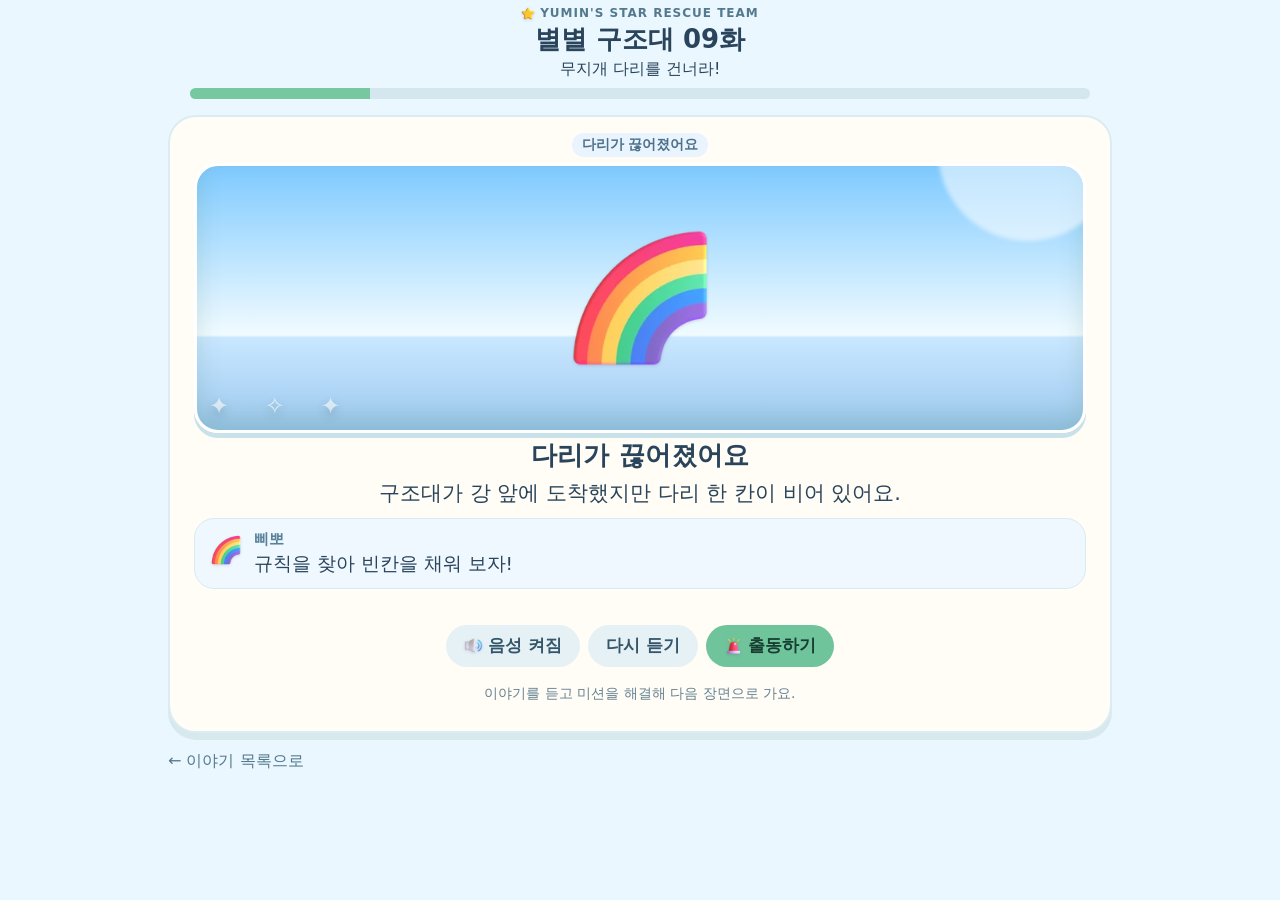
<file: story-rescue-09.html>
<!doctype html><html lang="ko"><head><meta charset="utf-8"><meta name="viewport" content="width=device-width,initial-scale=1"><meta name="theme-color" content="#eaf7ff"><title>별별 구조대 09 · 무지개 다리를 건너라!</title><style>*{box-sizing:border-box}body{margin:0;background:#eaf7ff;color:#29445b;font-family:system-ui,-apple-system,sans-serif}header{text-align:center;padding:15px 12px 8px}.brand{font-size:12px;font-weight:800;letter-spacing:1px;color:#54798d}h1{font-size:23px;margin:6px}.progress{height:9px;background:#d4e7ef;border-radius:20px;max-width:560px;margin:12px auto;overflow:hidden}.bar{height:100%;background:#77c8a0;width:0;transition:.3s}main{max-width:650px;margin:auto;padding:8px 14px 28px}.scene{background:#fffdf5;border:2px solid #d9edf2;border-radius:24px;padding:16px;text-align:center;min-height:470px;box-shadow:0 7px #d7e9ed}.chapter{display:inline-block;padding:5px 12px;border-radius:20px;background:#eaf4ff;color:#4d7189;font-size:13px;font-weight:800}.picture{height:220px;border-radius:22px;background:linear-gradient(180deg,#a8ddff 0%,#dff4ff 58%,#b9dfa8 59%,#80bd83 100%);display:grid;place-items:center;font-size:104px;margin:12px 0;position:relative;overflow:hidden;border:3px solid #fff;box-shadow:inset 0 -12px 24px #397b5830,0 5px 0 #c9e1e9;isolation:isolate;text-shadow:0 5px 10px #355b5b40;animation:sceneIn .35s ease-out}.picture:before{content:"";position:absolute;z-index:-1;width:180px;height:180px;border-radius:50%;background:#fff8;top:-105px;right:-35px;filter:blur(2px)}.picture:after{content:"✦  ✧  ✦";position:absolute;z-index:-1;left:12px;bottom:10px;color:#fff9;font-size:24px;letter-spacing:14px}.picture.forest{background:linear-gradient(180deg,#9bd8ff 0%,#e6f7ff 54%,#b9e6a2 55%,#65ad70 100%)}.picture.fire{background:linear-gradient(180deg,#9bd8ff 0%,#f6f0dc 58%,#f5bd83 59%,#d97858 100%)}.picture.train{background:linear-gradient(180deg,#a6dfff 0%,#f4faff 58%,#b7d8a8 59%,#77a982 100%)}.picture.night{background:linear-gradient(180deg,#172b62 0%,#354d8b 58%,#6479a0 59%,#263d59 100%)}.picture.sky{background:linear-gradient(180deg,#64bfff 0%,#eaf8ff 66%,#c8e9fa 67%,#8ec8e8 100%)}.picture.clinic{background:linear-gradient(180deg,#b7e5ff 0%,#f7fbff 60%,#c4e7d5 61%,#8bc9a8 100%)}.picture.rainbow{background:linear-gradient(180deg,#7fcaff 0%,#f1fbff 64%,#c9e7ff 65%,#9dc9ef 100%)}.picture.village{background:linear-gradient(180deg,#182858 0%,#5d5a9b 57%,#e8b5a2 58%,#8f7792 100%)}@keyframes sceneIn{from{opacity:.65;transform:scale(.97)}to{opacity:1;transform:scale(1)}}h2{font-size:22px;margin:12px 0 8px}.story{font-size:16px;line-height:1.55;min-height:54px}.dialogue{display:flex;gap:10px;text-align:left;background:#f0f8ff;border:1px solid #d8eaf3;border-radius:16px;padding:11px;margin:12px 0}.avatar{font-size:30px}.speaker{font-size:12px;font-weight:800;color:#59829a}.say{font-size:15px;line-height:1.45}.choices{display:grid;grid-template-columns:repeat(3,1fr);gap:8px;margin:15px 0}.choice{background:white;border:2px solid #d7e9ed;border-radius:15px;padding:12px 5px;min-height:68px;font-size:15px;font-weight:bold;color:#29445b}.choice.correct{background:#effbf2;border-color:#70c59a}.choice.wrong{background:#fff0f0;border-color:#e9a2a2}button{cursor:pointer;font:inherit}.primary,.secondary{border:0;border-radius:30px;padding:12px 18px;margin:5px;font-weight:bold}.primary{background:#70c49b;color:#173e32}.secondary{background:#e5f1f5;color:#34566a}.feedback{min-height:28px;color:#41845f;font-weight:bold;font-size:14px}.hint{font-size:13px;color:#668292}.home{display:inline-block;margin:18px 0;color:#52788d;text-decoration:none}@media(max-width:380px){.scene{padding:12px}.picture{height:150px}.choices{gap:5px}.choice{font-size:13px}}</style><link rel="stylesheet" href="assets/3d/emoji-3d.css">
<script src="assets/3d/tts-safe.js"></script>

<style id="story-bigger">
/* ── 이야기 글씨·그림을 크게 — 태블릿에서도 시원하게 ── */
main{max-width:min(980px,94vw);padding:10px 18px 34px}
.scene{padding:clamp(18px,2.6vw,34px);border-radius:28px;min-height:0}
.chapter{font-size:clamp(14px,1.15vw,17px);padding:6px 14px}
h2{font-size:clamp(24px,2.4vw,34px);margin:14px 0 10px;line-height:1.3;word-break:keep-all}
.story{font-size:clamp(19px,1.75vw,27px);line-height:1.75;margin:10px 4px 14px;min-height:0;word-break:keep-all}
.dialogue{padding:clamp(14px,1.5vw,22px);border-radius:20px;gap:14px;margin:16px 0}
.avatar{font-size:clamp(34px,3.2vw,48px);flex:0 0 auto}
.avatar .emoji-3d{width:1em;height:1em}
.speaker{font-size:clamp(13px,1.2vw,17px)}
.say{font-size:clamp(17px,1.6vw,24px);line-height:1.65;word-break:keep-all}
.choices{gap:12px;margin:18px 0}
.choice{font-size:clamp(16px,1.5vw,22px);min-height:clamp(88px,10vh,120px);padding:14px 8px;border-radius:18px}
.choice span{font-size:clamp(38px,4vw,56px)}
.primary,.secondary{font-size:clamp(16px,1.4vw,20px);padding:14px 22px}
.feedback{font-size:clamp(15px,1.3vw,19px);min-height:32px}
.hint{font-size:clamp(14px,1.25vw,18px)}
.story-note{font-size:clamp(12px,1.1vw,15px)}
canvas{height:clamp(170px,24vh,240px)}
@media (min-width:900px){
  header{padding:18px 16px 8px}
  header h1{font-size:30px}
  .progress{max-width:min(900px,92vw);height:11px}
}
@media (max-width:380px){
  .scene{padding:14px}
  .story{font-size:18px}
}
.picture{height:clamp(230px,32vh,360px);font-size:clamp(120px,15vw,190px);border-radius:24px}
@media (max-width:380px){.picture{height:200px;font-size:110px}}
</style>

<style id="story-fit">
/* 태블릿 가로(1280x800)에서 이야기·그림·버튼이 한 화면에 들어오게 */
@media (min-width:900px) and (max-height:900px){
  header{padding:6px 12px 4px}
  header h1{font-size:26px;margin:2px}
  header .progress{margin:8px auto}
  main{padding:4px 18px 18px}
  .scene{padding:16px 24px 14px}
  .chapter{font-size:14px;padding:3px 10px}
  .picture{height:30vh;min-height:200px;font-size:clamp(96px,12vw,150px);margin:6px 0}
  h2{font-size:26px;margin:6px 0 4px}
  .story{font-size:21px;line-height:1.55;margin:4px 2px 8px}
  .dialogue{padding:10px 15px;margin:8px 0;gap:12px}
  .avatar{font-size:32px}
  .say{font-size:18.5px;line-height:1.55}
  .choices{margin:10px 0;gap:10px}
  .choice{min-height:74px;font-size:17px;padding:10px 6px}
  .choice span{font-size:32px;margin-bottom:2px}
  .feedback{min-height:24px;font-size:15px}
  .primary,.secondary{padding:10px 18px;font-size:16.5px;margin:4px}
  .hint{font-size:14px}
  canvas{height:150px}
  .story-note{font-size:12px;margin-top:6px}
  
}
</style>
</head><body><header><div class="brand">⭐ YUMIN'S STAR RESCUE TEAM</div><h1>별별 구조대 09화</h1><div>무지개 다리를 건너라!</div><div class="progress"><div class="bar" id="bar"></div></div></header><main><section class="scene"><div class="chapter" id="chapter"></div><div class="picture" id="picture"></div><h2 id="heading"></h2><p class="story" id="story"></p><div class="dialogue"><div class="avatar" id="avatar">🚓</div><div><div class="speaker" id="speaker"></div><div class="say" id="line"></div></div></div><div id="task"></div><div class="feedback" id="feedback"></div><button class="secondary" id="voice">🔊 음성 켜짐</button><button class="secondary" id="repeat">다시 듣기</button><button class="primary" id="next">출동하기</button><button class="secondary" id="exit" style="display:none" onclick="location.href='index.html#learnSection'">📚 학습으로 이어가기</button><p class="hint">이야기를 듣고 미션을 해결해 다음 장면으로 가요.</p></section><a class="home" href="stories.html">← 이야기 목록으로</a></main><script>const scenes=[{"chapter":"다리가 끊어졌어요","text":"구조대가 강 앞에 도착했지만 다리 한 칸이 비어 있어요.","speaker":"삐뽀","line":"규칙을 찾아 빈칸을 채워 보자!","emoji":"🌈","choices":null},{"chapter":"첫 번째 규칙 · 색깔","text":"빨강, 파랑, 빨강, 다음에는 어떤 색일까요?","speaker":"씽씽","line":"같은 순서가 반복되고 있어!","emoji":"🎨","choices":["빨강","파랑","노랑"],"answer":1},{"chapter":"두 번째 규칙 · 모양","text":"동그라미, 세모, 동그라미, 다음 모양은?","speaker":"부엉이","line":"모양 순서를 이어 줘!","emoji":"🔵","choices":["동그라미","세모","네모"],"answer":1},{"chapter":"세 번째 규칙 · 순서","text":"작은 발자국 다음에 큰 발자국이 반복돼요.","speaker":"삐뽀","line":"작은 발자국 다음에 무엇이 올까?","emoji":"🐾","choices":["작은 발자국","큰 발자국"],"answer":1},{"chapter":"다리 완성!","text":"규칙을 찾아 무지개 다리를 완성했어요. 별 조각을 얻었어요!","speaker":"모두","line":"우리가 함께 해냈어!","emoji":"🌈","choices":null}];const id=x=>document.getElementById(x);const key="rescue09-step";let step=+(localStorage.getItem(key)||0);if(step<0||step>=scenes.length)step=0;let voice=true;function sceneTheme(s){const t=s.chapter+" "+s.text;if(/소방|불꽃|연기|호스/.test(t))return "fire";if(/기차|신호|기관사|역/.test(t))return "train";if(/별빛|별등|별 조각|밤|마을/.test(t))return "night";if(/헬기|하늘|비행/.test(t))return "sky";if(/곰|병원|아픈|치료/.test(t))return "clinic";if(/무지개|다리|구름/.test(t))return "rainbow";if(/마지막|마을/.test(t))return "village";return "forest"}function say(){if(!voice||!("speechSynthesis"in window))return;speechSynthesis.cancel();let s=scenes[step];let u=new SpeechSynthesisUtterance(s.chapter+". "+s.text+" "+s.speaker+". "+s.line);u.lang="ko-KR";speechSynthesis.speak(u)}function advance(){if(step<scenes.length-1){step++;localStorage.setItem(key,step);render()}}function render(){let s=scenes[step];if("speechSynthesis"in window)speechSynthesis.cancel();id("chapter").textContent=s.chapter;id("heading").textContent=s.chapter;id("story").textContent=s.text;id("speaker").textContent=s.speaker;id("line").textContent=s.line;id("avatar").textContent=s.emoji;id("picture").textContent=s.emoji;id("picture").className="picture "+sceneTheme(s);id("bar").style.width=((step+1)/scenes.length*100)+"%";id("feedback").textContent="";id("task").innerHTML="";id("next").style.display="inline-block";id("exit").style.display=step===scenes.length-1?"inline-block":"none";id("next").textContent=step===0?"🚨 출동하기":step===scenes.length-1?"처음부터 다시 보기":"다음 장면";if(s.choices){id("next").style.display="none";let w=document.createElement("div");w.className="choices";s.choices.forEach((v,i)=>{let b=document.createElement("button");b.className="choice";b.textContent=v;b.onclick=()=>{if(i===s.answer){b.classList.add("correct");id("feedback").textContent="정답이야! 단서를 찾았어.";w.querySelectorAll("button").forEach(x=>x.disabled=true);setTimeout(advance,850)}else{id("feedback").textContent="다시 한 번 생각해 보자!";b.classList.add("wrong")}};w.appendChild(b)});id("task").appendChild(w)}if(step===scenes.length-1){let stars=JSON.parse(localStorage.getItem("rescue-stars")||"[]");if(!stars.includes(9)){stars.push(9);localStorage.setItem("rescue-stars",JSON.stringify(stars))}id("feedback").textContent="🌟 임무 완료! 별빛 지도 조각을 획득했어요!";id("next").textContent="이야기 다시 보기"}say()}id("next").onclick=()=>{if(step===scenes.length-1){step=0;localStorage.setItem(key,0);render()}else advance()};id("repeat").onclick=say;id("voice").onclick=()=>{voice=!voice;id("voice").textContent=voice?"🔊 음성 켜짐":"🔇 음성 꺼짐";if(!voice&&"speechSynthesis"in window)speechSynthesis.cancel()};render();</script><script src="assets/3d/emoji-3d.js" defer></script>
</body></html>
</file>
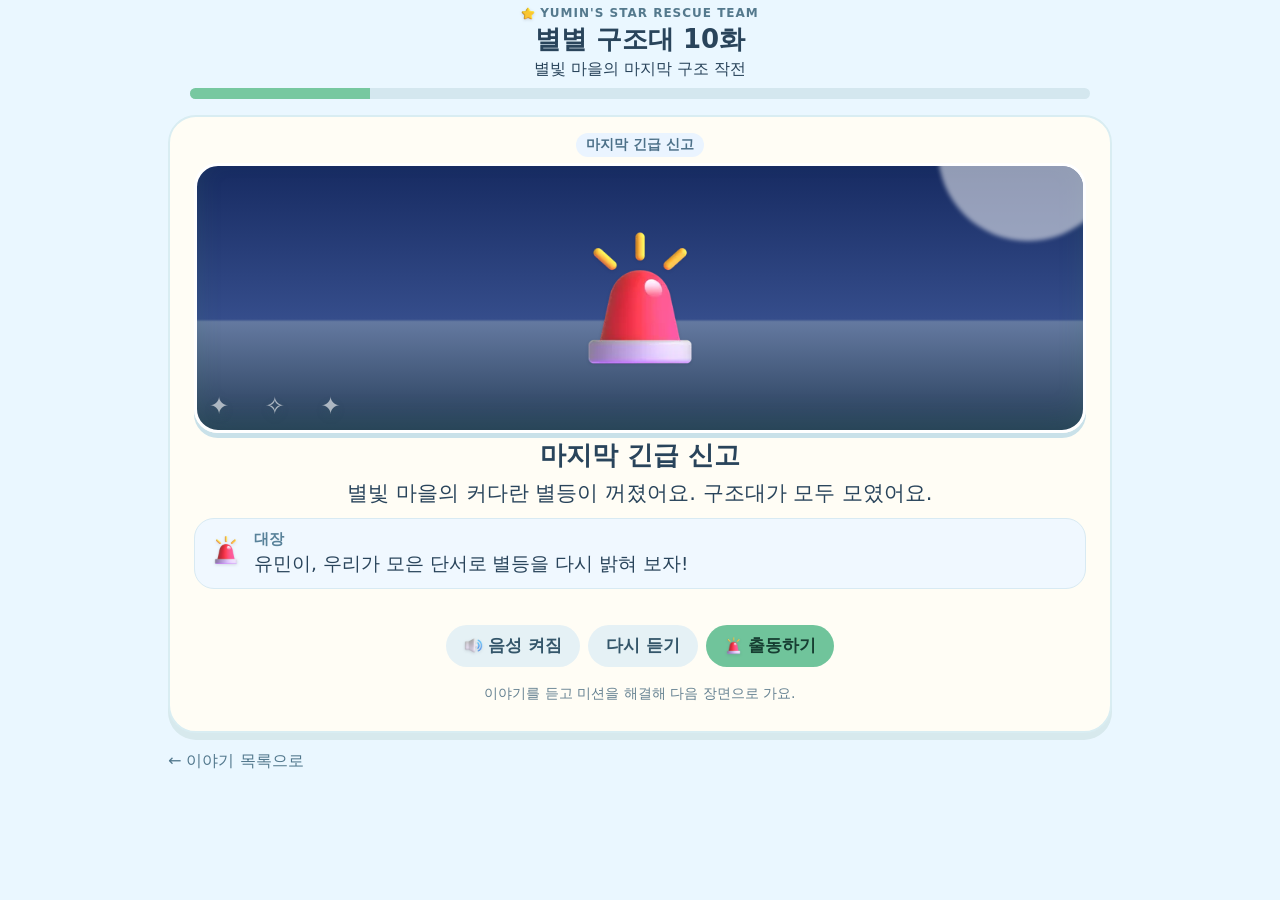
<file: story-rescue-10.html>
<!doctype html><html lang="ko"><head><meta charset="utf-8"><meta name="viewport" content="width=device-width,initial-scale=1"><meta name="theme-color" content="#eaf7ff"><title>별별 구조대 10 · 별빛 마을의 마지막 구조 작전</title><style>*{box-sizing:border-box}body{margin:0;background:#eaf7ff;color:#29445b;font-family:system-ui,-apple-system,sans-serif}header{text-align:center;padding:15px 12px 8px}.brand{font-size:12px;font-weight:800;letter-spacing:1px;color:#54798d}h1{font-size:23px;margin:6px}.progress{height:9px;background:#d4e7ef;border-radius:20px;max-width:560px;margin:12px auto;overflow:hidden}.bar{height:100%;background:#77c8a0;width:0;transition:.3s}main{max-width:650px;margin:auto;padding:8px 14px 28px}.scene{background:#fffdf5;border:2px solid #d9edf2;border-radius:24px;padding:16px;text-align:center;min-height:470px;box-shadow:0 7px #d7e9ed}.chapter{display:inline-block;padding:5px 12px;border-radius:20px;background:#eaf4ff;color:#4d7189;font-size:13px;font-weight:800}.picture{height:220px;border-radius:22px;background:linear-gradient(180deg,#a8ddff 0%,#dff4ff 58%,#b9dfa8 59%,#80bd83 100%);display:grid;place-items:center;font-size:104px;margin:12px 0;position:relative;overflow:hidden;border:3px solid #fff;box-shadow:inset 0 -12px 24px #397b5830,0 5px 0 #c9e1e9;isolation:isolate;text-shadow:0 5px 10px #355b5b40;animation:sceneIn .35s ease-out}.picture:before{content:"";position:absolute;z-index:-1;width:180px;height:180px;border-radius:50%;background:#fff8;top:-105px;right:-35px;filter:blur(2px)}.picture:after{content:"✦  ✧  ✦";position:absolute;z-index:-1;left:12px;bottom:10px;color:#fff9;font-size:24px;letter-spacing:14px}.picture.forest{background:linear-gradient(180deg,#9bd8ff 0%,#e6f7ff 54%,#b9e6a2 55%,#65ad70 100%)}.picture.fire{background:linear-gradient(180deg,#9bd8ff 0%,#f6f0dc 58%,#f5bd83 59%,#d97858 100%)}.picture.train{background:linear-gradient(180deg,#a6dfff 0%,#f4faff 58%,#b7d8a8 59%,#77a982 100%)}.picture.night{background:linear-gradient(180deg,#172b62 0%,#354d8b 58%,#6479a0 59%,#263d59 100%)}.picture.sky{background:linear-gradient(180deg,#64bfff 0%,#eaf8ff 66%,#c8e9fa 67%,#8ec8e8 100%)}.picture.clinic{background:linear-gradient(180deg,#b7e5ff 0%,#f7fbff 60%,#c4e7d5 61%,#8bc9a8 100%)}.picture.rainbow{background:linear-gradient(180deg,#7fcaff 0%,#f1fbff 64%,#c9e7ff 65%,#9dc9ef 100%)}.picture.village{background:linear-gradient(180deg,#182858 0%,#5d5a9b 57%,#e8b5a2 58%,#8f7792 100%)}@keyframes sceneIn{from{opacity:.65;transform:scale(.97)}to{opacity:1;transform:scale(1)}}h2{font-size:22px;margin:12px 0 8px}.story{font-size:16px;line-height:1.55;min-height:54px}.dialogue{display:flex;gap:10px;text-align:left;background:#f0f8ff;border:1px solid #d8eaf3;border-radius:16px;padding:11px;margin:12px 0}.avatar{font-size:30px}.speaker{font-size:12px;font-weight:800;color:#59829a}.say{font-size:15px;line-height:1.45}.choices{display:grid;grid-template-columns:repeat(3,1fr);gap:8px;margin:15px 0}.choice{background:white;border:2px solid #d7e9ed;border-radius:15px;padding:12px 5px;min-height:68px;font-size:15px;font-weight:bold;color:#29445b}.choice.correct{background:#effbf2;border-color:#70c59a}.choice.wrong{background:#fff0f0;border-color:#e9a2a2}button{cursor:pointer;font:inherit}.primary,.secondary{border:0;border-radius:30px;padding:12px 18px;margin:5px;font-weight:bold}.primary{background:#70c49b;color:#173e32}.secondary{background:#e5f1f5;color:#34566a}.feedback{min-height:28px;color:#41845f;font-weight:bold;font-size:14px}.hint{font-size:13px;color:#668292}.home{display:inline-block;margin:18px 0;color:#52788d;text-decoration:none}@media(max-width:380px){.scene{padding:12px}.picture{height:150px}.choices{gap:5px}.choice{font-size:13px}}</style><link rel="stylesheet" href="assets/3d/emoji-3d.css">
<script src="assets/3d/tts-safe.js"></script>

<style id="story-bigger">
/* ── 이야기 글씨·그림을 크게 — 태블릿에서도 시원하게 ── */
main{max-width:min(980px,94vw);padding:10px 18px 34px}
.scene{padding:clamp(18px,2.6vw,34px);border-radius:28px;min-height:0}
.chapter{font-size:clamp(14px,1.15vw,17px);padding:6px 14px}
h2{font-size:clamp(24px,2.4vw,34px);margin:14px 0 10px;line-height:1.3;word-break:keep-all}
.story{font-size:clamp(19px,1.75vw,27px);line-height:1.75;margin:10px 4px 14px;min-height:0;word-break:keep-all}
.dialogue{padding:clamp(14px,1.5vw,22px);border-radius:20px;gap:14px;margin:16px 0}
.avatar{font-size:clamp(34px,3.2vw,48px);flex:0 0 auto}
.avatar .emoji-3d{width:1em;height:1em}
.speaker{font-size:clamp(13px,1.2vw,17px)}
.say{font-size:clamp(17px,1.6vw,24px);line-height:1.65;word-break:keep-all}
.choices{gap:12px;margin:18px 0}
.choice{font-size:clamp(16px,1.5vw,22px);min-height:clamp(88px,10vh,120px);padding:14px 8px;border-radius:18px}
.choice span{font-size:clamp(38px,4vw,56px)}
.primary,.secondary{font-size:clamp(16px,1.4vw,20px);padding:14px 22px}
.feedback{font-size:clamp(15px,1.3vw,19px);min-height:32px}
.hint{font-size:clamp(14px,1.25vw,18px)}
.story-note{font-size:clamp(12px,1.1vw,15px)}
canvas{height:clamp(170px,24vh,240px)}
@media (min-width:900px){
  header{padding:18px 16px 8px}
  header h1{font-size:30px}
  .progress{max-width:min(900px,92vw);height:11px}
}
@media (max-width:380px){
  .scene{padding:14px}
  .story{font-size:18px}
}
.picture{height:clamp(230px,32vh,360px);font-size:clamp(120px,15vw,190px);border-radius:24px}
@media (max-width:380px){.picture{height:200px;font-size:110px}}
</style>

<style id="story-fit">
/* 태블릿 가로(1280x800)에서 이야기·그림·버튼이 한 화면에 들어오게 */
@media (min-width:900px) and (max-height:900px){
  header{padding:6px 12px 4px}
  header h1{font-size:26px;margin:2px}
  header .progress{margin:8px auto}
  main{padding:4px 18px 18px}
  .scene{padding:16px 24px 14px}
  .chapter{font-size:14px;padding:3px 10px}
  .picture{height:30vh;min-height:200px;font-size:clamp(96px,12vw,150px);margin:6px 0}
  h2{font-size:26px;margin:6px 0 4px}
  .story{font-size:21px;line-height:1.55;margin:4px 2px 8px}
  .dialogue{padding:10px 15px;margin:8px 0;gap:12px}
  .avatar{font-size:32px}
  .say{font-size:18.5px;line-height:1.55}
  .choices{margin:10px 0;gap:10px}
  .choice{min-height:74px;font-size:17px;padding:10px 6px}
  .choice span{font-size:32px;margin-bottom:2px}
  .feedback{min-height:24px;font-size:15px}
  .primary,.secondary{padding:10px 18px;font-size:16.5px;margin:4px}
  .hint{font-size:14px}
  canvas{height:150px}
  .story-note{font-size:12px;margin-top:6px}
  
}
</style>
</head><body><header><div class="brand">⭐ YUMIN'S STAR RESCUE TEAM</div><h1>별별 구조대 10화</h1><div>별빛 마을의 마지막 구조 작전</div><div class="progress"><div class="bar" id="bar"></div></div></header><main><section class="scene"><div class="chapter" id="chapter"></div><div class="picture" id="picture"></div><h2 id="heading"></h2><p class="story" id="story"></p><div class="dialogue"><div class="avatar" id="avatar">🚓</div><div><div class="speaker" id="speaker"></div><div class="say" id="line"></div></div></div><div id="task"></div><div class="feedback" id="feedback"></div><button class="secondary" id="voice">🔊 음성 켜짐</button><button class="secondary" id="repeat">다시 듣기</button><button class="primary" id="next">출동하기</button><button class="secondary" id="exit" style="display:none" onclick="location.href='index.html#learnSection'">📚 학습으로 이어가기</button><p class="hint">이야기를 듣고 미션을 해결해 다음 장면으로 가요.</p></section><a class="home" href="stories.html">← 이야기 목록으로</a></main><script>const scenes=[{"chapter":"마지막 긴급 신고","text":"별빛 마을의 커다란 별등이 꺼졌어요. 구조대가 모두 모였어요.","speaker":"대장","line":"유민이, 우리가 모은 단서로 별등을 다시 밝혀 보자!","emoji":"🚨","choices":null},{"chapter":"첫 번째 미션 · 글자","text":"별등을 켜려면 ㄱ, ㄴ, ㄷ 중 ㄷ을 찾아야 해요.","speaker":"삐뽀","line":"ㄷ을 골라 줘!","emoji":"🔤","choices":["ㄱ","ㄴ","ㄷ"],"answer":2},{"chapter":"두 번째 미션 · 숫자","text":"별등에 별 세 개를 꽂아야 해요.","speaker":"씽씽","line":"별 세 개를 뜻하는 숫자는 무엇일까?","emoji":"⭐","choices":["1","2","3"],"answer":2},{"chapter":"세 번째 미션 · 모양","text":"마지막 열쇠는 세모 모양이에요.","speaker":"부엉이","line":"세모 모양을 찾아 줘!","emoji":"🔺","choices":["동그라미","세모","네모"],"answer":1},{"chapter":"별빛 마을 구출 성공!","text":"마을의 별등이 환하게 켜졌어요! 열 개의 모험을 완수한 유민이에게 황금 별 배지가 주어졌어요.","speaker":"모두","line":"유민이는 우리 별별 구조대의 멋진 대장이야!","emoji":"🏆","choices":null}];const id=x=>document.getElementById(x);const key="rescue10-step";let step=+(localStorage.getItem(key)||0);if(step<0||step>=scenes.length)step=0;let voice=true;function sceneTheme(s){const t=s.chapter+" "+s.text;if(/소방|불꽃|연기|호스/.test(t))return "fire";if(/기차|신호|기관사|역/.test(t))return "train";if(/별빛|별등|별 조각|밤|마을/.test(t))return "night";if(/헬기|하늘|비행/.test(t))return "sky";if(/곰|병원|아픈|치료/.test(t))return "clinic";if(/무지개|다리|구름/.test(t))return "rainbow";if(/마지막|마을/.test(t))return "village";return "forest"}function say(){if(!voice||!("speechSynthesis"in window))return;speechSynthesis.cancel();let s=scenes[step];let u=new SpeechSynthesisUtterance(s.chapter+". "+s.text+" "+s.speaker+". "+s.line);u.lang="ko-KR";speechSynthesis.speak(u)}function advance(){if(step<scenes.length-1){step++;localStorage.setItem(key,step);render()}}function render(){let s=scenes[step];if("speechSynthesis"in window)speechSynthesis.cancel();id("chapter").textContent=s.chapter;id("heading").textContent=s.chapter;id("story").textContent=s.text;id("speaker").textContent=s.speaker;id("line").textContent=s.line;id("avatar").textContent=s.emoji;id("picture").textContent=s.emoji;id("picture").className="picture "+sceneTheme(s);id("bar").style.width=((step+1)/scenes.length*100)+"%";id("feedback").textContent="";id("task").innerHTML="";id("next").style.display="inline-block";id("exit").style.display=step===scenes.length-1?"inline-block":"none";id("next").textContent=step===0?"🚨 출동하기":step===scenes.length-1?"처음부터 다시 보기":"다음 장면";if(s.choices){id("next").style.display="none";let w=document.createElement("div");w.className="choices";s.choices.forEach((v,i)=>{let b=document.createElement("button");b.className="choice";b.textContent=v;b.onclick=()=>{if(i===s.answer){b.classList.add("correct");id("feedback").textContent="정답이야! 단서를 찾았어.";w.querySelectorAll("button").forEach(x=>x.disabled=true);setTimeout(advance,850)}else{id("feedback").textContent="다시 한 번 생각해 보자!";b.classList.add("wrong")}};w.appendChild(b)});id("task").appendChild(w)}if(step===scenes.length-1){let stars=JSON.parse(localStorage.getItem("rescue-stars")||"[]");if(!stars.includes(10)){stars.push(10);localStorage.setItem("rescue-stars",JSON.stringify(stars))}id("feedback").textContent="🌟 임무 완료! 별빛 지도 조각을 획득했어요!";id("next").textContent="이야기 다시 보기"}say()}id("next").onclick=()=>{if(step===scenes.length-1){step=0;localStorage.setItem(key,0);render()}else advance()};id("repeat").onclick=say;id("voice").onclick=()=>{voice=!voice;id("voice").textContent=voice?"🔊 음성 켜짐":"🔇 음성 꺼짐";if(!voice&&"speechSynthesis"in window)speechSynthesis.cancel()};render();</script><script src="assets/3d/emoji-3d.js" defer></script>
</body></html>
</file>
<file: assets/3d/emoji-3d.css>
/* assets/3d/emoji-3d.css — 별별 탐험대 3D 이모지 공용 스타일 (build.py가 만든다) */
.emoji-3d{
  display:inline-block;width:1.15em;height:1.15em;
  vertical-align:-.21em;object-fit:contain;
  -webkit-user-select:none;user-select:none;pointer-events:none;
  filter:drop-shadow(0 1px 1.5px rgba(24,20,50,.14));
}
.emo-run{
  display:inline-flex;flex-wrap:wrap;justify-content:center;align-items:center;
  gap:.06em;max-width:100%;vertical-align:-.21em;
}
.emo-run .emoji-3d{display:block;vertical-align:baseline}
.avatar .emoji-3d,.brand .emoji-3d,.brand-mark .emoji-3d,.chapter .emoji-3d{vertical-align:middle}
.picture .emoji-3d{width:1em;height:1em;vertical-align:middle}
</file>
